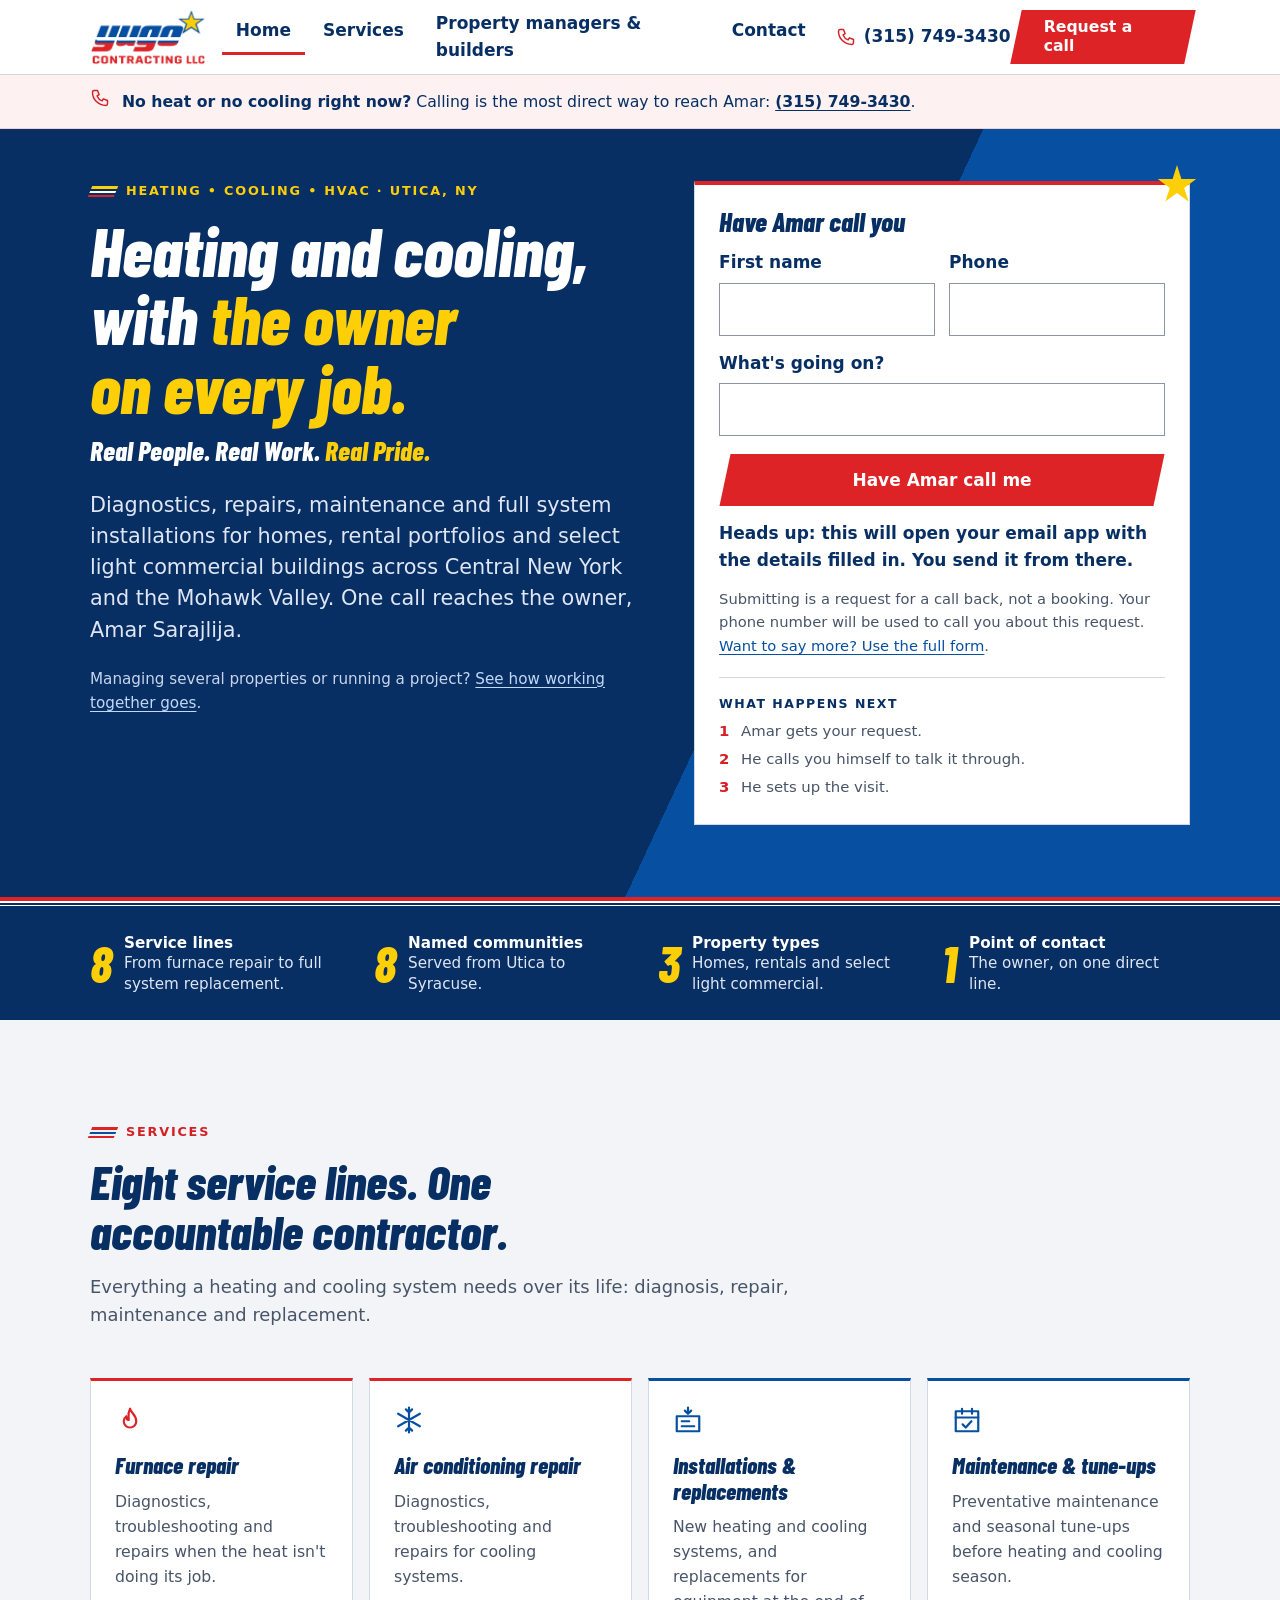
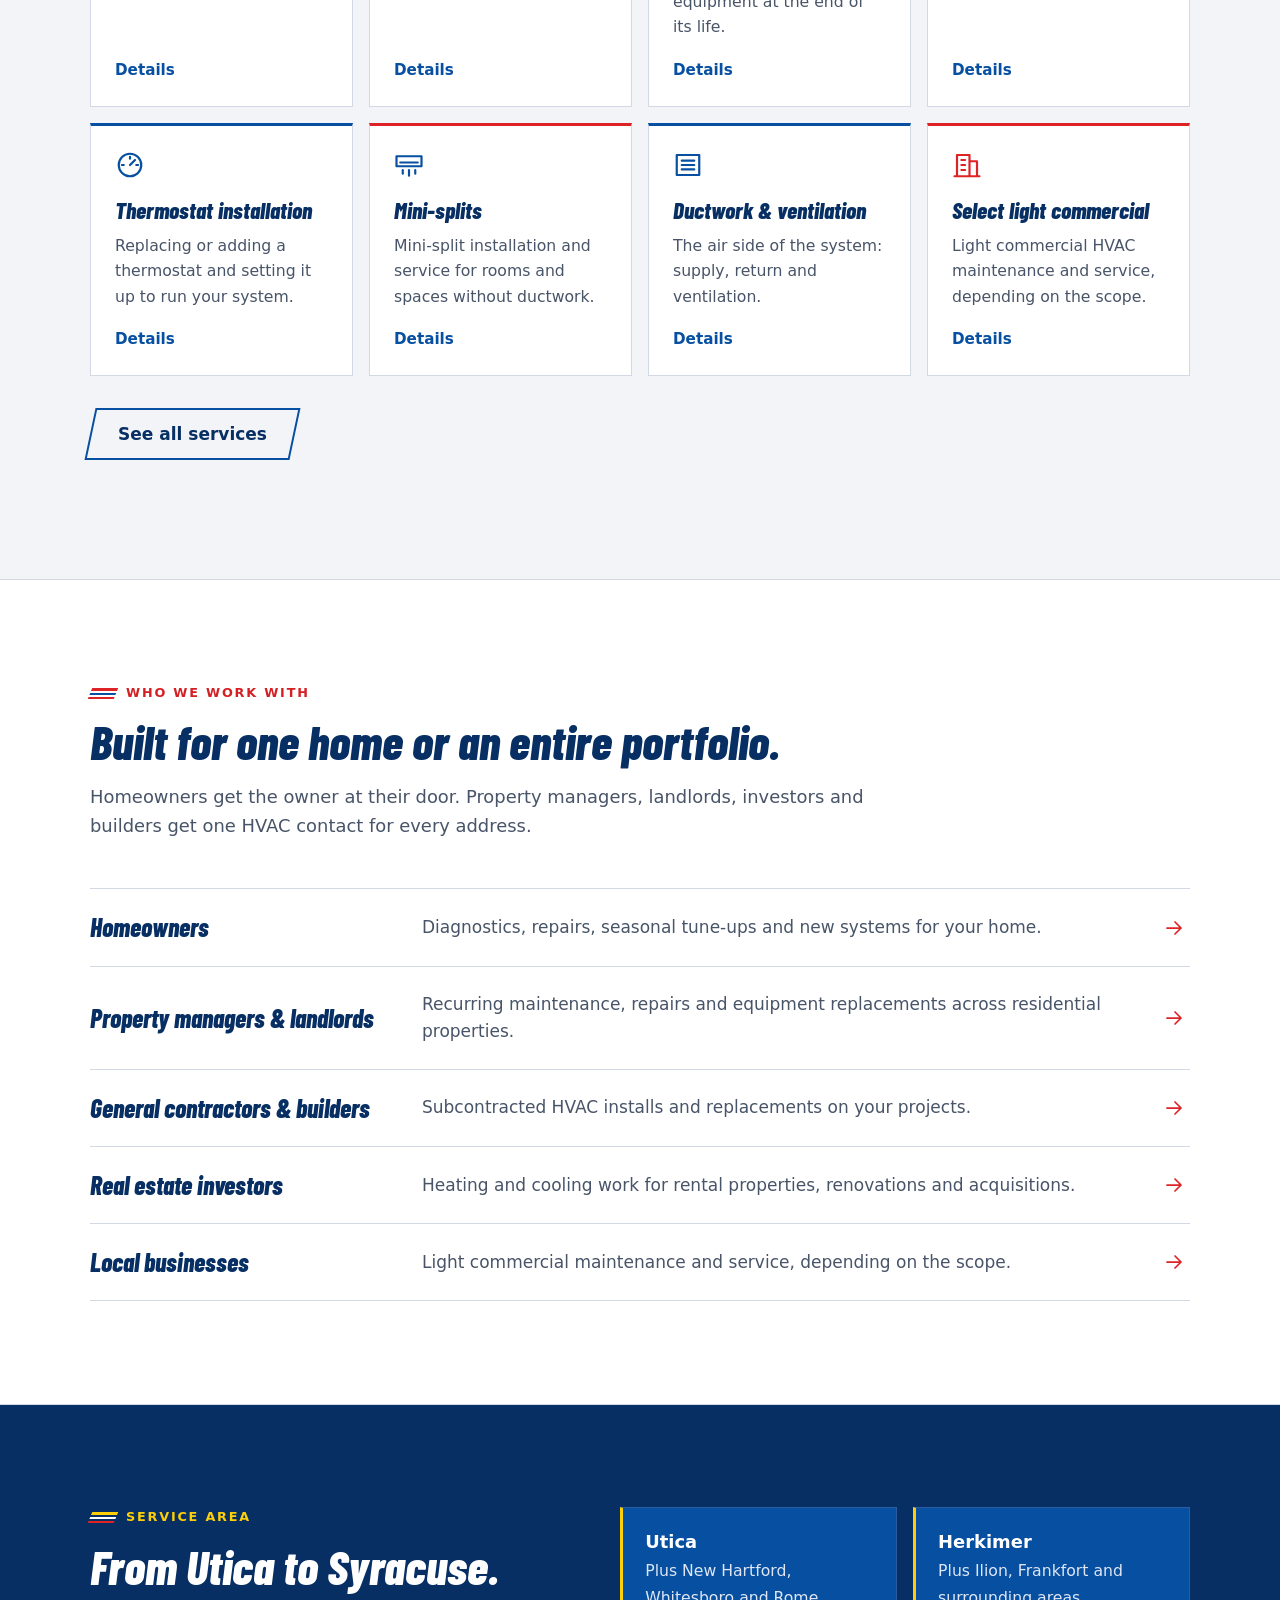
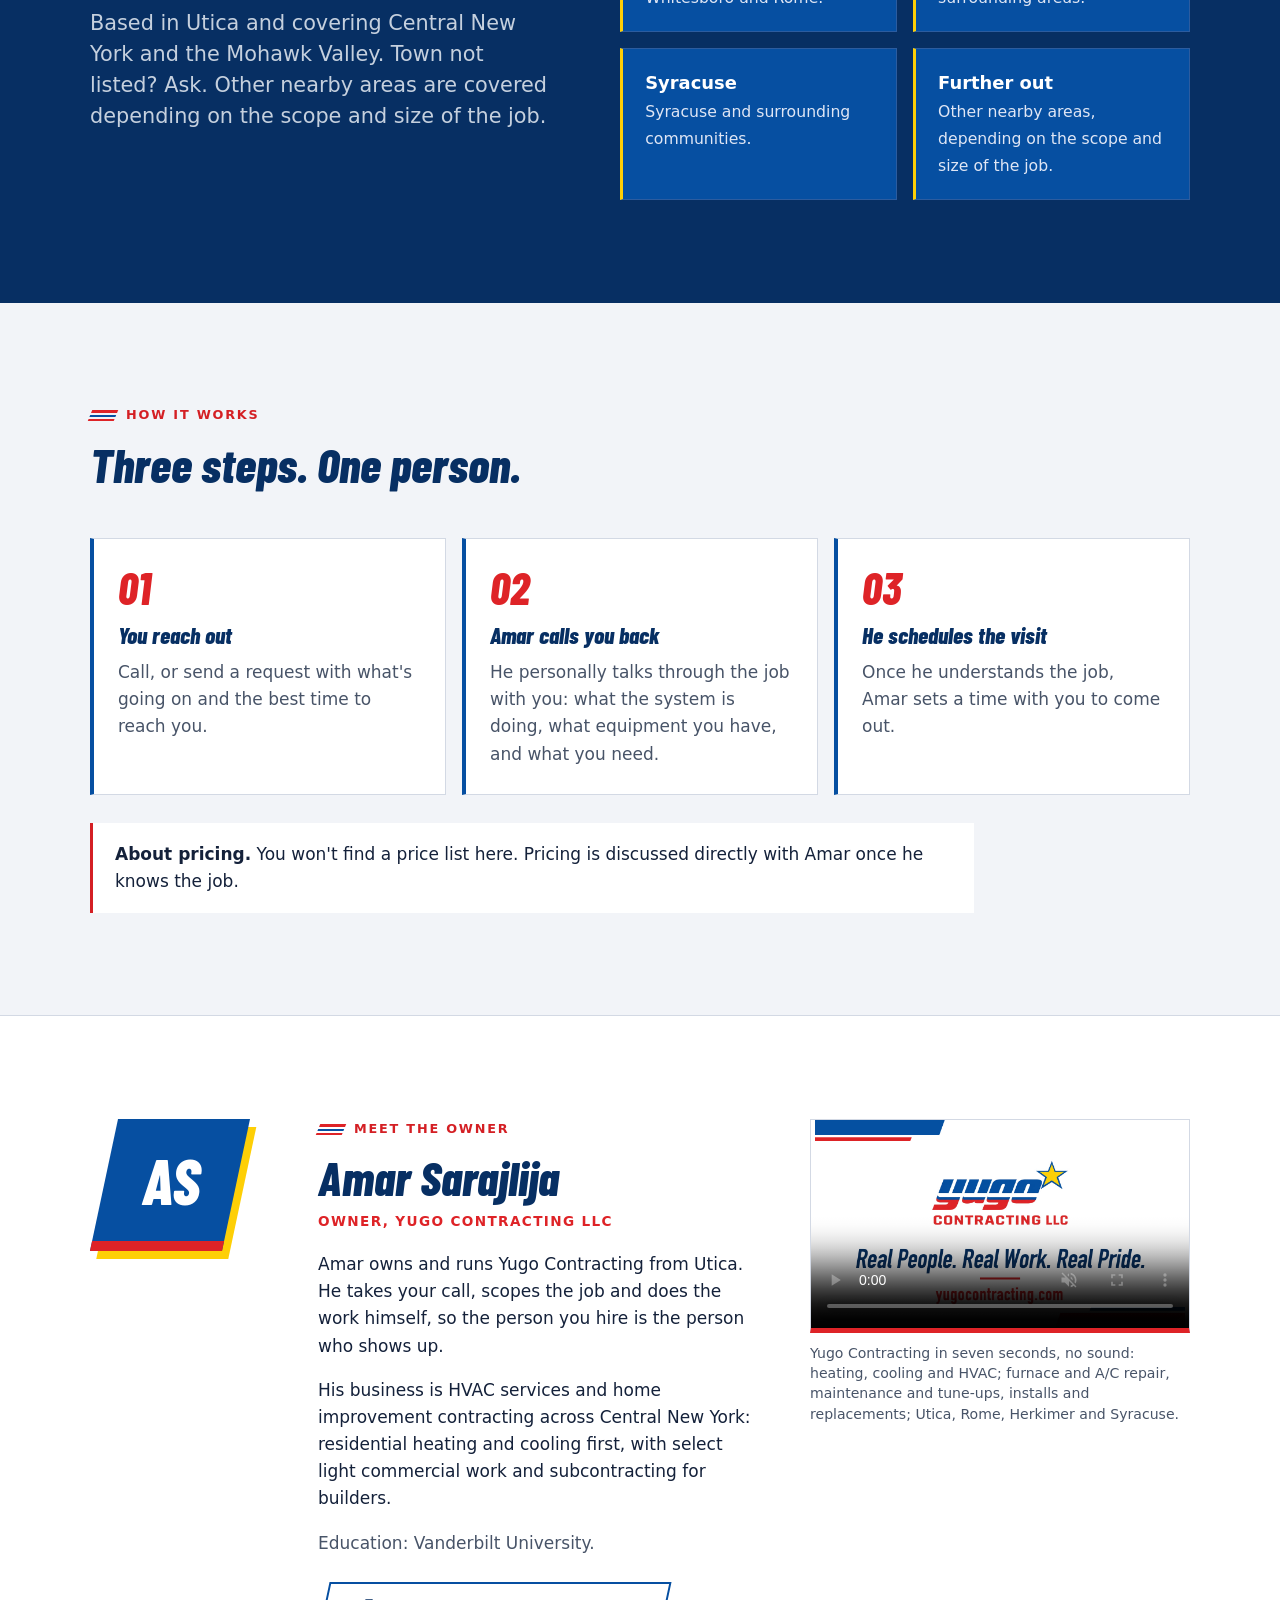
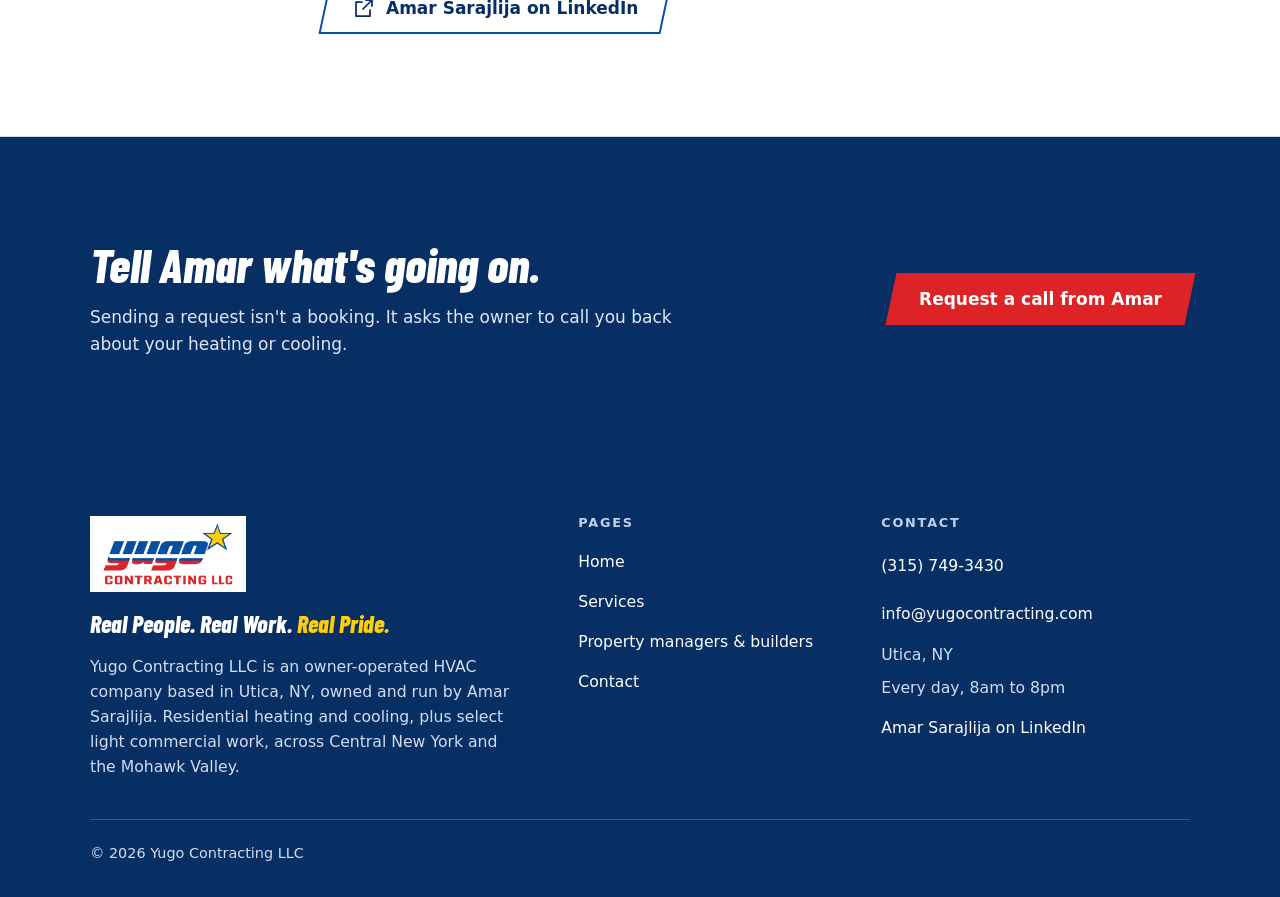
<file: index.html>
<!doctype html>
<html lang="en">
<head>
  <meta charset="utf-8">
  <meta name="viewport" content="width=device-width, initial-scale=1">
  <meta name="theme-color" content="#064fa1">
  <meta name="format-detection" content="telephone=no">
  <meta property="og:type" content="website">
  <meta property="og:site_name" content="Yugo Contracting LLC">
  <link rel="canonical" href="https://www.yugocontracting.com/">
  <meta property="og:url" content="https://www.yugocontracting.com/">
  <meta property="og:image" content="https://www.yugocontracting.com/assets/yugo-promo-poster.jpg">
  <meta property="og:image:width" content="1280">
  <meta property="og:image:height" content="720">
  <meta property="og:image:alt" content="Yugo Contracting LLC logo with the tagline Real People. Real Work. Real Pride.">
  <meta property="og:video" content="https://www.yugocontracting.com/assets/yugo-promo.mp4">
  <meta property="og:video:url" content="https://www.yugocontracting.com/assets/yugo-promo.mp4">
  <meta property="og:video:secure_url" content="https://www.yugocontracting.com/assets/yugo-promo.mp4">
  <meta property="og:video:type" content="video/mp4">
  <meta property="og:video:width" content="1280">
  <meta property="og:video:height" content="720">
  <meta name="twitter:card" content="summary_large_image">
  <meta name="twitter:image" content="https://www.yugocontracting.com/assets/yugo-promo-poster.jpg">
  <link rel="icon" href="assets/favicon.png" type="image/png">
  <link rel="apple-touch-icon" href="assets/apple-touch-icon.png">
  <link rel="preconnect" href="https://fonts.googleapis.com">
  <link rel="preconnect" href="https://fonts.gstatic.com" crossorigin>
  <link rel="stylesheet" href="https://fonts.googleapis.com/css2?family=Barlow+Condensed:ital,wght@1,800&amp;display=swap">
  <link rel="stylesheet" href="assets/styles.css">
  <title>Yugo Contracting | Owner-operated HVAC in Utica, NY</title>
  <meta name="description" content="Yugo Contracting LLC is an owner-operated HVAC company in Utica, NY. Heating and cooling diagnostics, repairs, maintenance and installations across Central New York and the Mohawk Valley.">
  <meta property="og:title" content="Yugo Contracting | Owner-operated HVAC in Utica, NY">
  <meta property="og:description" content="Heating and cooling diagnostics, repairs, maintenance and installations across Central New York and the Mohawk Valley. You deal with the owner.">
  <script type="application/ld+json" id="ld-business">
  {
    "@context": "https://schema.org",
    "@type": "HVACBusiness",
    "name": "Yugo Contracting LLC",
    "description": "Owner-operated HVAC company based in Utica, NY. Residential heating and cooling diagnostics, repairs, maintenance, installations and replacements, and select light commercial HVAC.",
    "founder": { "@type": "Person", "name": "Amar Sarajlija", "jobTitle": "Owner" },
    "address": {
      "@type": "PostalAddress",
      "addressLocality": "Utica",
      "addressRegion": "NY",
      "addressCountry": "US"
    },
    "areaServed": [
      { "@type": "Place", "name": "Utica, NY" },
      { "@type": "Place", "name": "New Hartford, NY" },
      { "@type": "Place", "name": "Whitesboro, NY" },
      { "@type": "Place", "name": "Rome, NY" },
      { "@type": "Place", "name": "Herkimer, NY" },
      { "@type": "Place", "name": "Ilion, NY" },
      { "@type": "Place", "name": "Frankfort, NY" },
      { "@type": "Place", "name": "Syracuse, NY" }
    ]
  }
  </script>
</head>
<body>
  <a class="skip" href="#main">Skip to content</a>

  <svg class="sprite" aria-hidden="true" focusable="false">
    <symbol id="mark" viewBox="0 0 164 62">
      <defs>
        <linearGradient id="yugo-split" gradientUnits="userSpaceOnUse" x1="0" y1="14" x2="0" y2="38">
          <stop offset="0" stop-color="#064fa1"/><stop offset="0.44" stop-color="#064fa1"/>
          <stop offset="0.44" stop-color="#ffffff"/><stop offset="0.5" stop-color="#ffffff"/>
          <stop offset="0.5" stop-color="#de2327"/><stop offset="0.6" stop-color="#de2327"/>
          <stop offset="0.6" stop-color="#ffffff"/><stop offset="0.65" stop-color="#ffffff"/>
          <stop offset="0.65" stop-color="#de2327"/><stop offset="1" stop-color="#de2327"/>
        </linearGradient>
      </defs>
      <text x="77" y="38" text-anchor="middle" textLength="92" lengthAdjust="spacingAndGlyphs" font-family="'Barlow Condensed','Arial Narrow','Helvetica Neue',Arial,sans-serif" font-size="33" font-style="italic" font-weight="800" fill="url(#yugo-split)">YUGO</text>
      <text x="73" y="50.500" text-anchor="middle" textLength="100" lengthAdjust="spacingAndGlyphs" font-family="'Barlow Condensed','Arial Narrow','Helvetica Neue',Arial,sans-serif" font-size="10.500" font-style="italic" font-weight="800" fill="#de2327">CONTRACTING LLC</text>
      <polygon transform="translate(148 12) scale(1.150)" points="0,-10 2.245,-3.090 9.510,-3.090 3.633,1.180 5.880,8.090 0,3.820 -5.880,8.090 -3.633,1.180 -9.510,-3.090 -2.245,-3.090" fill="#fecf06" stroke="#ffffff" stroke-width="1.500" stroke-linejoin="miter"/>
    </symbol>
    <symbol id="i-star" viewBox="-10 -10 20 20"><polygon points="0,-10 2.245,-3.090 9.510,-3.090 3.633,1.180 5.880,8.090 0,3.820 -5.880,8.090 -3.633,1.180 -9.510,-3.090 -2.245,-3.090"/></symbol>
    <symbol id="i-ext" viewBox="0 0 24 24"><path d="M14 4h6v6M20 4l-9 9M18 14v6H4V6h6"/></symbol>
    <symbol id="i-flame" viewBox="0 0 24 24"><path d="M12 3c1 3.500 5 5 5 10a5 5 0 0 1-10 0c0-2 1-3.200 2-4 0 2 1 3 2 3 0-3-1-5 1-9z"/></symbol>
    <symbol id="i-snow" viewBox="0 0 24 24"><path d="M12 2v20M3.300 7l17.400 10M20.700 7 3.300 17M12 6 9.500 3.500M12 6l2.500-2.500M12 18l-2.500 2.500M12 18l2.500 2.500"/></symbol>
    <symbol id="i-system" viewBox="0 0 24 24"><rect x="3" y="9" width="18" height="12"/><path d="M7 13h6M7 17h10M12 2v4.500M9.500 4.500 12 7l2.500-2.500"/></symbol>
    <symbol id="i-calendar" viewBox="0 0 24 24"><rect x="3" y="5" width="18" height="16"/><path d="M3 10h18M8 3v4M16 3v4M8.500 15.500l2.500 2.500 4.500-5"/></symbol>
    <symbol id="i-thermostat" viewBox="0 0 24 24"><circle cx="12" cy="12" r="9"/><path d="M12 12l4-4M12 5.500v1.500M5.500 12H7M17 12h1.500"/></symbol>
    <symbol id="i-split" viewBox="0 0 24 24"><rect x="2" y="5" width="20" height="8"/><path d="M5 10h14M7 16v3M12 16v4.500M17 16v3"/></symbol>
    <symbol id="i-duct" viewBox="0 0 24 24"><rect x="3" y="4" width="18" height="16"/><path d="M7 8.500h10M7 12h10M7 15.500h10"/></symbol>
    <symbol id="i-building" viewBox="0 0 24 24"><path d="M4 21V4h10v17M14 9h6v12M2 21h20M7.500 8h3M7.500 12h3M7.500 16h3"/></symbol>
    <symbol id="i-phone" viewBox="0 0 24 24"><path d="M5 3h4l2 5-2.500 1.500a11 11 0 0 0 6 6L16 13l5 2v4a2 2 0 0 1-2 2A16 16 0 0 1 3 5a2 2 0 0 1 2-2z"/></symbol>
    <symbol id="i-mail" viewBox="0 0 24 24"><rect x="3" y="5" width="18" height="14"/><path d="m3 7 9 6 9-6"/></symbol>
    <symbol id="i-pin" viewBox="0 0 24 24"><path d="M12 21s7-6.200 7-11a7 7 0 0 0-14 0c0 4.800 7 11 7 11z"/><circle cx="12" cy="10" r="2.500"/></symbol>
    <symbol id="i-clock" viewBox="0 0 24 24"><circle cx="12" cy="12" r="9"/><path d="M12 7v5l3 2"/></symbol>
    <symbol id="i-arrow" viewBox="0 0 24 24"><path d="M5 12h14M13 6l6 6-6 6"/></symbol>
    <symbol id="i-check" viewBox="0 0 24 24"><path d="m5 12.500 4.500 4.500L19 7.500"/></symbol>
    <symbol id="i-user" viewBox="0 0 24 24"><circle cx="12" cy="8" r="4"/><path d="M4 21c0-4 3.600-6 8-6s8 2 8 6"/></symbol>
    <symbol id="i-home" viewBox="0 0 24 24"><path d="M3 11.500 12 4l9 7.500M5.500 10v10h13V10M10 20v-6h4v6"/></symbol>
    <symbol id="i-menu" viewBox="0 0 24 24"><path d="M4 7h16M4 12h16M4 17h16"/></symbol>
  </svg>

  <header class="site-header">
    <div class="wrap header-row">
      <a class="brand" href="index.html" aria-label="Yugo Contracting LLC, home" data-logo>
        <img class="brand-img" src="assets/logo-mark.webp" alt="Yugo Contracting LLC" width="480" height="232"><svg class="brand-logo" aria-hidden="true" hidden><use href="#mark"/></svg>
      </a>
      <button class="nav-toggle" type="button" aria-expanded="false" aria-controls="site-nav">
        <svg class="icon" aria-hidden="true"><use href="#i-menu"/></svg>Menu
      </button>
      <nav class="site-nav" id="site-nav" aria-label="Main">
        <ul>
          <li><a href="index.html" aria-current="page">Home</a></li>
          <li><a href="services.html">Services</a></li>
          <li><a href="partners.html">Property managers &amp; builders</a></li>
          <li><a href="contact.html">Contact</a></li>
        </ul>
      </nav>
      <div class="header-actions">
        <a class="header-phone" href="contact.html" data-cfg-href="tel">
          <svg class="icon" aria-hidden="true"><use href="#i-phone"/></svg><span data-cfg="phone">Call</span>
        </a>
        <a class="btn btn-primary btn-small" href="contact.html#request">Request a call</a>
      </div>
    </div>
  </header>

  <main id="main">
    <aside class="down-band" aria-label="If your system is down now">
      <div class="wrap">
        <svg class="icon" aria-hidden="true"><use href="#i-phone"/></svg>
        <p><strong>No heat or no cooling right now?</strong> Calling is the most direct way to reach Amar: <a href="contact.html" data-cfg-href="tel"><span data-cfg="phone">see the contact details</span></a>.</p>
      </div>
    </aside>

    <section class="hero on-dark">
      <div class="wrap hero-grid">
        <div class="hero-head">
          <span class="eyebrow">Heating &bull; Cooling &bull; HVAC &middot; Utica, NY</span>
          <h1>Heating and cooling, with <em>the owner on every job.</em></h1>
          <p class="tagline">Real People. Real Work. <span>Real Pride.</span></p>
        </div>

        <div class="form-panel hero-form" id="quick">
          <h2>Have Amar call you</h2>
          <form data-form="quick-call" action="#quick" method="post">
            <div class="form-alert" role="alert" tabindex="-1" hidden></div>
            <div class="fields">
              <div class="field" data-label-for="name" data-label="First name" data-required>
                <label for="hq-name">First name</label>
                <input type="text" id="hq-name" name="name" autocomplete="given-name" required aria-describedby="hq-name-err">
                <span class="error" id="hq-name-err" data-error-for="name"></span>
              </div>
              <div class="field" data-label-for="phone" data-label="Phone" data-required data-rule="phone">
                <label for="hq-phone">Phone</label>
                <input type="tel" id="hq-phone" name="phone" autocomplete="tel" inputmode="tel" required aria-describedby="hq-phone-err">
                <span class="error" id="hq-phone-err" data-error-for="phone"></span>
              </div>
              <div class="field field-wide" data-label-for="details" data-label="What's going on" data-required>
                <label for="hq-details">What's going on?</label>
                <input type="text" id="hq-details" name="details" required aria-describedby="hq-details-err">
                <span class="error" id="hq-details-err" data-error-for="details"></span>
              </div>
            </div>
            <div class="hp" aria-hidden="true">
              <label for="hq-website">Leave this field empty</label>
              <input type="text" id="hq-website" name="website" tabindex="-1" autocomplete="off">
            </div>
            <div class="form-foot">
              <button class="btn btn-primary" type="submit">Have Amar call me</button>
              <p class="form-mode"></p>
              <p class="fineprint">Submitting is a request for a call back, not a booking. Your phone number will be used to call you about this request. <a href="contact.html#request">Want to say more? Use the full form</a>.</p>
              <noscript><p class="fineprint"><strong>This form needs JavaScript turned on to send.</strong></p></noscript>
            </div>
          </form>

          <div class="form-result" role="status" tabindex="-1" hidden>
            <h3><svg class="icon" aria-hidden="true"><use href="#i-check"/></svg><span data-result-title></span></h3>
            <p data-result-body></p>
            <a class="btn btn-ghost" data-result-mailto href="#quick" hidden>Open the email again</a>
            <details data-result-copy hidden>
              <summary>No email app opened? Copy your request</summary>
              <pre></pre>
            </details>
          </div>
          <div class="next-steps">
            <strong>What happens next</strong>
            <ol>
              <li>Amar gets your request.</li>
              <li>He calls you himself to talk it through.</li>
              <li>He sets up the visit.</li>
            </ol>
          </div>
        </div>

        <div class="hero-rest">
          <p class="lede">Diagnostics, repairs, maintenance and full system installations for homes, rental portfolios and select light commercial buildings across Central New York and the Mohawk Valley. One call reaches the owner, Amar Sarajlija.</p>
          <p class="hero-note">Managing several properties or running a project? <a href="partners.html">See how working together goes</a>.</p>
        </div>
      </div>
      <div class="proof">
        <div class="wrap">
          <ul>
            <li><b>8</b><span><strong>Service lines</strong>From furnace repair to full system replacement.</span></li>
            <li><b>8</b><span><strong>Named communities</strong>Served from Utica to Syracuse.</span></li>
            <li><b>3</b><span><strong>Property types</strong>Homes, rentals and select light commercial.</span></li>
            <li><b>1</b><span><strong>Point of contact</strong>The owner, on one direct line.</span></li>
          </ul>
        </div>
      </div>
    </section>

    <section class="section" aria-labelledby="services-h">
      <div class="wrap">
        <div class="section-head">
          <span class="eyebrow">Services</span>
          <h2 id="services-h">Eight service lines. One accountable contractor.</h2>
          <p>Everything a heating and cooling system needs over its life: diagnosis, repair, maintenance and replacement.</p>
        </div>
        <ul class="grid grid-4">
          <li class="card heat">
            <svg class="icon" aria-hidden="true"><use href="#i-flame"/></svg>
            <h3><a href="services.html#furnace">Furnace repair</a></h3>
            <p>Diagnostics, troubleshooting and repairs when the heat isn't doing its job.</p>
            <span class="more" aria-hidden="true">Details</span>
          </li>
          <li class="card cool">
            <svg class="icon" aria-hidden="true"><use href="#i-snow"/></svg>
            <h3><a href="services.html#air-conditioning">Air conditioning repair</a></h3>
            <p>Diagnostics, troubleshooting and repairs for cooling systems.</p>
            <span class="more" aria-hidden="true">Details</span>
          </li>
          <li class="card">
            <svg class="icon" aria-hidden="true"><use href="#i-system"/></svg>
            <h3><a href="services.html#installations">Installations &amp; replacements</a></h3>
            <p>New heating and cooling systems, and replacements for equipment at the end of its life.</p>
            <span class="more" aria-hidden="true">Details</span>
          </li>
          <li class="card">
            <svg class="icon" aria-hidden="true"><use href="#i-calendar"/></svg>
            <h3><a href="services.html#maintenance">Maintenance &amp; tune-ups</a></h3>
            <p>Preventative maintenance and seasonal tune-ups before heating and cooling season.</p>
            <span class="more" aria-hidden="true">Details</span>
          </li>
          <li class="card">
            <svg class="icon" aria-hidden="true"><use href="#i-thermostat"/></svg>
            <h3><a href="services.html#thermostats">Thermostat installation</a></h3>
            <p>Replacing or adding a thermostat and setting it up to run your system.</p>
            <span class="more" aria-hidden="true">Details</span>
          </li>
          <li class="card cool">
            <svg class="icon" aria-hidden="true"><use href="#i-split"/></svg>
            <h3><a href="services.html#mini-splits">Mini-splits</a></h3>
            <p>Mini-split installation and service for rooms and spaces without ductwork.</p>
            <span class="more" aria-hidden="true">Details</span>
          </li>
          <li class="card">
            <svg class="icon" aria-hidden="true"><use href="#i-duct"/></svg>
            <h3><a href="services.html#ductwork">Ductwork &amp; ventilation</a></h3>
            <p>The air side of the system: supply, return and ventilation.</p>
            <span class="more" aria-hidden="true">Details</span>
          </li>
          <li class="card heat">
            <svg class="icon" aria-hidden="true"><use href="#i-building"/></svg>
            <h3><a href="services.html#light-commercial">Select light commercial</a></h3>
            <p>Light commercial HVAC maintenance and service, depending on the scope.</p>
            <span class="more" aria-hidden="true">Details</span>
          </li>
        </ul>
        <p class="section-foot"><a class="btn btn-ghost" href="services.html">See all services</a></p>
      </div>
    </section>

    <section class="section section-white" aria-labelledby="who-h">
      <div class="wrap">
        <div class="section-head">
          <span class="eyebrow">Who we work with</span>
          <h2 id="who-h">Built for one home or an entire portfolio.</h2>
          <p>Homeowners get the owner at their door. Property managers, landlords, investors and builders get one HVAC contact for every address.</p>
        </div>
        <ul class="audience">
          <li>
            <h3><a href="services.html">Homeowners</a></h3>
            <p>Diagnostics, repairs, seasonal tune-ups and new systems for your home.</p>
            <svg class="icon arrow" aria-hidden="true"><use href="#i-arrow"/></svg>
          </li>
          <li>
            <h3><a href="partners.html#property-managers">Property managers &amp; landlords</a></h3>
            <p>Recurring maintenance, repairs and equipment replacements across residential properties.</p>
            <svg class="icon arrow" aria-hidden="true"><use href="#i-arrow"/></svg>
          </li>
          <li>
            <h3><a href="partners.html#builders">General contractors &amp; builders</a></h3>
            <p>Subcontracted HVAC installs and replacements on your projects.</p>
            <svg class="icon arrow" aria-hidden="true"><use href="#i-arrow"/></svg>
          </li>
          <li>
            <h3><a href="partners.html#investors">Real estate investors</a></h3>
            <p>Heating and cooling work for rental properties, renovations and acquisitions.</p>
            <svg class="icon arrow" aria-hidden="true"><use href="#i-arrow"/></svg>
          </li>
          <li>
            <h3><a href="partners.html#businesses">Local businesses</a></h3>
            <p>Light commercial maintenance and service, depending on the scope.</p>
            <svg class="icon arrow" aria-hidden="true"><use href="#i-arrow"/></svg>
          </li>
        </ul>
      </div>
    </section>

    <section class="section on-dark" aria-labelledby="area-h">
      <div class="wrap area-grid">
        <div>
          <span class="eyebrow">Service area</span>
          <h2 id="area-h">From Utica to Syracuse.</h2>
          <p class="lede" style="color:#c5d0de;margin-top:16px">Based in Utica and covering Central New York and the Mohawk Valley. Town not listed? Ask. Other nearby areas are covered depending on the scope and size of the job.</p>
        </div>
        <ul class="area-groups">
          <li><strong>Utica</strong><span>Plus New Hartford, Whitesboro and Rome.</span></li>
          <li><strong>Herkimer</strong><span>Plus Ilion, Frankfort and surrounding areas.</span></li>
          <li><strong>Syracuse</strong><span>Syracuse and surrounding communities.</span></li>
          <li><strong>Further out</strong><span>Other nearby areas, depending on the scope and size of the job.</span></li>
        </ul>
      </div>
    </section>

    <section class="section" aria-labelledby="how-h">
      <div class="wrap">
        <div class="section-head">
          <span class="eyebrow">How it works</span>
          <h2 id="how-h">Three steps. One person.</h2>
        </div>
        <ol class="steps">
          <li>
            <h3>You reach out</h3>
            <p>Call, or send a request with what's going on and the best time to reach you.</p>
          </li>
          <li>
            <h3>Amar calls you back</h3>
            <p>He personally talks through the job with you: what the system is doing, what equipment you have, and what you need.</p>
          </li>
          <li>
            <h3>He schedules the visit</h3>
            <p>Once he understands the job, Amar sets a time with you to come out.</p>
          </li>
        </ol>
        <p class="aside-note"><strong>About pricing.</strong> You won't find a price list here. Pricing is discussed directly with Amar once he knows the job.</p>
      </div>
    </section>

    <section class="section section-white" data-slot="credentials" aria-labelledby="cred-h" hidden>
      <div class="wrap">
        <div class="section-head">
          <span class="eyebrow"></span>
          <h2 id="cred-h"></h2>
        </div>
        <ul class="cred-list"></ul>
      </div>
    </section>

    <section class="section" data-slot="reviews" aria-labelledby="reviews-h" hidden>
      <div class="wrap">
        <div class="section-head">
          <span class="eyebrow"></span>
          <h2 id="reviews-h"></h2>
        </div>
        <ul class="grid grid-3 review-list"></ul>
        <p class="section-foot" data-show-if="googleReviewsUrl" hidden><a class="btn btn-ghost" href="contact.html" data-cfg-href="googleReviewsUrl" target="_blank" rel="noopener" data-slot-link></a></p>
      </div>
    </section>

    <section class="section section-white" data-slot="projects" aria-labelledby="projects-h" hidden>
      <div class="wrap">
        <div class="section-head">
          <span class="eyebrow"></span>
          <h2 id="projects-h"></h2>
        </div>
        <ul class="grid grid-3 project-list"></ul>
      </div>
    </section>

    <section class="section section-white" id="owner" aria-labelledby="owner-h">
      <div class="wrap owner-grid">
        <div class="owner-badge" aria-hidden="true"><span>AS</span></div>
        <div class="owner-copy">
          <span class="eyebrow">Meet the owner</span>
          <h2 id="owner-h">Amar Sarajlija</h2>
          <p class="owner-role">Owner, Yugo Contracting LLC</p>
          <p>Amar owns and runs Yugo Contracting from Utica. He takes your call, scopes the job and does the work himself, so the person you hire is the person who shows up.</p>
          <p>His business is HVAC services and home improvement contracting across Central New York: residential heating and cooling first, with select light commercial work and subcontracting for builders.</p>
          <p class="owner-edu" data-show-if="ownerEducation" hidden>Education: <span data-cfg="ownerEducation"></span>.</p>
          <a class="btn btn-ghost" href="contact.html" data-cfg-href="linkedin" data-show-if="linkedin" target="_blank" rel="noopener" hidden><svg class="icon" aria-hidden="true"><use href="#i-ext"/></svg>Amar Sarajlija on LinkedIn<span class="sr-only"> (opens in a new tab)</span></a>
        </div>
        <figure class="promo">
          <video muted playsinline loop controls preload="metadata" poster="assets/yugo-promo-poster.jpg" width="1280" height="720" aria-label="Yugo Contracting in seven seconds. No sound." data-autoplay>
            <source src="assets/yugo-promo.mp4" type="video/mp4">
          </video>
          <figcaption>Yugo Contracting in seven seconds, no sound: heating, cooling and HVAC; furnace and A/C repair, maintenance and tune-ups, installs and replacements; Utica, Rome, Herkimer and Syracuse.</figcaption>
        </figure>
      </div>
    </section>

    <section class="section on-dark" aria-labelledby="band-h">
      <div class="wrap band-grid">
        <div>
          <h2 id="band-h">Tell Amar what's going on.</h2>
          <p>Sending a request isn't a booking. It asks the owner to call you back about your heating or cooling.</p>
        </div>
        <div class="band-actions">
          <a class="btn btn-primary" href="contact.html#request">Request a call from Amar</a>
        </div>
      </div>
    </section>
  </main>

  <footer class="site-footer">
    <div class="wrap">
      <div class="footer-grid">
        <div class="footer-about">
          <a class="brand" href="index.html" aria-label="Yugo Contracting LLC, home" data-logo>
            <img class="brand-img" src="assets/logo-mark.webp" alt="Yugo Contracting LLC" width="480" height="232"><svg class="brand-logo" aria-hidden="true" hidden><use href="#mark"/></svg>
          </a>
          <p class="tagline">Real People. Real Work. <span>Real Pride.</span></p>
          <p>Yugo Contracting LLC is an owner-operated HVAC company based in Utica, NY, owned and run by Amar Sarajlija. Residential heating and cooling, plus select light commercial work, across Central New York and the Mohawk Valley.</p>
        </div>
        <nav aria-label="Footer">
          <h2>Pages</h2>
          <ul>
            <li><a href="index.html" aria-current="page">Home</a></li>
            <li><a href="services.html">Services</a></li>
            <li><a href="partners.html">Property managers &amp; builders</a></li>
            <li><a href="contact.html">Contact</a></li>
          </ul>
        </nav>
        <div class="footer-contact">
          <h2>Contact</h2>
          <ul>
            <li><a href="contact.html" data-cfg-href="tel"><span data-cfg="phone">Contact page</span></a></li>
            <li><a href="contact.html" data-cfg-href="mailto"><span data-cfg="email">Send a request</span></a></li>
            <li data-cfg="address">Utica, NY</li>
            <li data-cfg="hours"></li>
            <li data-show-if="linkedin" hidden><a href="contact.html" data-cfg-href="linkedin" target="_blank" rel="noopener">Amar Sarajlija on LinkedIn<span class="sr-only"> (opens in a new tab)</span></a></li>
          </ul>
        </div>
      </div>
      <div class="footer-base">
        <p>&copy; <span data-year></span> Yugo Contracting LLC</p>
        <p data-cfg="license" hidden></p>
      </div>
    </div>
  </footer>

  <nav class="action-bar" aria-label="Quick contact">
    <a href="contact.html" data-cfg-href="tel"><svg class="icon" aria-hidden="true"><use href="#i-phone"/></svg><span data-cfg="phone">Contact</span></a>
    <a href="contact.html#request">Request a call</a>
  </nav>

  <script src="assets/site.js"></script>
</body>
</html>
</file>
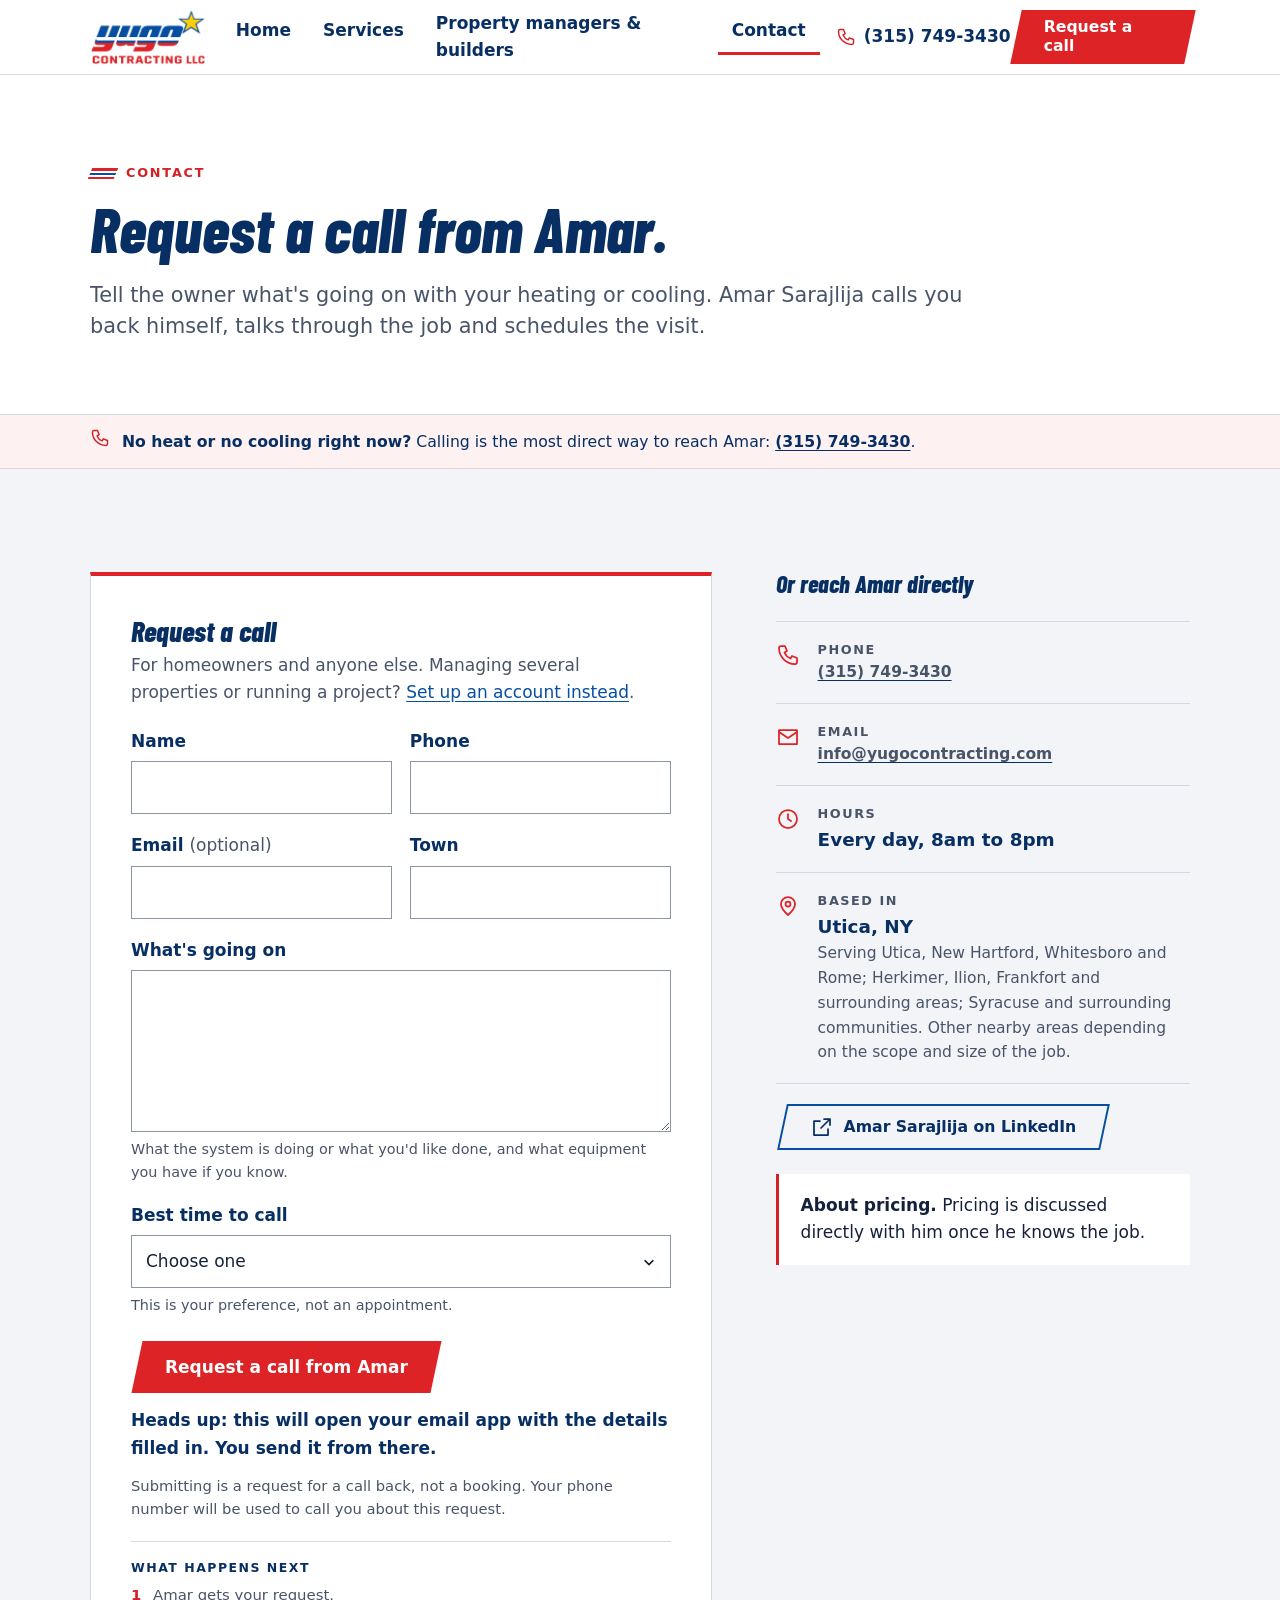
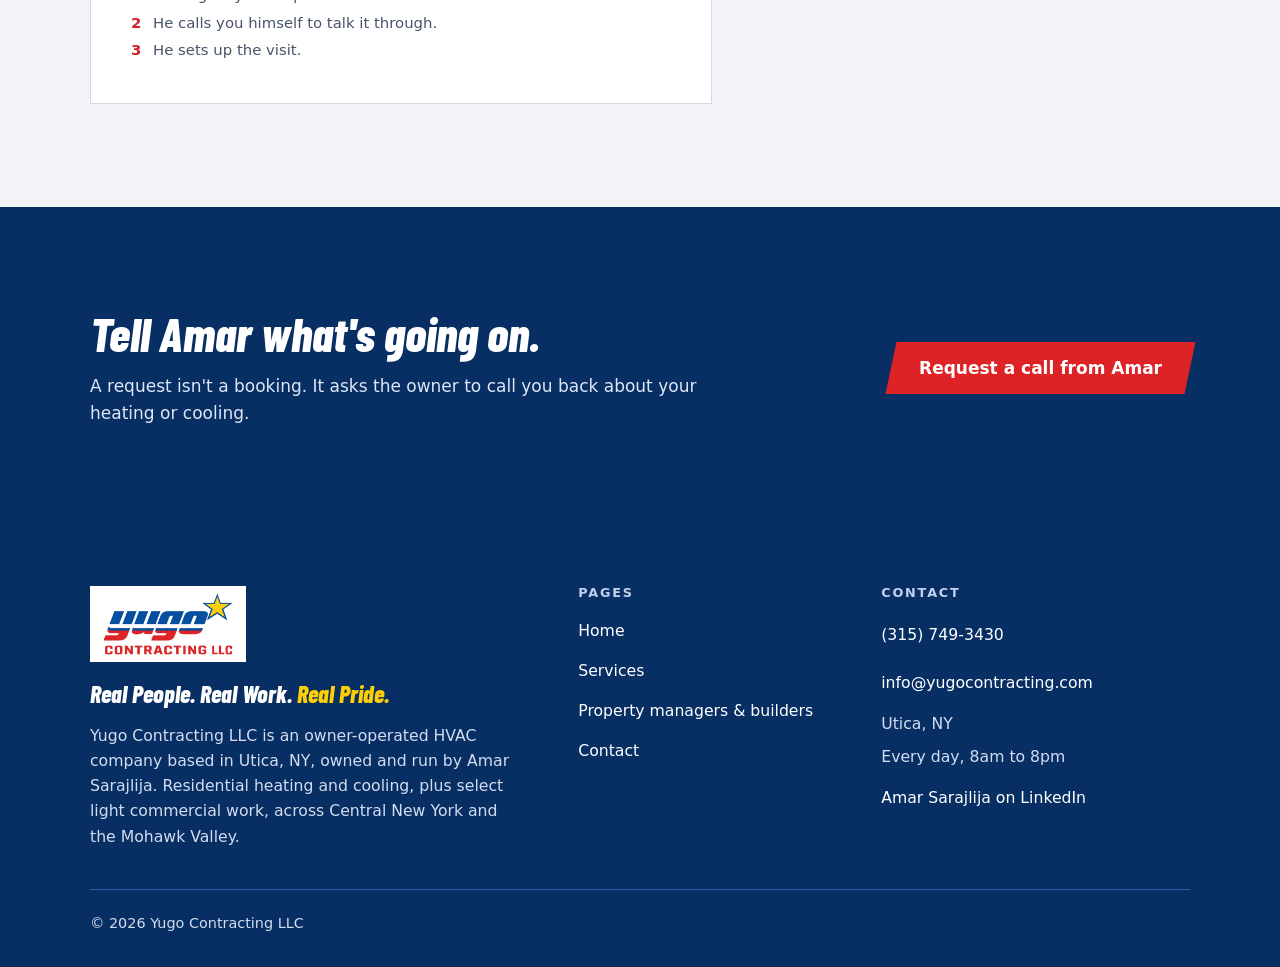
<file: contact.html>
<!doctype html>
<html lang="en">
<head>
  <meta charset="utf-8">
  <meta name="viewport" content="width=device-width, initial-scale=1">
  <meta name="theme-color" content="#064fa1">
  <meta name="format-detection" content="telephone=no">
  <meta property="og:type" content="website">
  <meta property="og:site_name" content="Yugo Contracting LLC">
  <link rel="canonical" href="https://www.yugocontracting.com/contact.html">
  <meta property="og:url" content="https://www.yugocontracting.com/contact.html">
  <meta property="og:image" content="https://www.yugocontracting.com/assets/yugo-promo-poster.jpg">
  <meta property="og:image:width" content="1280">
  <meta property="og:image:height" content="720">
  <meta property="og:image:alt" content="Yugo Contracting LLC logo with the tagline Real People. Real Work. Real Pride.">
  <meta property="og:video" content="https://www.yugocontracting.com/assets/yugo-promo.mp4">
  <meta property="og:video:url" content="https://www.yugocontracting.com/assets/yugo-promo.mp4">
  <meta property="og:video:secure_url" content="https://www.yugocontracting.com/assets/yugo-promo.mp4">
  <meta property="og:video:type" content="video/mp4">
  <meta property="og:video:width" content="1280">
  <meta property="og:video:height" content="720">
  <meta name="twitter:card" content="summary_large_image">
  <meta name="twitter:image" content="https://www.yugocontracting.com/assets/yugo-promo-poster.jpg">
  <link rel="icon" href="assets/favicon.png" type="image/png">
  <link rel="apple-touch-icon" href="assets/apple-touch-icon.png">
  <link rel="preconnect" href="https://fonts.googleapis.com">
  <link rel="preconnect" href="https://fonts.gstatic.com" crossorigin>
  <link rel="stylesheet" href="https://fonts.googleapis.com/css2?family=Barlow+Condensed:ital,wght@1,800&amp;display=swap">
  <link rel="stylesheet" href="assets/styles.css">
  <title>Request a call from Amar | Yugo Contracting, Utica, NY</title>
  <meta name="description" content="Request a call back from Amar, the owner of Yugo Contracting LLC, about heating or cooling work in Utica, Rome, Herkimer, Syracuse and surrounding areas.">
  <meta property="og:title" content="Request a call from Amar | Yugo Contracting">
  <meta property="og:description" content="Tell Amar what's going on with your heating or cooling. He calls you back himself, then schedules the visit.">
</head>
<body>
  <a class="skip" href="#main">Skip to content</a>

  <svg class="sprite" aria-hidden="true" focusable="false">
    <symbol id="mark" viewBox="0 0 164 62">
      <defs>
        <linearGradient id="yugo-split" gradientUnits="userSpaceOnUse" x1="0" y1="14" x2="0" y2="38">
          <stop offset="0" stop-color="#064fa1"/><stop offset="0.44" stop-color="#064fa1"/>
          <stop offset="0.44" stop-color="#ffffff"/><stop offset="0.5" stop-color="#ffffff"/>
          <stop offset="0.5" stop-color="#de2327"/><stop offset="0.6" stop-color="#de2327"/>
          <stop offset="0.6" stop-color="#ffffff"/><stop offset="0.65" stop-color="#ffffff"/>
          <stop offset="0.65" stop-color="#de2327"/><stop offset="1" stop-color="#de2327"/>
        </linearGradient>
      </defs>
      <text x="77" y="38" text-anchor="middle" textLength="92" lengthAdjust="spacingAndGlyphs" font-family="'Barlow Condensed','Arial Narrow','Helvetica Neue',Arial,sans-serif" font-size="33" font-style="italic" font-weight="800" fill="url(#yugo-split)">YUGO</text>
      <text x="73" y="50.500" text-anchor="middle" textLength="100" lengthAdjust="spacingAndGlyphs" font-family="'Barlow Condensed','Arial Narrow','Helvetica Neue',Arial,sans-serif" font-size="10.500" font-style="italic" font-weight="800" fill="#de2327">CONTRACTING LLC</text>
      <polygon transform="translate(148 12) scale(1.150)" points="0,-10 2.245,-3.090 9.510,-3.090 3.633,1.180 5.880,8.090 0,3.820 -5.880,8.090 -3.633,1.180 -9.510,-3.090 -2.245,-3.090" fill="#fecf06" stroke="#ffffff" stroke-width="1.500" stroke-linejoin="miter"/>
    </symbol>
    <symbol id="i-star" viewBox="-10 -10 20 20"><polygon points="0,-10 2.245,-3.090 9.510,-3.090 3.633,1.180 5.880,8.090 0,3.820 -5.880,8.090 -3.633,1.180 -9.510,-3.090 -2.245,-3.090"/></symbol>
    <symbol id="i-ext" viewBox="0 0 24 24"><path d="M14 4h6v6M20 4l-9 9M18 14v6H4V6h6"/></symbol>
    <symbol id="i-flame" viewBox="0 0 24 24"><path d="M12 3c1 3.500 5 5 5 10a5 5 0 0 1-10 0c0-2 1-3.200 2-4 0 2 1 3 2 3 0-3-1-5 1-9z"/></symbol>
    <symbol id="i-snow" viewBox="0 0 24 24"><path d="M12 2v20M3.300 7l17.400 10M20.700 7 3.300 17M12 6 9.500 3.500M12 6l2.500-2.500M12 18l-2.500 2.500M12 18l2.500 2.500"/></symbol>
    <symbol id="i-system" viewBox="0 0 24 24"><rect x="3" y="9" width="18" height="12"/><path d="M7 13h6M7 17h10M12 2v4.500M9.500 4.500 12 7l2.500-2.500"/></symbol>
    <symbol id="i-calendar" viewBox="0 0 24 24"><rect x="3" y="5" width="18" height="16"/><path d="M3 10h18M8 3v4M16 3v4M8.500 15.500l2.500 2.500 4.500-5"/></symbol>
    <symbol id="i-thermostat" viewBox="0 0 24 24"><circle cx="12" cy="12" r="9"/><path d="M12 12l4-4M12 5.500v1.500M5.500 12H7M17 12h1.500"/></symbol>
    <symbol id="i-split" viewBox="0 0 24 24"><rect x="2" y="5" width="20" height="8"/><path d="M5 10h14M7 16v3M12 16v4.500M17 16v3"/></symbol>
    <symbol id="i-duct" viewBox="0 0 24 24"><rect x="3" y="4" width="18" height="16"/><path d="M7 8.500h10M7 12h10M7 15.500h10"/></symbol>
    <symbol id="i-building" viewBox="0 0 24 24"><path d="M4 21V4h10v17M14 9h6v12M2 21h20M7.500 8h3M7.500 12h3M7.500 16h3"/></symbol>
    <symbol id="i-phone" viewBox="0 0 24 24"><path d="M5 3h4l2 5-2.500 1.500a11 11 0 0 0 6 6L16 13l5 2v4a2 2 0 0 1-2 2A16 16 0 0 1 3 5a2 2 0 0 1 2-2z"/></symbol>
    <symbol id="i-mail" viewBox="0 0 24 24"><rect x="3" y="5" width="18" height="14"/><path d="m3 7 9 6 9-6"/></symbol>
    <symbol id="i-pin" viewBox="0 0 24 24"><path d="M12 21s7-6.200 7-11a7 7 0 0 0-14 0c0 4.800 7 11 7 11z"/><circle cx="12" cy="10" r="2.500"/></symbol>
    <symbol id="i-clock" viewBox="0 0 24 24"><circle cx="12" cy="12" r="9"/><path d="M12 7v5l3 2"/></symbol>
    <symbol id="i-arrow" viewBox="0 0 24 24"><path d="M5 12h14M13 6l6 6-6 6"/></symbol>
    <symbol id="i-check" viewBox="0 0 24 24"><path d="m5 12.500 4.500 4.500L19 7.500"/></symbol>
    <symbol id="i-user" viewBox="0 0 24 24"><circle cx="12" cy="8" r="4"/><path d="M4 21c0-4 3.600-6 8-6s8 2 8 6"/></symbol>
    <symbol id="i-home" viewBox="0 0 24 24"><path d="M3 11.500 12 4l9 7.500M5.500 10v10h13V10M10 20v-6h4v6"/></symbol>
    <symbol id="i-menu" viewBox="0 0 24 24"><path d="M4 7h16M4 12h16M4 17h16"/></symbol>
  </svg>

  <header class="site-header">
    <div class="wrap header-row">
      <a class="brand" href="index.html" aria-label="Yugo Contracting LLC, home" data-logo>
        <img class="brand-img" src="assets/logo-mark.webp" alt="Yugo Contracting LLC" width="480" height="232"><svg class="brand-logo" aria-hidden="true" hidden><use href="#mark"/></svg>
      </a>
      <button class="nav-toggle" type="button" aria-expanded="false" aria-controls="site-nav">
        <svg class="icon" aria-hidden="true"><use href="#i-menu"/></svg>Menu
      </button>
      <nav class="site-nav" id="site-nav" aria-label="Main">
        <ul>
          <li><a href="index.html">Home</a></li>
          <li><a href="services.html">Services</a></li>
          <li><a href="partners.html">Property managers &amp; builders</a></li>
          <li><a href="contact.html" aria-current="page">Contact</a></li>
        </ul>
      </nav>
      <div class="header-actions">
        <a class="header-phone" href="contact.html" data-cfg-href="tel">
          <svg class="icon" aria-hidden="true"><use href="#i-phone"/></svg><span data-cfg="phone">Call</span>
        </a>
        <a class="btn btn-primary btn-small" href="contact.html#request">Request a call</a>
      </div>
    </div>
  </header>

  <main id="main">
    <section class="page-hero">
      <div class="wrap">
        <span class="eyebrow">Contact</span>
        <h1>Request a call from Amar.</h1>
        <p class="lede">Tell the owner what's going on with your heating or cooling. Amar Sarajlija calls you back himself, talks through the job and schedules the visit.</p>
      </div>
    </section>

    <aside class="down-band" aria-label="If your system is down now">
      <div class="wrap">
        <svg class="icon" aria-hidden="true"><use href="#i-phone"/></svg>
        <p><strong>No heat or no cooling right now?</strong> Calling is the most direct way to reach Amar: <a href="#direct-h" data-cfg-href="tel"><span data-cfg="phone">see the contact details</span></a>.</p>
      </div>
    </aside>

    <section class="section" id="request" aria-labelledby="request-h">
      <div class="wrap form-layout flip">
        <div class="form-panel">
          <h2 id="request-h">Request a call</h2>
          <p class="form-intro">For homeowners and anyone else. Managing several properties or running a project? <a href="partners.html#account">Set up an account instead</a>.</p>

          <form data-form="request-call" action="#request" method="post">
            <div class="form-alert" role="alert" tabindex="-1" hidden></div>
            <div class="fields">
              <div class="field" data-label-for="name" data-label="Name" data-required>
                <label for="rc-name">Name</label>
                <input type="text" id="rc-name" name="name" autocomplete="name" required aria-describedby="rc-name-err">
                <span class="error" id="rc-name-err" data-error-for="name"></span>
              </div>
              <div class="field" data-label-for="phone" data-label="Phone" data-required data-rule="phone">
                <label for="rc-phone">Phone</label>
                <input type="tel" id="rc-phone" name="phone" autocomplete="tel" inputmode="tel" required aria-describedby="rc-phone-err">
                <span class="error" id="rc-phone-err" data-error-for="phone"></span>
              </div>
              <div class="field" data-label-for="email" data-label="Email" data-rule="email">
                <label for="rc-email">Email <span class="opt">(optional)</span></label>
                <input type="email" id="rc-email" name="email" autocomplete="email" aria-describedby="rc-email-err">
                <span class="error" id="rc-email-err" data-error-for="email"></span>
              </div>
              <div class="field" data-label-for="town" data-label="Town" data-required>
                <label for="rc-town">Town</label>
                <input type="text" id="rc-town" name="town" autocomplete="address-level2" list="rc-towns" required aria-describedby="rc-town-err">
                <datalist id="rc-towns">
                  <option value="Utica"></option>
                  <option value="New Hartford"></option>
                  <option value="Whitesboro"></option>
                  <option value="Rome"></option>
                  <option value="Herkimer"></option>
                  <option value="Ilion"></option>
                  <option value="Frankfort"></option>
                  <option value="Syracuse"></option>
                </datalist>
                <span class="error" id="rc-town-err" data-error-for="town"></span>
              </div>
              <div class="field field-wide" data-label-for="details" data-label="What's going on" data-required>
                <label for="rc-details">What's going on</label>
                <textarea id="rc-details" name="details" rows="5" required aria-describedby="rc-details-hint rc-details-err"></textarea>
                <span class="hint" id="rc-details-hint">What the system is doing or what you'd like done, and what equipment you have if you know.</span>
                <span class="error" id="rc-details-err" data-error-for="details"></span>
              </div>
              <div class="field field-wide" data-label-for="best_time" data-label="Best time to call" data-required>
                <label for="rc-time">Best time to call</label>
                <select id="rc-time" name="best_time" required aria-describedby="rc-time-hint rc-time-err">
                  <option value="">Choose one</option>
                  <option>No preference</option>
                  <option>Morning</option>
                  <option>Afternoon</option>
                </select>
                <span class="hint" id="rc-time-hint">This is your preference, not an appointment.</span>
                <span class="error" id="rc-time-err" data-error-for="best_time"></span>
              </div>
            </div>
            <div class="hp" aria-hidden="true">
              <label for="rc-website">Leave this field empty</label>
              <input type="text" id="rc-website" name="website" tabindex="-1" autocomplete="off">
            </div>
            <div class="form-foot">
              <button class="btn btn-primary" type="submit">Request a call from Amar</button>
              <p class="form-mode"></p>
              <p class="fineprint">Submitting is a request for a call back, not a booking. Your phone number will be used to call you about this request.</p>
              <noscript><p class="fineprint"><strong>This form needs JavaScript turned on to send.</strong></p></noscript>
            </div>
          </form>

          <div class="form-result" role="status" tabindex="-1" hidden>
            <h3><svg class="icon" aria-hidden="true"><use href="#i-check"/></svg><span data-result-title></span></h3>
            <p data-result-body></p>
            <a class="btn btn-ghost" data-result-mailto href="#request" hidden>Open the email again</a>
            <details data-result-copy hidden>
              <summary>No email app opened? Copy your request</summary>
              <pre></pre>
            </details>
          </div>
          <div class="next-steps">
            <strong>What happens next</strong>
            <ol>
              <li>Amar gets your request.</li>
              <li>He calls you himself to talk it through.</li>
              <li>He sets up the visit.</li>
            </ol>
          </div>
        </div>

        <aside aria-labelledby="direct-h">
          <h2 id="direct-h" style="font-size:1.5rem">Or reach Amar directly</h2>
          <ul class="contact-list">
            <li>
              <svg class="icon" aria-hidden="true"><use href="#i-phone"/></svg>
              <div><small>Phone</small><a href="#request" data-cfg-href="tel"><span data-cfg="phone">Use the form on this page</span></a></div>
            </li>
            <li>
              <svg class="icon" aria-hidden="true"><use href="#i-mail"/></svg>
              <div><small>Email</small><a href="#request" data-cfg-href="mailto"><span data-cfg="email">Use the form on this page</span></a></div>
            </li>
            <li>
              <svg class="icon" aria-hidden="true"><use href="#i-clock"/></svg>
              <div><small>Hours</small><b data-cfg="hours">Ask when you call</b></div>
            </li>
            <li>
              <svg class="icon" aria-hidden="true"><use href="#i-pin"/></svg>
              <div><small>Based in</small><b data-cfg="address">Utica, NY</b>
                <span>Serving Utica, New Hartford, Whitesboro and Rome; Herkimer, Ilion, Frankfort and surrounding areas; Syracuse and surrounding communities. Other nearby areas depending on the scope and size of the job.</span></div>
            </li>
          </ul>
          <p data-show-if="linkedin" hidden style="margin:20px 0 0 6px"><a class="btn btn-ghost btn-small" href="#request" data-cfg-href="linkedin" target="_blank" rel="noopener"><svg class="icon" aria-hidden="true"><use href="#i-ext"/></svg>Amar Sarajlija on LinkedIn<span class="sr-only"> (opens in a new tab)</span></a></p>
          <p class="aside-note" style="margin-top:24px"><strong>About pricing.</strong> Pricing is discussed directly with him once he knows the job.</p>
        </aside>
      </div>
    </section>

    <section class="section on-dark" aria-labelledby="band-h">
      <div class="wrap band-grid">
        <div>
          <h2 id="band-h">Tell Amar what's going on.</h2>
          <p>A request isn't a booking. It asks the owner to call you back about your heating or cooling.</p>
        </div>
        <div class="band-actions">
          <a class="btn btn-primary" href="#request">Request a call from Amar</a>
        </div>
      </div>
    </section>
  </main>

  <footer class="site-footer">
    <div class="wrap">
      <div class="footer-grid">
        <div class="footer-about">
          <a class="brand" href="index.html" aria-label="Yugo Contracting LLC, home" data-logo>
            <img class="brand-img" src="assets/logo-mark.webp" alt="Yugo Contracting LLC" width="480" height="232"><svg class="brand-logo" aria-hidden="true" hidden><use href="#mark"/></svg>
          </a>
          <p class="tagline">Real People. Real Work. <span>Real Pride.</span></p>
          <p>Yugo Contracting LLC is an owner-operated HVAC company based in Utica, NY, owned and run by Amar Sarajlija. Residential heating and cooling, plus select light commercial work, across Central New York and the Mohawk Valley.</p>
        </div>
        <nav aria-label="Footer">
          <h2>Pages</h2>
          <ul>
            <li><a href="index.html">Home</a></li>
            <li><a href="services.html">Services</a></li>
            <li><a href="partners.html">Property managers &amp; builders</a></li>
            <li><a href="contact.html" aria-current="page">Contact</a></li>
          </ul>
        </nav>
        <div class="footer-contact">
          <h2>Contact</h2>
          <ul>
            <li><a href="contact.html" data-cfg-href="tel"><span data-cfg="phone">Contact page</span></a></li>
            <li><a href="contact.html" data-cfg-href="mailto"><span data-cfg="email">Send a request</span></a></li>
            <li data-cfg="address">Utica, NY</li>
            <li data-cfg="hours"></li>
            <li data-show-if="linkedin" hidden><a href="contact.html" data-cfg-href="linkedin" target="_blank" rel="noopener">Amar Sarajlija on LinkedIn<span class="sr-only"> (opens in a new tab)</span></a></li>
          </ul>
        </div>
      </div>
      <div class="footer-base">
        <p>&copy; <span data-year></span> Yugo Contracting LLC</p>
        <p data-cfg="license" hidden></p>
      </div>
    </div>
  </footer>

  <nav class="action-bar" aria-label="Quick contact">
    <a href="contact.html" data-cfg-href="tel"><svg class="icon" aria-hidden="true"><use href="#i-phone"/></svg><span data-cfg="phone">Contact</span></a>
    <a href="contact.html#request">Request a call</a>
  </nav>

  <script src="assets/site.js"></script>
</body>
</html>
</file>
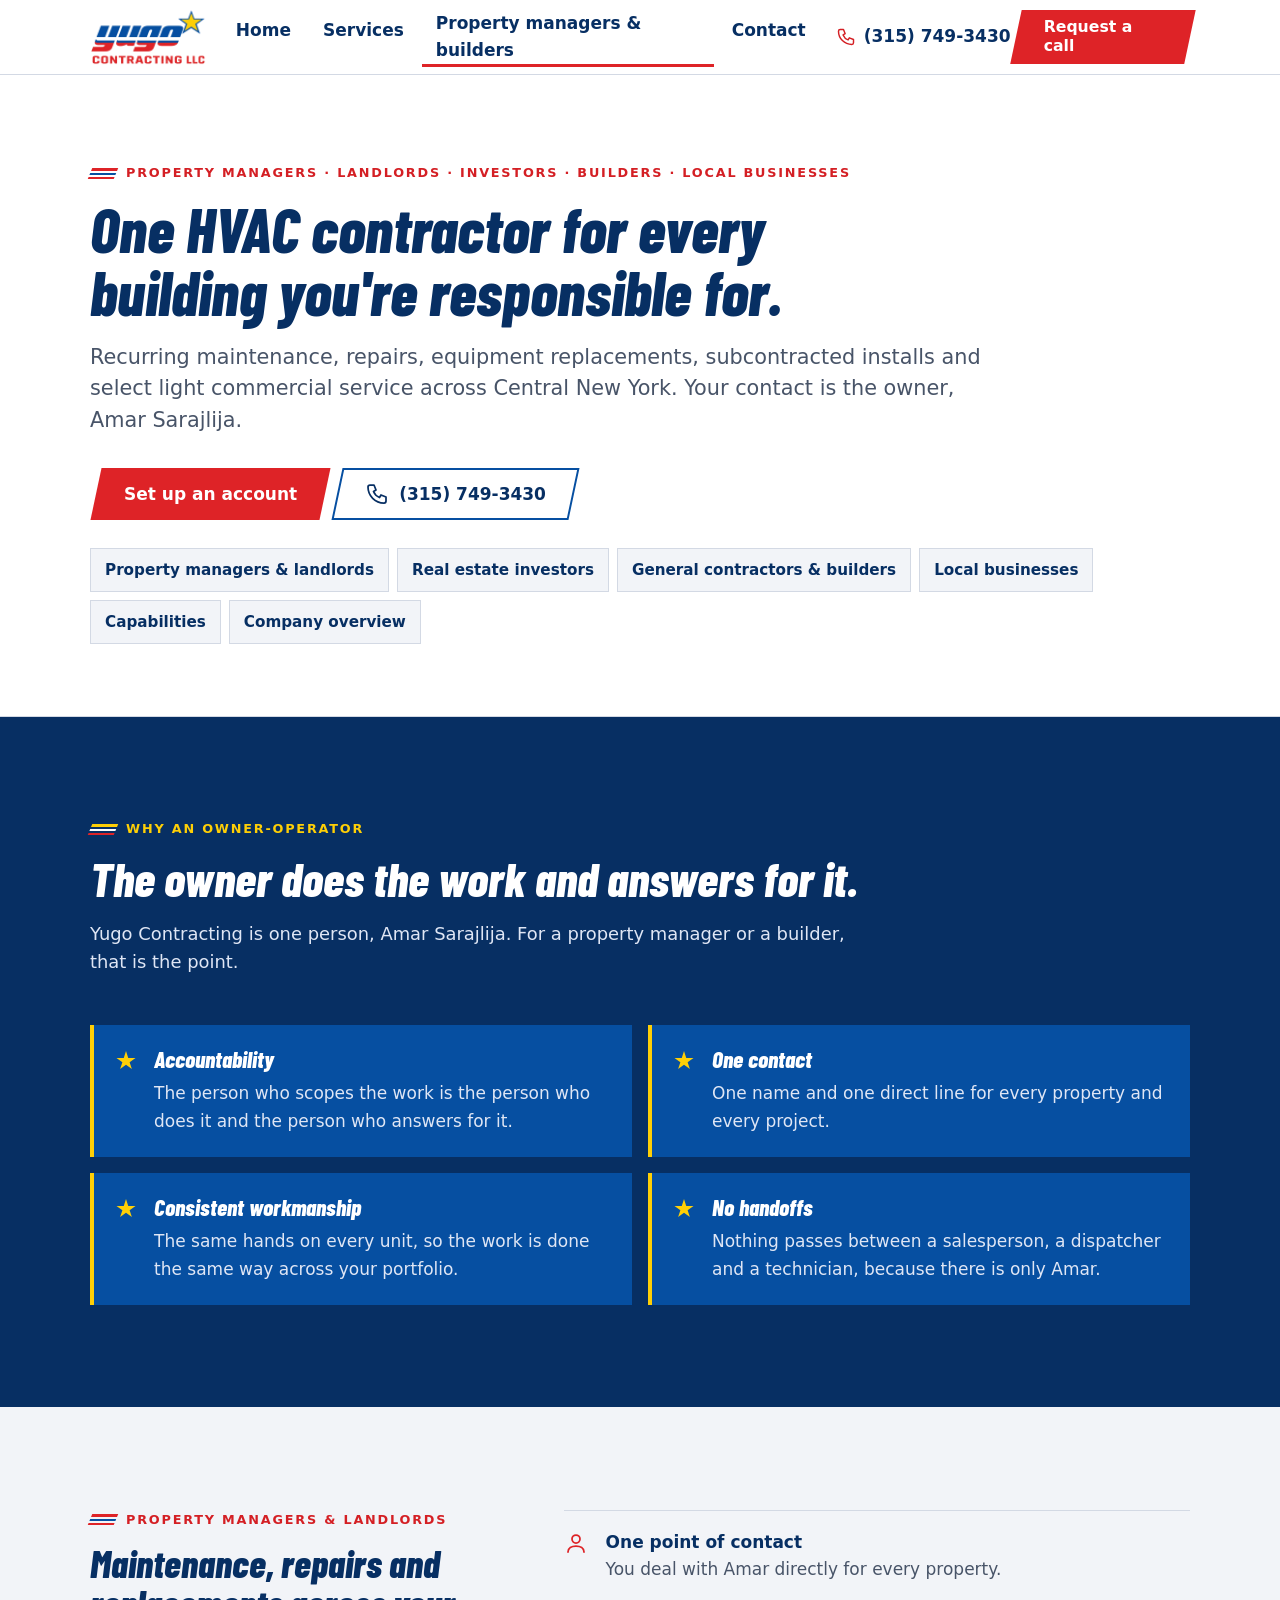
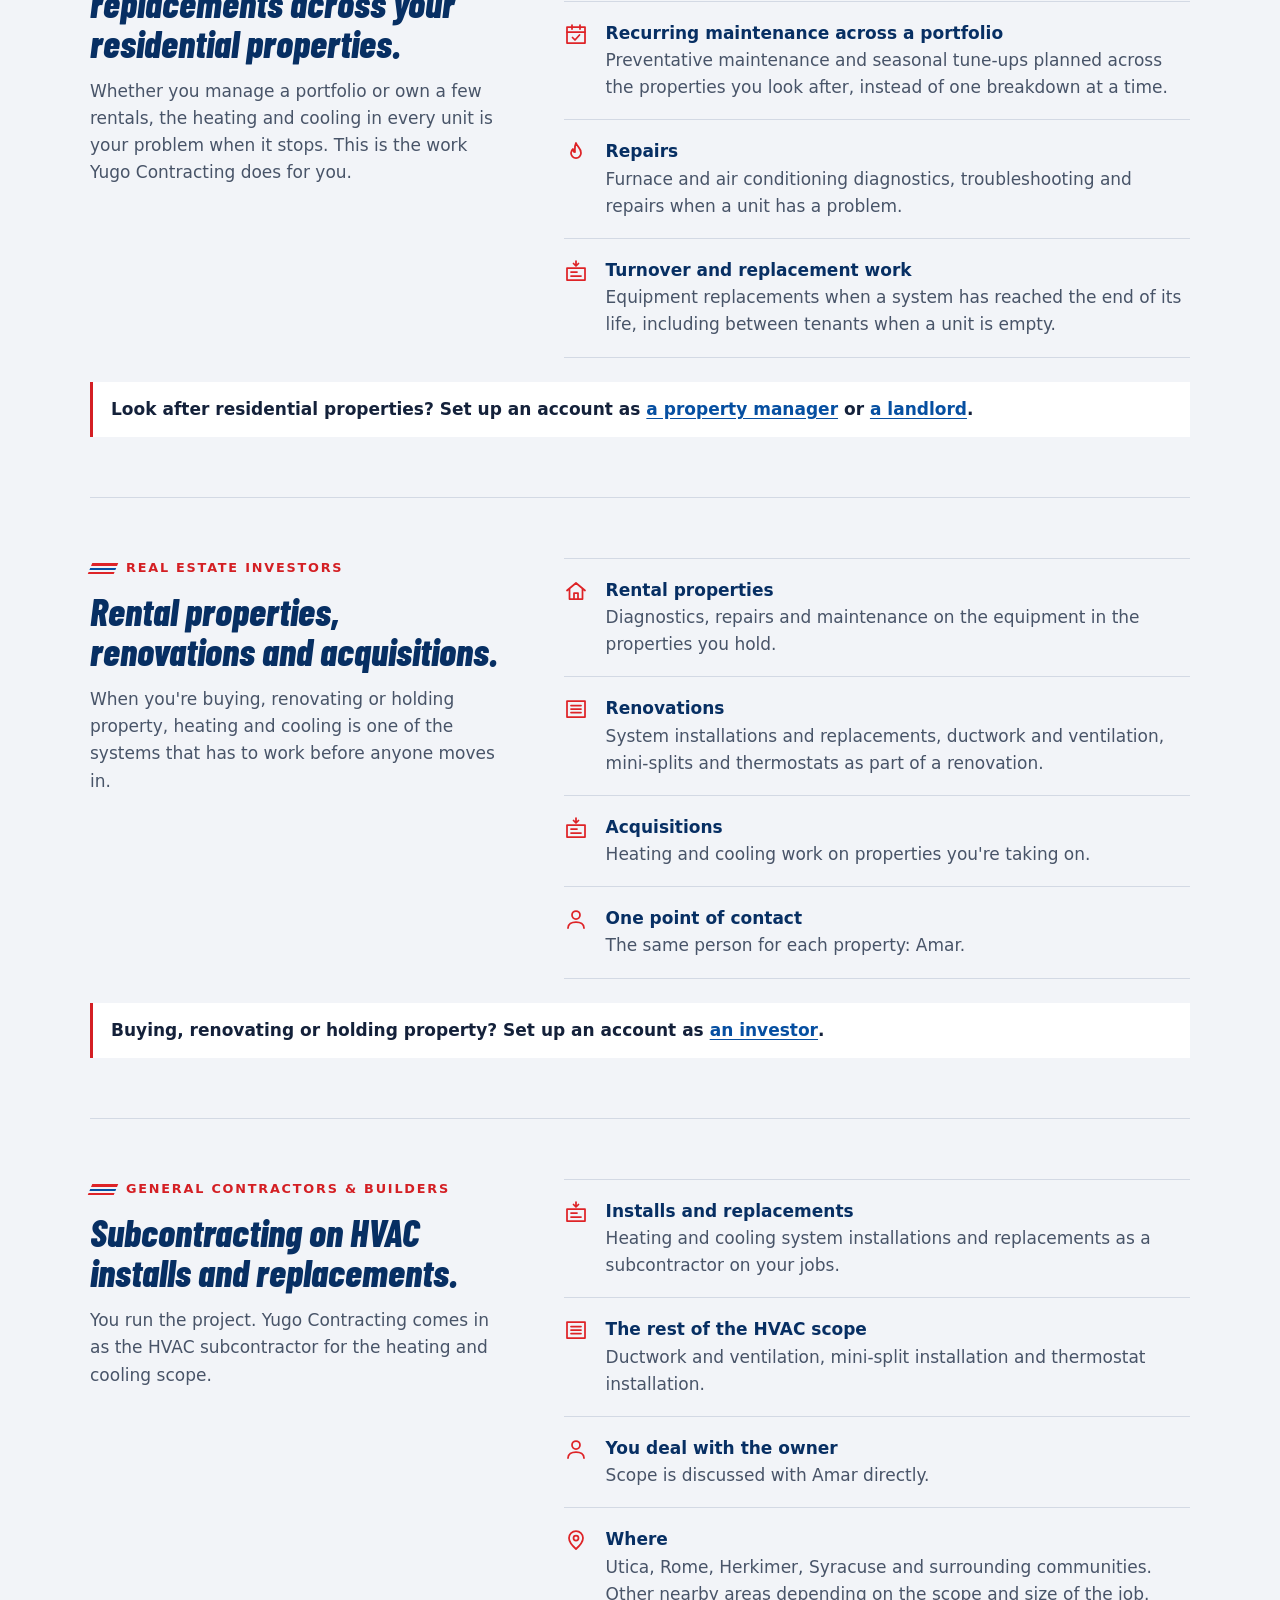
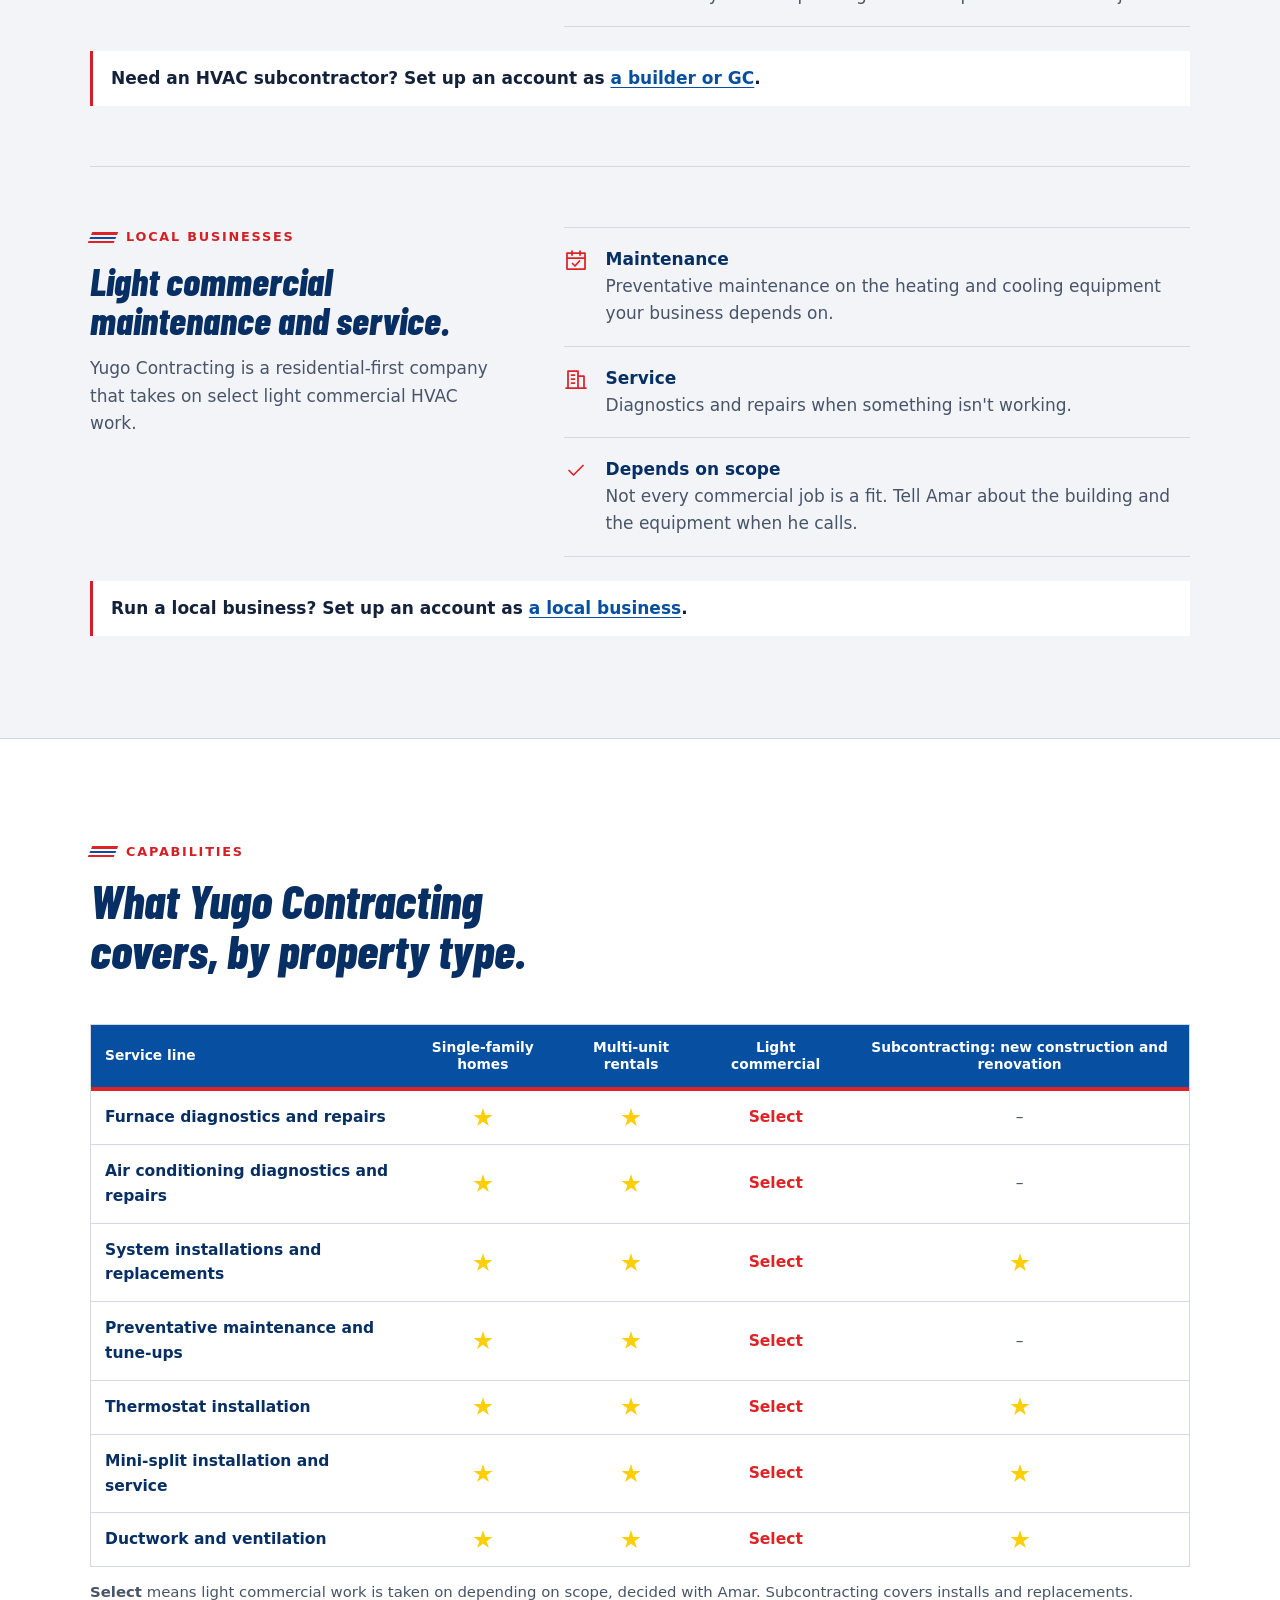
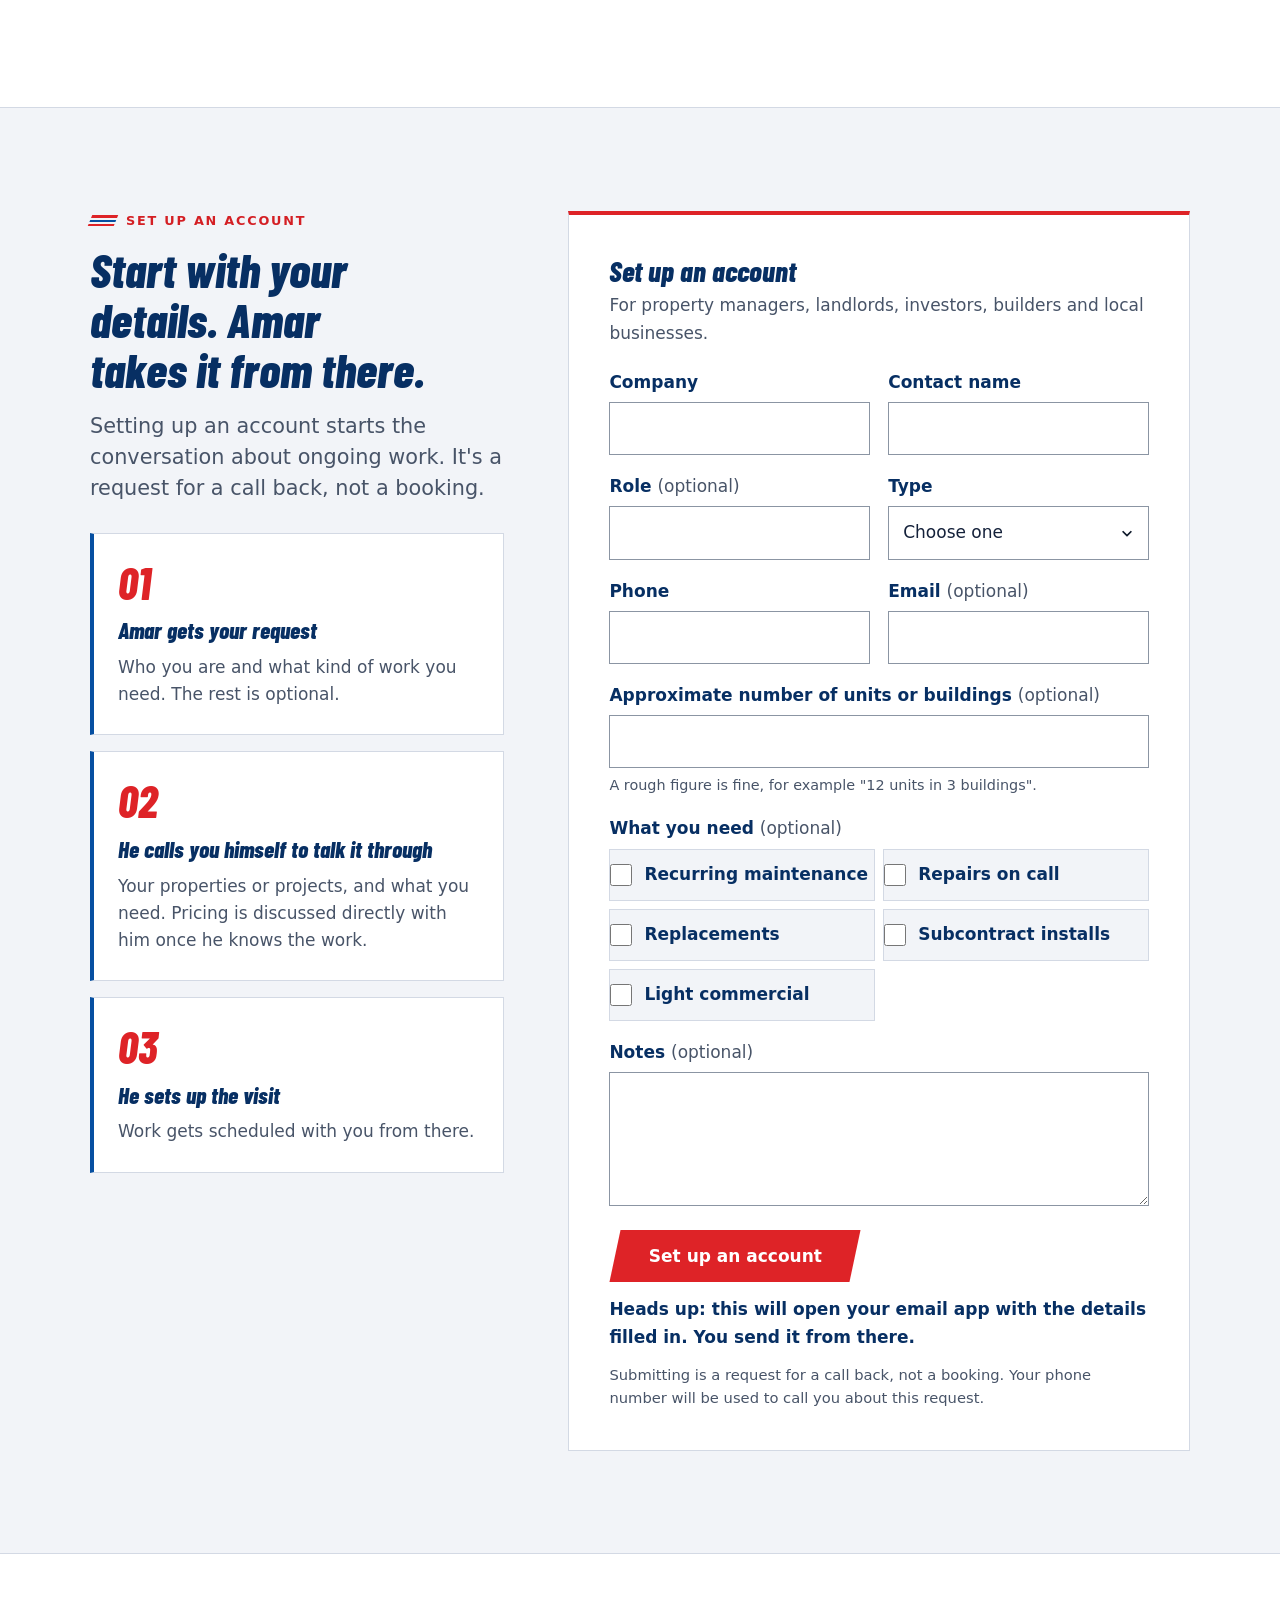
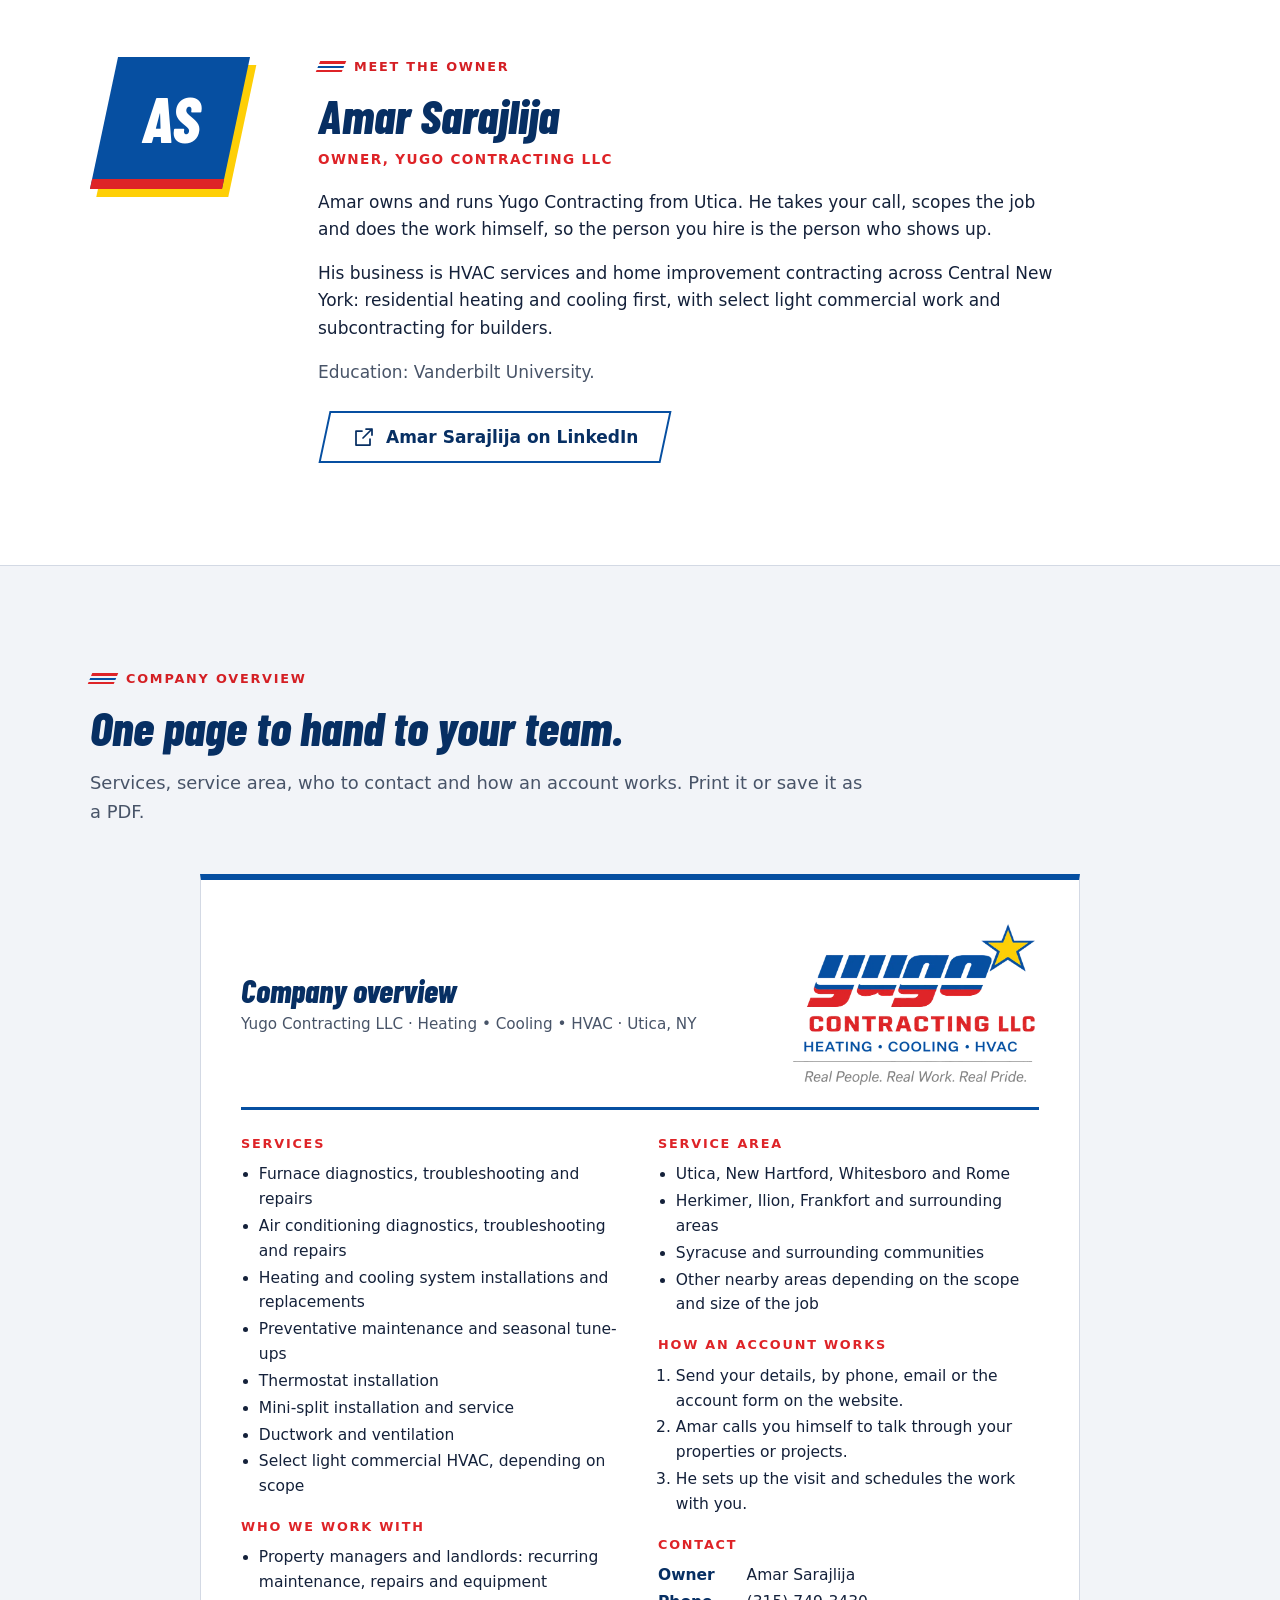
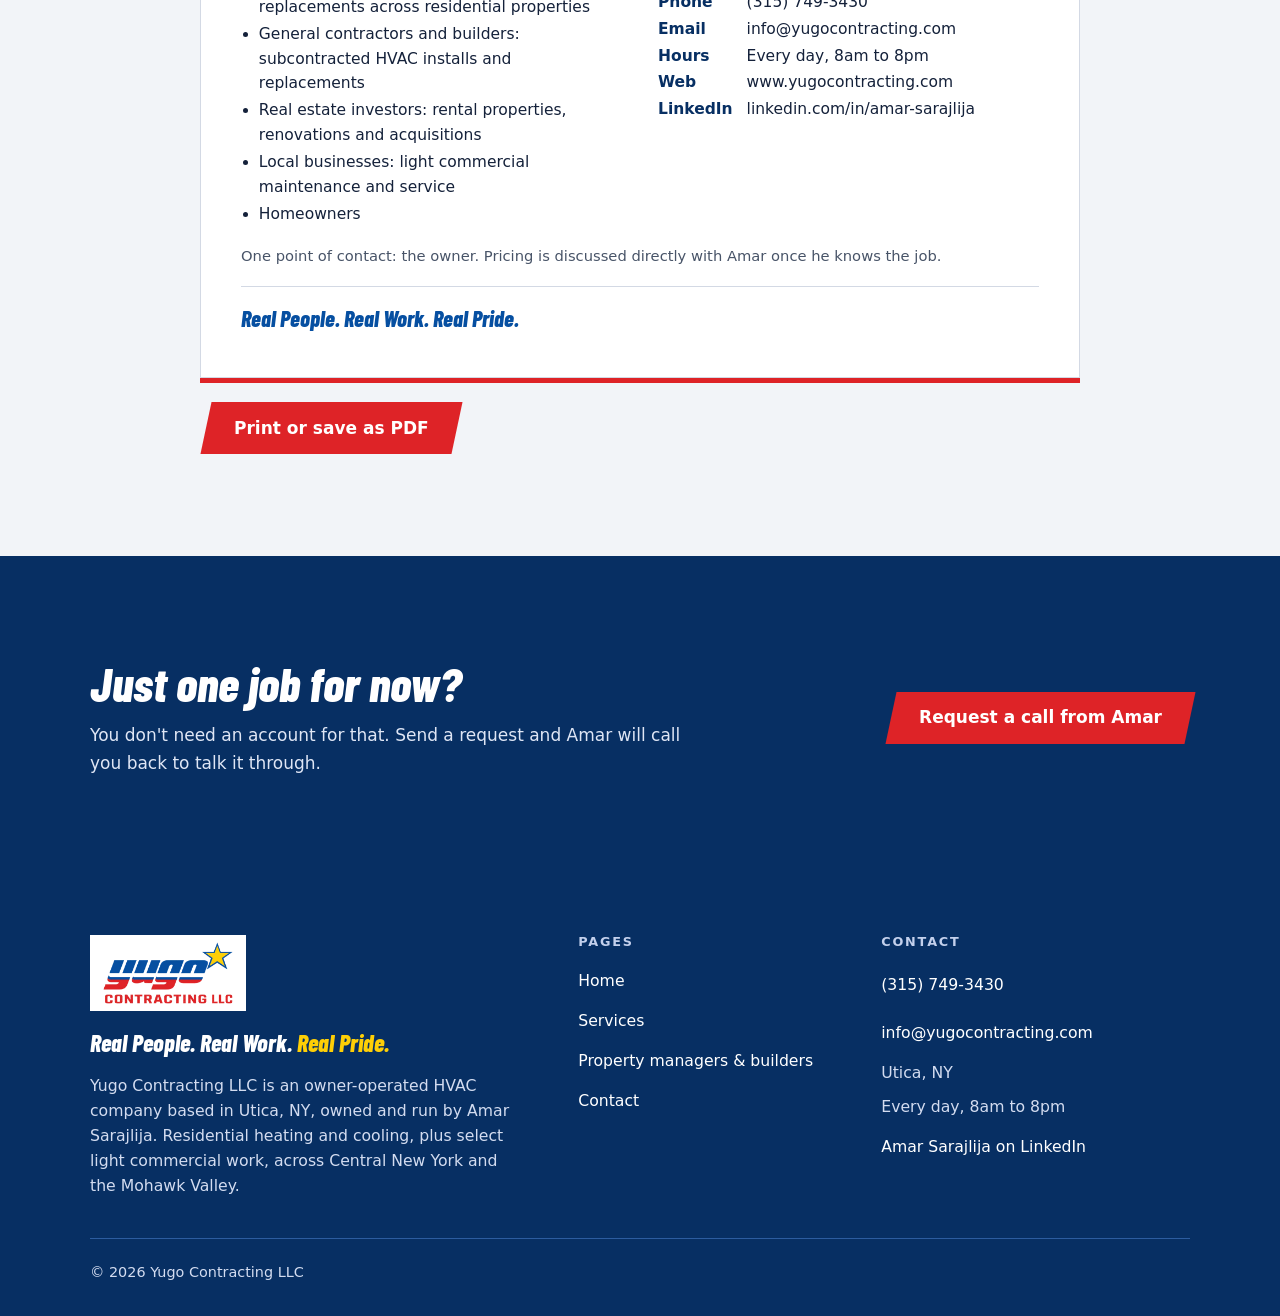
<file: partners.html>
<!doctype html>
<html lang="en">
<head>
  <meta charset="utf-8">
  <meta name="viewport" content="width=device-width, initial-scale=1">
  <meta name="theme-color" content="#064fa1">
  <meta name="format-detection" content="telephone=no">
  <meta property="og:type" content="website">
  <meta property="og:site_name" content="Yugo Contracting LLC">
  <link rel="canonical" href="https://www.yugocontracting.com/partners.html">
  <meta property="og:url" content="https://www.yugocontracting.com/partners.html">
  <meta property="og:image" content="https://www.yugocontracting.com/assets/yugo-promo-poster.jpg">
  <meta property="og:image:width" content="1280">
  <meta property="og:image:height" content="720">
  <meta property="og:image:alt" content="Yugo Contracting LLC logo with the tagline Real People. Real Work. Real Pride.">
  <meta property="og:video" content="https://www.yugocontracting.com/assets/yugo-promo.mp4">
  <meta property="og:video:url" content="https://www.yugocontracting.com/assets/yugo-promo.mp4">
  <meta property="og:video:secure_url" content="https://www.yugocontracting.com/assets/yugo-promo.mp4">
  <meta property="og:video:type" content="video/mp4">
  <meta property="og:video:width" content="1280">
  <meta property="og:video:height" content="720">
  <meta name="twitter:card" content="summary_large_image">
  <meta name="twitter:image" content="https://www.yugocontracting.com/assets/yugo-promo-poster.jpg">
  <link rel="icon" href="assets/favicon.png" type="image/png">
  <link rel="apple-touch-icon" href="assets/apple-touch-icon.png">
  <link rel="preconnect" href="https://fonts.googleapis.com">
  <link rel="preconnect" href="https://fonts.gstatic.com" crossorigin>
  <link rel="stylesheet" href="https://fonts.googleapis.com/css2?family=Barlow+Condensed:ital,wght@1,800&amp;display=swap">
  <link rel="stylesheet" href="assets/styles.css">
  <title>HVAC for property managers, landlords, investors &amp; builders | Yugo Contracting</title>
  <meta name="description" content="Recurring HVAC maintenance, repairs, replacements and subcontracted installs for property managers, landlords, real estate investors, builders and local businesses in Central New York. One point of contact: the owner.">
  <meta property="og:title" content="HVAC for property managers, landlords, investors &amp; builders | Yugo Contracting">
  <meta property="og:description" content="Recurring maintenance, repairs, replacements and subcontracted installs across Central New York and the Mohawk Valley. One point of contact: the owner.">
</head>
<body>
  <a class="skip" href="#main">Skip to content</a>

  <svg class="sprite" aria-hidden="true" focusable="false">
    <symbol id="mark" viewBox="0 0 164 62">
      <defs>
        <linearGradient id="yugo-split" gradientUnits="userSpaceOnUse" x1="0" y1="14" x2="0" y2="38">
          <stop offset="0" stop-color="#064fa1"/><stop offset="0.44" stop-color="#064fa1"/>
          <stop offset="0.44" stop-color="#ffffff"/><stop offset="0.5" stop-color="#ffffff"/>
          <stop offset="0.5" stop-color="#de2327"/><stop offset="0.6" stop-color="#de2327"/>
          <stop offset="0.6" stop-color="#ffffff"/><stop offset="0.65" stop-color="#ffffff"/>
          <stop offset="0.65" stop-color="#de2327"/><stop offset="1" stop-color="#de2327"/>
        </linearGradient>
      </defs>
      <text x="77" y="38" text-anchor="middle" textLength="92" lengthAdjust="spacingAndGlyphs" font-family="'Barlow Condensed','Arial Narrow','Helvetica Neue',Arial,sans-serif" font-size="33" font-style="italic" font-weight="800" fill="url(#yugo-split)">YUGO</text>
      <text x="73" y="50.500" text-anchor="middle" textLength="100" lengthAdjust="spacingAndGlyphs" font-family="'Barlow Condensed','Arial Narrow','Helvetica Neue',Arial,sans-serif" font-size="10.500" font-style="italic" font-weight="800" fill="#de2327">CONTRACTING LLC</text>
      <polygon transform="translate(148 12) scale(1.150)" points="0,-10 2.245,-3.090 9.510,-3.090 3.633,1.180 5.880,8.090 0,3.820 -5.880,8.090 -3.633,1.180 -9.510,-3.090 -2.245,-3.090" fill="#fecf06" stroke="#ffffff" stroke-width="1.500" stroke-linejoin="miter"/>
    </symbol>
    <symbol id="i-star" viewBox="-10 -10 20 20"><polygon points="0,-10 2.245,-3.090 9.510,-3.090 3.633,1.180 5.880,8.090 0,3.820 -5.880,8.090 -3.633,1.180 -9.510,-3.090 -2.245,-3.090"/></symbol>
    <symbol id="i-ext" viewBox="0 0 24 24"><path d="M14 4h6v6M20 4l-9 9M18 14v6H4V6h6"/></symbol>
    <symbol id="i-flame" viewBox="0 0 24 24"><path d="M12 3c1 3.500 5 5 5 10a5 5 0 0 1-10 0c0-2 1-3.200 2-4 0 2 1 3 2 3 0-3-1-5 1-9z"/></symbol>
    <symbol id="i-snow" viewBox="0 0 24 24"><path d="M12 2v20M3.300 7l17.400 10M20.700 7 3.300 17M12 6 9.500 3.500M12 6l2.500-2.500M12 18l-2.500 2.500M12 18l2.500 2.500"/></symbol>
    <symbol id="i-system" viewBox="0 0 24 24"><rect x="3" y="9" width="18" height="12"/><path d="M7 13h6M7 17h10M12 2v4.500M9.500 4.500 12 7l2.500-2.500"/></symbol>
    <symbol id="i-calendar" viewBox="0 0 24 24"><rect x="3" y="5" width="18" height="16"/><path d="M3 10h18M8 3v4M16 3v4M8.500 15.500l2.500 2.500 4.500-5"/></symbol>
    <symbol id="i-thermostat" viewBox="0 0 24 24"><circle cx="12" cy="12" r="9"/><path d="M12 12l4-4M12 5.500v1.500M5.500 12H7M17 12h1.500"/></symbol>
    <symbol id="i-split" viewBox="0 0 24 24"><rect x="2" y="5" width="20" height="8"/><path d="M5 10h14M7 16v3M12 16v4.500M17 16v3"/></symbol>
    <symbol id="i-duct" viewBox="0 0 24 24"><rect x="3" y="4" width="18" height="16"/><path d="M7 8.500h10M7 12h10M7 15.500h10"/></symbol>
    <symbol id="i-building" viewBox="0 0 24 24"><path d="M4 21V4h10v17M14 9h6v12M2 21h20M7.500 8h3M7.500 12h3M7.500 16h3"/></symbol>
    <symbol id="i-phone" viewBox="0 0 24 24"><path d="M5 3h4l2 5-2.500 1.500a11 11 0 0 0 6 6L16 13l5 2v4a2 2 0 0 1-2 2A16 16 0 0 1 3 5a2 2 0 0 1 2-2z"/></symbol>
    <symbol id="i-mail" viewBox="0 0 24 24"><rect x="3" y="5" width="18" height="14"/><path d="m3 7 9 6 9-6"/></symbol>
    <symbol id="i-pin" viewBox="0 0 24 24"><path d="M12 21s7-6.200 7-11a7 7 0 0 0-14 0c0 4.800 7 11 7 11z"/><circle cx="12" cy="10" r="2.500"/></symbol>
    <symbol id="i-clock" viewBox="0 0 24 24"><circle cx="12" cy="12" r="9"/><path d="M12 7v5l3 2"/></symbol>
    <symbol id="i-arrow" viewBox="0 0 24 24"><path d="M5 12h14M13 6l6 6-6 6"/></symbol>
    <symbol id="i-check" viewBox="0 0 24 24"><path d="m5 12.500 4.500 4.500L19 7.500"/></symbol>
    <symbol id="i-user" viewBox="0 0 24 24"><circle cx="12" cy="8" r="4"/><path d="M4 21c0-4 3.600-6 8-6s8 2 8 6"/></symbol>
    <symbol id="i-home" viewBox="0 0 24 24"><path d="M3 11.500 12 4l9 7.500M5.500 10v10h13V10M10 20v-6h4v6"/></symbol>
    <symbol id="i-menu" viewBox="0 0 24 24"><path d="M4 7h16M4 12h16M4 17h16"/></symbol>
  </svg>

  <header class="site-header">
    <div class="wrap header-row">
      <a class="brand" href="index.html" aria-label="Yugo Contracting LLC, home" data-logo>
        <img class="brand-img" src="assets/logo-mark.webp" alt="Yugo Contracting LLC" width="480" height="232"><svg class="brand-logo" aria-hidden="true" hidden><use href="#mark"/></svg>
      </a>
      <button class="nav-toggle" type="button" aria-expanded="false" aria-controls="site-nav">
        <svg class="icon" aria-hidden="true"><use href="#i-menu"/></svg>Menu
      </button>
      <nav class="site-nav" id="site-nav" aria-label="Main">
        <ul>
          <li><a href="index.html">Home</a></li>
          <li><a href="services.html">Services</a></li>
          <li><a href="partners.html" aria-current="page">Property managers &amp; builders</a></li>
          <li><a href="contact.html">Contact</a></li>
        </ul>
      </nav>
      <div class="header-actions">
        <a class="header-phone" href="contact.html" data-cfg-href="tel">
          <svg class="icon" aria-hidden="true"><use href="#i-phone"/></svg><span data-cfg="phone">Call</span>
        </a>
        <a class="btn btn-primary btn-small" href="contact.html#request">Request a call</a>
      </div>
    </div>
  </header>

  <main id="main">
    <section class="page-hero">
      <div class="wrap">
        <span class="eyebrow">Property managers &middot; Landlords &middot; Investors &middot; Builders &middot; Local businesses</span>
        <h1>One HVAC contractor for every building you're responsible for.</h1>
        <p class="lede">Recurring maintenance, repairs, equipment replacements, subcontracted installs and select light commercial service across Central New York. Your contact is the owner, Amar Sarajlija.</p>
        <div class="hero-actions">
          <a class="btn btn-primary" href="#account">Set up an account</a>
          <a class="btn btn-ghost" href="contact.html" data-cfg-href="tel"><svg class="icon" aria-hidden="true"><use href="#i-phone"/></svg><span data-cfg="phone">Contact details</span></a>
        </div>
        <ul class="jump" aria-label="Jump to your section">
          <li><a href="#property-managers">Property managers &amp; landlords</a></li>
          <li><a href="#investors">Real estate investors</a></li>
          <li><a href="#builders">General contractors &amp; builders</a></li>
          <li><a href="#businesses">Local businesses</a></li>
          <li><a href="#capabilities">Capabilities</a></li>
          <li><a href="#overview">Company overview</a></li>
        </ul>
      </div>
    </section>

    <section class="section on-dark" id="why" aria-labelledby="why-h">
      <div class="wrap">
        <div class="section-head">
          <span class="eyebrow">Why an owner-operator</span>
          <h2 id="why-h">The owner does the work and answers for it.</h2>
          <p style="color:#dfe6f5">Yugo Contracting is one person, Amar Sarajlija. For a property manager or a builder, that is the point.</p>
        </div>
        <ul class="why">
          <li><svg class="star" aria-hidden="true"><use href="#i-star"/></svg><div><h3>Accountability</h3><p>The person who scopes the work is the person who does it and the person who answers for it.</p></div></li>
          <li><svg class="star" aria-hidden="true"><use href="#i-star"/></svg><div><h3>One contact</h3><p>One name and one direct line for every property and every project.</p></div></li>
          <li><svg class="star" aria-hidden="true"><use href="#i-star"/></svg><div><h3>Consistent workmanship</h3><p>The same hands on every unit, so the work is done the same way across your portfolio.</p></div></li>
          <li><svg class="star" aria-hidden="true"><use href="#i-star"/></svg><div><h3>No handoffs</h3><p>Nothing passes between a salesperson, a dispatcher and a technician, because there is only Amar.</p></div></li>
        </ul>
      </div>
    </section>

    <section class="section">
      <div class="wrap">
        <article class="partner" id="property-managers" aria-labelledby="pm-h">
          <div class="partner-intro">
            <span class="eyebrow">Property managers &amp; landlords</span>
            <h2 id="pm-h">Maintenance, repairs and replacements across your residential properties.</h2>
            <p>Whether you manage a portfolio or own a few rentals, the heating and cooling in every unit is your problem when it stops. This is the work Yugo Contracting does for you.</p>
          </div>
          <ul class="points">
            <li>
              <svg class="icon" aria-hidden="true"><use href="#i-user"/></svg>
              <div><strong>One point of contact</strong><span>You deal with Amar directly for every property.</span></div>
            </li>
            <li>
              <svg class="icon" aria-hidden="true"><use href="#i-calendar"/></svg>
              <div><strong>Recurring maintenance across a portfolio</strong><span>Preventative maintenance and seasonal tune-ups planned across the properties you look after, instead of one breakdown at a time.</span></div>
            </li>
            <li>
              <svg class="icon" aria-hidden="true"><use href="#i-flame"/></svg>
              <div><strong>Repairs</strong><span>Furnace and air conditioning diagnostics, troubleshooting and repairs when a unit has a problem.</span></div>
            </li>
            <li>
              <svg class="icon" aria-hidden="true"><use href="#i-system"/></svg>
              <div><strong>Turnover and replacement work</strong><span>Equipment replacements when a system has reached the end of its life, including between tenants when a unit is empty.</span></div>
            </li>
          </ul>
          <p class="group-cta">Look after residential properties? Set up an account as <a href="#account" data-account-type="Property manager">a property manager</a> or <a href="#account" data-account-type="Landlord">a landlord</a>.</p>
        </article>

        <article class="partner" id="investors" aria-labelledby="inv-h">
          <div class="partner-intro">
            <span class="eyebrow">Real estate investors</span>
            <h2 id="inv-h">Rental properties, renovations and acquisitions.</h2>
            <p>When you're buying, renovating or holding property, heating and cooling is one of the systems that has to work before anyone moves in.</p>
          </div>
          <ul class="points">
            <li>
              <svg class="icon" aria-hidden="true"><use href="#i-home"/></svg>
              <div><strong>Rental properties</strong><span>Diagnostics, repairs and maintenance on the equipment in the properties you hold.</span></div>
            </li>
            <li>
              <svg class="icon" aria-hidden="true"><use href="#i-duct"/></svg>
              <div><strong>Renovations</strong><span>System installations and replacements, ductwork and ventilation, mini-splits and thermostats as part of a renovation.</span></div>
            </li>
            <li>
              <svg class="icon" aria-hidden="true"><use href="#i-system"/></svg>
              <div><strong>Acquisitions</strong><span>Heating and cooling work on properties you're taking on.</span></div>
            </li>
            <li>
              <svg class="icon" aria-hidden="true"><use href="#i-user"/></svg>
              <div><strong>One point of contact</strong><span>The same person for each property: Amar.</span></div>
            </li>
          </ul>
          <p class="group-cta">Buying, renovating or holding property? Set up an account as <a href="#account" data-account-type="Investor">an investor</a>.</p>
        </article>

        <article class="partner" id="builders" aria-labelledby="gc-h">
          <div class="partner-intro">
            <span class="eyebrow">General contractors &amp; builders</span>
            <h2 id="gc-h">Subcontracting on HVAC installs and replacements.</h2>
            <p>You run the project. Yugo Contracting comes in as the HVAC subcontractor for the heating and cooling scope.</p>
          </div>
          <ul class="points">
            <li>
              <svg class="icon" aria-hidden="true"><use href="#i-system"/></svg>
              <div><strong>Installs and replacements</strong><span>Heating and cooling system installations and replacements as a subcontractor on your jobs.</span></div>
            </li>
            <li>
              <svg class="icon" aria-hidden="true"><use href="#i-duct"/></svg>
              <div><strong>The rest of the HVAC scope</strong><span>Ductwork and ventilation, mini-split installation and thermostat installation.</span></div>
            </li>
            <li>
              <svg class="icon" aria-hidden="true"><use href="#i-user"/></svg>
              <div><strong>You deal with the owner</strong><span>Scope is discussed with Amar directly.</span></div>
            </li>
            <li>
              <svg class="icon" aria-hidden="true"><use href="#i-pin"/></svg>
              <div><strong>Where</strong><span>Utica, Rome, Herkimer, Syracuse and surrounding communities. Other nearby areas depending on the scope and size of the job.</span></div>
            </li>
          </ul>
          <p class="group-cta">Need an HVAC subcontractor? Set up an account as <a href="#account" data-account-type="Builder or GC">a builder or GC</a>.</p>
        </article>

        <article class="partner" id="businesses" aria-labelledby="biz-h">
          <div class="partner-intro">
            <span class="eyebrow">Local businesses</span>
            <h2 id="biz-h">Light commercial maintenance and service.</h2>
            <p>Yugo Contracting is a residential-first company that takes on select light commercial HVAC work.</p>
          </div>
          <ul class="points">
            <li>
              <svg class="icon" aria-hidden="true"><use href="#i-calendar"/></svg>
              <div><strong>Maintenance</strong><span>Preventative maintenance on the heating and cooling equipment your business depends on.</span></div>
            </li>
            <li>
              <svg class="icon" aria-hidden="true"><use href="#i-building"/></svg>
              <div><strong>Service</strong><span>Diagnostics and repairs when something isn't working.</span></div>
            </li>
            <li>
              <svg class="icon" aria-hidden="true"><use href="#i-check"/></svg>
              <div><strong>Depends on scope</strong><span>Not every commercial job is a fit. Tell Amar about the building and the equipment when he calls.</span></div>
            </li>
          </ul>
          <p class="group-cta">Run a local business? Set up an account as <a href="#account" data-account-type="Local business">a local business</a>.</p>
        </article>
      </div>
    </section>

    <section class="section section-white" id="capabilities" aria-labelledby="cap-h">
      <div class="wrap">
        <div class="section-head">
          <span class="eyebrow">Capabilities</span>
          <h2 id="cap-h">What Yugo Contracting covers, by property type.</h2>
        </div>
        <div class="matrix-wrap" role="region" aria-labelledby="cap-h" tabindex="0">
          <table class="matrix">
            <thead>
              <tr>
                <th scope="col">Service line</th>
                <th scope="col">Single-family homes</th>
                <th scope="col">Multi-unit rentals</th>
                <th scope="col">Light commercial</th>
                <th scope="col">Subcontracting: new construction and renovation</th>
              </tr>
            </thead>
            <tbody>
              <tr><th scope="row">Furnace diagnostics and repairs</th><td class="yes"><svg class="star" aria-hidden="true"><use href="#i-star"/></svg><span class="sr-only">Yes</span></td><td class="yes"><svg class="star" aria-hidden="true"><use href="#i-star"/></svg><span class="sr-only">Yes</span></td><td class="sel">Select</td><td class="no"><span aria-hidden="true">&ndash;</span><span class="sr-only">Not offered as subcontract work</span></td></tr>
              <tr><th scope="row">Air conditioning diagnostics and repairs</th><td class="yes"><svg class="star" aria-hidden="true"><use href="#i-star"/></svg><span class="sr-only">Yes</span></td><td class="yes"><svg class="star" aria-hidden="true"><use href="#i-star"/></svg><span class="sr-only">Yes</span></td><td class="sel">Select</td><td class="no"><span aria-hidden="true">&ndash;</span><span class="sr-only">Not offered as subcontract work</span></td></tr>
              <tr><th scope="row">System installations and replacements</th><td class="yes"><svg class="star" aria-hidden="true"><use href="#i-star"/></svg><span class="sr-only">Yes</span></td><td class="yes"><svg class="star" aria-hidden="true"><use href="#i-star"/></svg><span class="sr-only">Yes</span></td><td class="sel">Select</td><td class="yes"><svg class="star" aria-hidden="true"><use href="#i-star"/></svg><span class="sr-only">Yes</span></td></tr>
              <tr><th scope="row">Preventative maintenance and tune-ups</th><td class="yes"><svg class="star" aria-hidden="true"><use href="#i-star"/></svg><span class="sr-only">Yes</span></td><td class="yes"><svg class="star" aria-hidden="true"><use href="#i-star"/></svg><span class="sr-only">Yes</span></td><td class="sel">Select</td><td class="no"><span aria-hidden="true">&ndash;</span><span class="sr-only">Not offered as subcontract work</span></td></tr>
              <tr><th scope="row">Thermostat installation</th><td class="yes"><svg class="star" aria-hidden="true"><use href="#i-star"/></svg><span class="sr-only">Yes</span></td><td class="yes"><svg class="star" aria-hidden="true"><use href="#i-star"/></svg><span class="sr-only">Yes</span></td><td class="sel">Select</td><td class="yes"><svg class="star" aria-hidden="true"><use href="#i-star"/></svg><span class="sr-only">Yes</span></td></tr>
              <tr><th scope="row">Mini-split installation and service</th><td class="yes"><svg class="star" aria-hidden="true"><use href="#i-star"/></svg><span class="sr-only">Yes</span></td><td class="yes"><svg class="star" aria-hidden="true"><use href="#i-star"/></svg><span class="sr-only">Yes</span></td><td class="sel">Select</td><td class="yes"><svg class="star" aria-hidden="true"><use href="#i-star"/></svg><span class="sr-only">Yes</span></td></tr>
              <tr><th scope="row">Ductwork and ventilation</th><td class="yes"><svg class="star" aria-hidden="true"><use href="#i-star"/></svg><span class="sr-only">Yes</span></td><td class="yes"><svg class="star" aria-hidden="true"><use href="#i-star"/></svg><span class="sr-only">Yes</span></td><td class="sel">Select</td><td class="yes"><svg class="star" aria-hidden="true"><use href="#i-star"/></svg><span class="sr-only">Yes</span></td></tr>
            </tbody>
          </table>
        </div>
        <p class="matrix-key"><strong>Select</strong> means light commercial work is taken on depending on scope, decided with Amar. Subcontracting covers installs and replacements.</p>
      </div>
    </section>

    <section class="section" id="account" aria-labelledby="account-h">
      <div class="wrap form-layout">
        <div>
          <span class="eyebrow">Set up an account</span>
          <h2 id="account-h">Start with your details. Amar takes it from there.</h2>
          <p class="lede" style="margin-top:16px">Setting up an account starts the conversation about ongoing work. It's a request for a call back, not a booking.</p>
          <ol class="steps" style="grid-template-columns:1fr;margin-top:28px" aria-label="What happens next">
            <li>
              <h3>Amar gets your request</h3>
              <p>Who you are and what kind of work you need. The rest is optional.</p>
            </li>
            <li>
              <h3>He calls you himself to talk it through</h3>
              <p>Your properties or projects, and what you need. Pricing is discussed directly with him once he knows the work.</p>
            </li>
            <li>
              <h3>He sets up the visit</h3>
              <p>Work gets scheduled with you from there.</p>
            </li>
          </ol>
        </div>

        <div class="form-panel">
          <h3>Set up an account</h3>
          <p class="form-intro">For property managers, landlords, investors, builders and local businesses.</p>

          <form data-form="partner-account" action="#account" method="post">
            <div class="form-alert" role="alert" tabindex="-1" hidden></div>
            <div class="fields">
              <div class="field" data-label-for="company" data-label="Company" data-required>
                <label for="pa-company">Company</label>
                <input type="text" id="pa-company" name="company" autocomplete="organization" required aria-describedby="pa-company-err">
                <span class="error" id="pa-company-err" data-error-for="company"></span>
              </div>
              <div class="field" data-label-for="name" data-label="Contact name" data-required>
                <label for="pa-name">Contact name</label>
                <input type="text" id="pa-name" name="name" autocomplete="name" required aria-describedby="pa-name-err">
                <span class="error" id="pa-name-err" data-error-for="name"></span>
              </div>
              <div class="field" data-label-for="role" data-label="Role">
                <label for="pa-role">Role <span class="opt">(optional)</span></label>
                <input type="text" id="pa-role" name="role" autocomplete="organization-title" aria-describedby="pa-role-err">
                <span class="error" id="pa-role-err" data-error-for="role"></span>
              </div>
              <div class="field" data-label-for="type" data-label="Type" data-required>
                <label for="pa-type">Type</label>
                <select id="pa-type" name="type" required aria-describedby="pa-type-err">
                  <option value="">Choose one</option>
                  <option>Property manager</option>
                  <option>Landlord</option>
                  <option>Investor</option>
                  <option>Builder or GC</option>
                  <option>Local business</option>
                </select>
                <span class="error" id="pa-type-err" data-error-for="type"></span>
              </div>
              <div class="field" data-label-for="phone" data-label="Phone" data-required data-rule="phone">
                <label for="pa-phone">Phone</label>
                <input type="tel" id="pa-phone" name="phone" autocomplete="tel" inputmode="tel" required aria-describedby="pa-phone-err">
                <span class="error" id="pa-phone-err" data-error-for="phone"></span>
              </div>
              <div class="field" data-label-for="email" data-label="Email" data-rule="email">
                <label for="pa-email">Email <span class="opt">(optional)</span></label>
                <input type="email" id="pa-email" name="email" autocomplete="email" aria-describedby="pa-email-err">
                <span class="error" id="pa-email-err" data-error-for="email"></span>
              </div>
              <div class="field field-wide" data-label-for="units" data-label="Approximate units or buildings">
                <label for="pa-units">Approximate number of units or buildings <span class="opt">(optional)</span></label>
                <input type="text" id="pa-units" name="units" inputmode="text" aria-describedby="pa-units-hint">
                <span class="hint" id="pa-units-hint">A rough figure is fine, for example "12 units in 3 buildings".</span>
              </div>
              <fieldset class="field field-wide" data-label-for="needs" data-label="What you need">
                <legend>What you need <span class="opt">(optional)</span></legend>
                <div class="checks">
                  <label class="check"><input type="checkbox" name="needs" value="Recurring maintenance" aria-describedby="pa-needs-err">Recurring maintenance</label>
                  <label class="check"><input type="checkbox" name="needs" value="Repairs on call">Repairs on call</label>
                  <label class="check"><input type="checkbox" name="needs" value="Replacements">Replacements</label>
                  <label class="check"><input type="checkbox" name="needs" value="Subcontract installs">Subcontract installs</label>
                  <label class="check"><input type="checkbox" name="needs" value="Light commercial">Light commercial</label>
                </div>
                <span class="error" id="pa-needs-err" data-error-for="needs"></span>
              </fieldset>
              <div class="field field-wide" data-label-for="notes" data-label="Notes">
                <label for="pa-notes">Notes <span class="opt">(optional)</span></label>
                <textarea id="pa-notes" name="notes" rows="4"></textarea>
              </div>
            </div>
            <div class="hp" aria-hidden="true">
              <label for="pa-website">Leave this field empty</label>
              <input type="text" id="pa-website" name="website" tabindex="-1" autocomplete="off">
            </div>
            <div class="form-foot">
              <button class="btn btn-primary" type="submit">Set up an account</button>
              <p class="form-mode"></p>
              <p class="fineprint">Submitting is a request for a call back, not a booking. Your phone number will be used to call you about this request.</p>
              <noscript><p class="fineprint"><strong>This form needs JavaScript turned on to send.</strong></p></noscript>
            </div>
          </form>

          <div class="form-result" role="status" tabindex="-1" hidden>
            <h3><svg class="icon" aria-hidden="true"><use href="#i-check"/></svg><span data-result-title></span></h3>
            <p data-result-body></p>
            <a class="btn btn-ghost" data-result-mailto href="#account" hidden>Open the email again</a>
            <details data-result-copy hidden>
              <summary>No email app opened? Copy your request</summary>
              <pre></pre>
            </details>
          </div>
        </div>
      </div>
    </section>

    <section class="section section-white" data-slot="credentials" aria-labelledby="cred-h" hidden>
      <div class="wrap">
        <div class="section-head">
          <span class="eyebrow"></span>
          <h2 id="cred-h"></h2>
        </div>
        <ul class="cred-list"></ul>
      </div>
    </section>

    <section class="section" data-slot="reviews" aria-labelledby="reviews-h" hidden>
      <div class="wrap">
        <div class="section-head">
          <span class="eyebrow"></span>
          <h2 id="reviews-h"></h2>
        </div>
        <ul class="grid grid-3 review-list"></ul>
        <p class="section-foot" data-show-if="googleReviewsUrl" hidden><a class="btn btn-ghost" href="contact.html" data-cfg-href="googleReviewsUrl" target="_blank" rel="noopener" data-slot-link></a></p>
      </div>
    </section>

    <section class="section section-white" id="owner" aria-labelledby="owner-h">
      <div class="wrap owner-grid">
        <div class="owner-badge" aria-hidden="true"><span>AS</span></div>
        <div class="owner-copy">
          <span class="eyebrow">Meet the owner</span>
          <h2 id="owner-h">Amar Sarajlija</h2>
          <p class="owner-role">Owner, Yugo Contracting LLC</p>
          <p>Amar owns and runs Yugo Contracting from Utica. He takes your call, scopes the job and does the work himself, so the person you hire is the person who shows up.</p>
          <p>His business is HVAC services and home improvement contracting across Central New York: residential heating and cooling first, with select light commercial work and subcontracting for builders.</p>
          <p class="owner-edu" data-show-if="ownerEducation" hidden>Education: <span data-cfg="ownerEducation"></span>.</p>
          <a class="btn btn-ghost" href="contact.html" data-cfg-href="linkedin" data-show-if="linkedin" target="_blank" rel="noopener" hidden><svg class="icon" aria-hidden="true"><use href="#i-ext"/></svg>Amar Sarajlija on LinkedIn<span class="sr-only"> (opens in a new tab)</span></a>
        </div>
      </div>
    </section>

    <section class="section" id="overview" aria-labelledby="ov-h">
      <div class="wrap">
        <div class="section-head">
          <span class="eyebrow">Company overview</span>
          <h2 id="ov-h">One page to hand to your team.</h2>
          <p>Services, service area, who to contact and how an account works. Print it or save it as a PDF.</p>
        </div>
        <div class="overview-sheet">
          <div class="overview-head">
            <div>
              <h3>Company overview</h3>
              <p>Yugo Contracting LLC &middot; Heating &bull; Cooling &bull; HVAC &middot; Utica, NY</p>
            </div>
            <img class="overview-logo" src="assets/logo.webp" alt="Yugo Contracting LLC. Heating, Cooling, HVAC. Real People. Real Work. Real Pride." width="800" height="539">
          </div>
          <div class="overview-cols">
            <div>
              <h4>Services</h4>
              <ul>
                <li>Furnace diagnostics, troubleshooting and repairs</li>
                <li>Air conditioning diagnostics, troubleshooting and repairs</li>
                <li>Heating and cooling system installations and replacements</li>
                <li>Preventative maintenance and seasonal tune-ups</li>
                <li>Thermostat installation</li>
                <li>Mini-split installation and service</li>
                <li>Ductwork and ventilation</li>
                <li>Select light commercial HVAC, depending on scope</li>
              </ul>
              <h4>Who we work with</h4>
              <ul>
                <li>Property managers and landlords: recurring maintenance, repairs and equipment replacements across residential properties</li>
                <li>General contractors and builders: subcontracted HVAC installs and replacements</li>
                <li>Real estate investors: rental properties, renovations and acquisitions</li>
                <li>Local businesses: light commercial maintenance and service</li>
                <li>Homeowners</li>
              </ul>
            </div>
            <div>
              <h4>Service area</h4>
              <ul>
                <li>Utica, New Hartford, Whitesboro and Rome</li>
                <li>Herkimer, Ilion, Frankfort and surrounding areas</li>
                <li>Syracuse and surrounding communities</li>
                <li>Other nearby areas depending on the scope and size of the job</li>
              </ul>
              <h4>How an account works</h4>
              <ol>
                <li>Send your details, by phone, email or the account form on the website.</li>
                <li>Amar calls you himself to talk through your properties or projects.</li>
                <li>He sets up the visit and schedules the work with you.</li>
              </ol>
              <h4>Contact</h4>
              <dl>
                <dt>Owner</dt><dd>Amar Sarajlija</dd>
                <dt>Phone</dt><dd data-cfg="phone"></dd>
                <dt>Email</dt><dd data-cfg="email"></dd>
                <dt>Hours</dt><dd data-cfg="hours"></dd>
                <dt>Web</dt><dd data-cfg="domain"></dd>
                <dt data-show-if="linkedin" hidden>LinkedIn</dt><dd data-cfg="linkedin" data-show-if="linkedin" hidden></dd>
              </dl>
            </div>
          </div>
          <p class="overview-note" data-slot="credentials-inline" hidden></p>
          <p class="overview-note">One point of contact: the owner. Pricing is discussed directly with Amar once he knows the job.</p>
          <p class="overview-tagline">Real People. Real Work. Real Pride.</p>
        </div>
        <p class="overview-actions"><button class="btn btn-primary" type="button" data-print-overview>Print or save as PDF</button></p>
      </div>
    </section>

    <section class="section on-dark" aria-labelledby="band-h">
      <div class="wrap band-grid">
        <div>
          <h2 id="band-h">Just one job for now?</h2>
          <p>You don't need an account for that. Send a request and Amar will call you back to talk it through.</p>
        </div>
        <div class="band-actions">
          <a class="btn btn-primary" href="contact.html#request">Request a call from Amar</a>
        </div>
      </div>
    </section>
  </main>

  <footer class="site-footer">
    <div class="wrap">
      <div class="footer-grid">
        <div class="footer-about">
          <a class="brand" href="index.html" aria-label="Yugo Contracting LLC, home" data-logo>
            <img class="brand-img" src="assets/logo-mark.webp" alt="Yugo Contracting LLC" width="480" height="232"><svg class="brand-logo" aria-hidden="true" hidden><use href="#mark"/></svg>
          </a>
          <p class="tagline">Real People. Real Work. <span>Real Pride.</span></p>
          <p>Yugo Contracting LLC is an owner-operated HVAC company based in Utica, NY, owned and run by Amar Sarajlija. Residential heating and cooling, plus select light commercial work, across Central New York and the Mohawk Valley.</p>
        </div>
        <nav aria-label="Footer">
          <h2>Pages</h2>
          <ul>
            <li><a href="index.html">Home</a></li>
            <li><a href="services.html">Services</a></li>
            <li><a href="partners.html" aria-current="page">Property managers &amp; builders</a></li>
            <li><a href="contact.html">Contact</a></li>
          </ul>
        </nav>
        <div class="footer-contact">
          <h2>Contact</h2>
          <ul>
            <li><a href="contact.html" data-cfg-href="tel"><span data-cfg="phone">Contact page</span></a></li>
            <li><a href="contact.html" data-cfg-href="mailto"><span data-cfg="email">Send a request</span></a></li>
            <li data-cfg="address">Utica, NY</li>
            <li data-cfg="hours"></li>
            <li data-show-if="linkedin" hidden><a href="contact.html" data-cfg-href="linkedin" target="_blank" rel="noopener">Amar Sarajlija on LinkedIn<span class="sr-only"> (opens in a new tab)</span></a></li>
          </ul>
        </div>
      </div>
      <div class="footer-base">
        <p>&copy; <span data-year></span> Yugo Contracting LLC</p>
        <p data-cfg="license" hidden></p>
      </div>
    </div>
  </footer>

  <nav class="action-bar" aria-label="Quick contact">
    <a href="contact.html" data-cfg-href="tel"><svg class="icon" aria-hidden="true"><use href="#i-phone"/></svg><span data-cfg="phone">Contact</span></a>
    <a href="contact.html#request">Request a call</a>
  </nav>

  <script src="assets/site.js"></script>
</body>
</html>
</file>
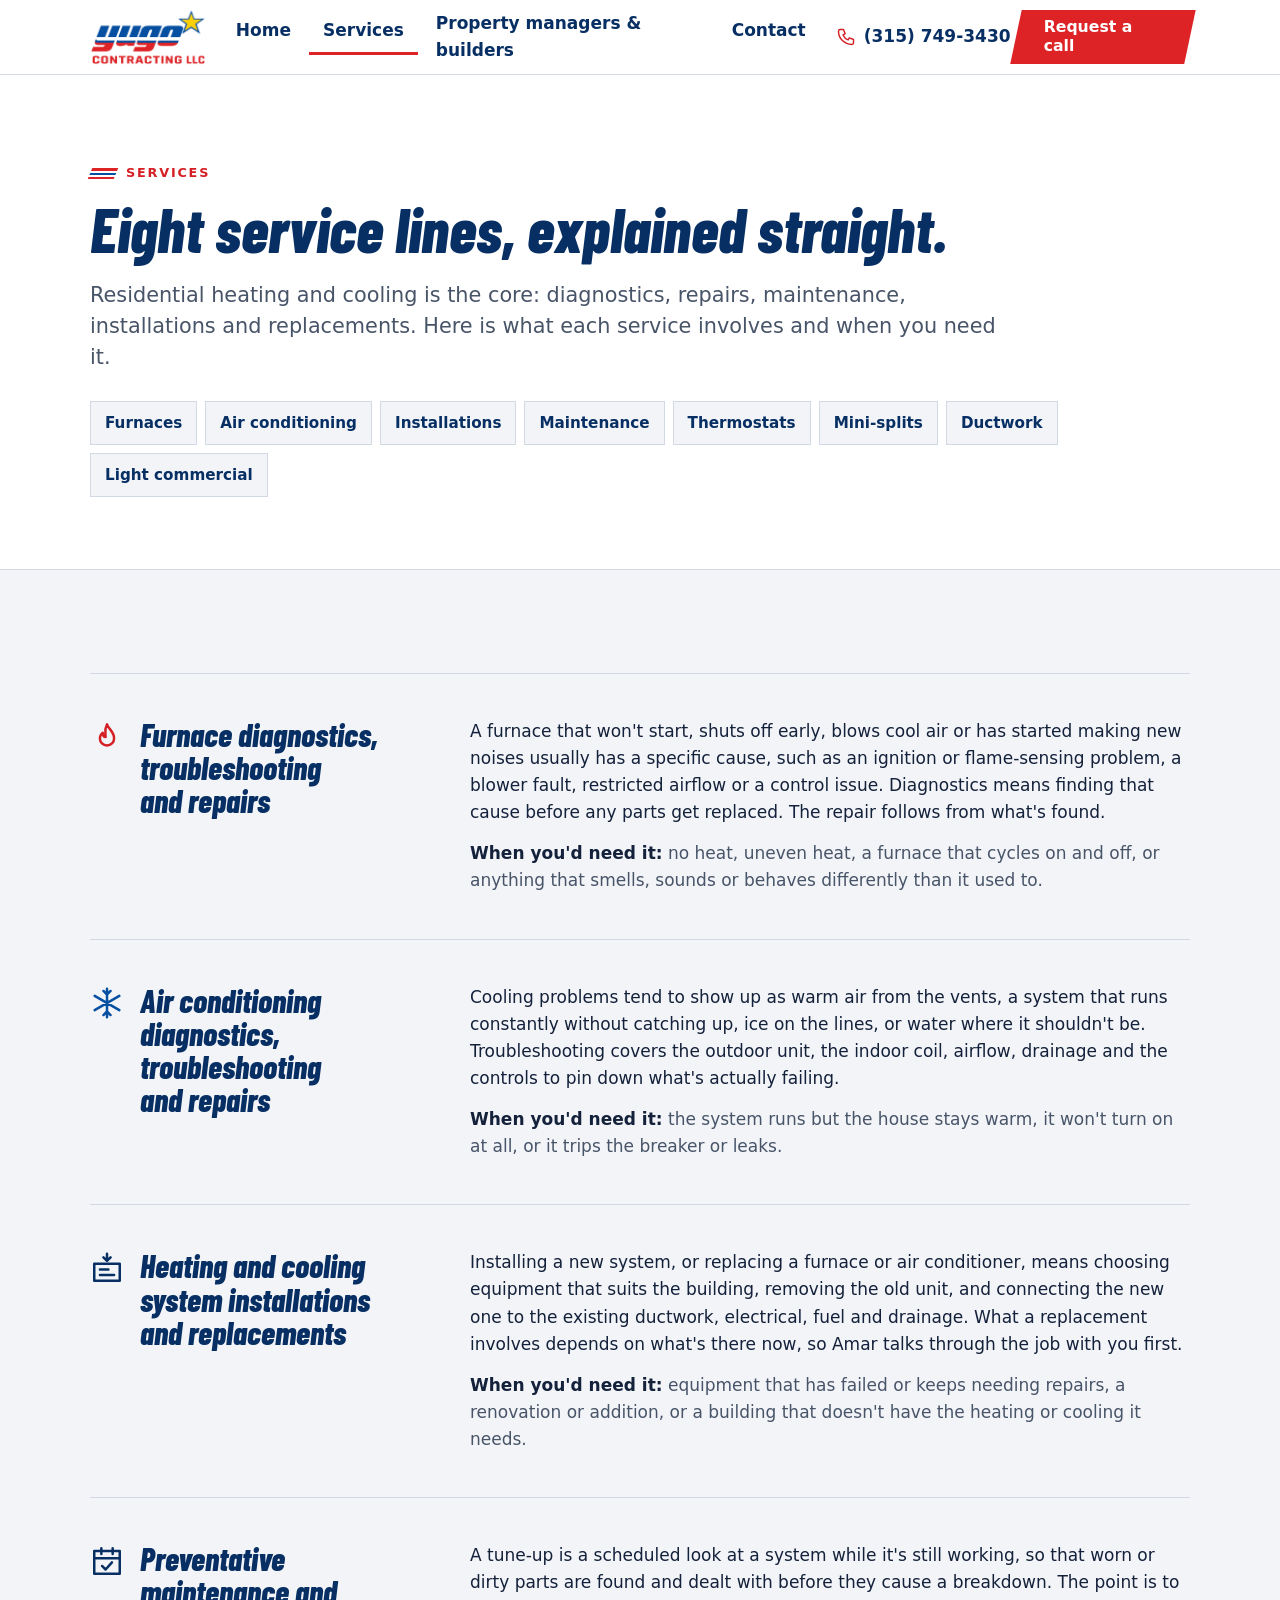
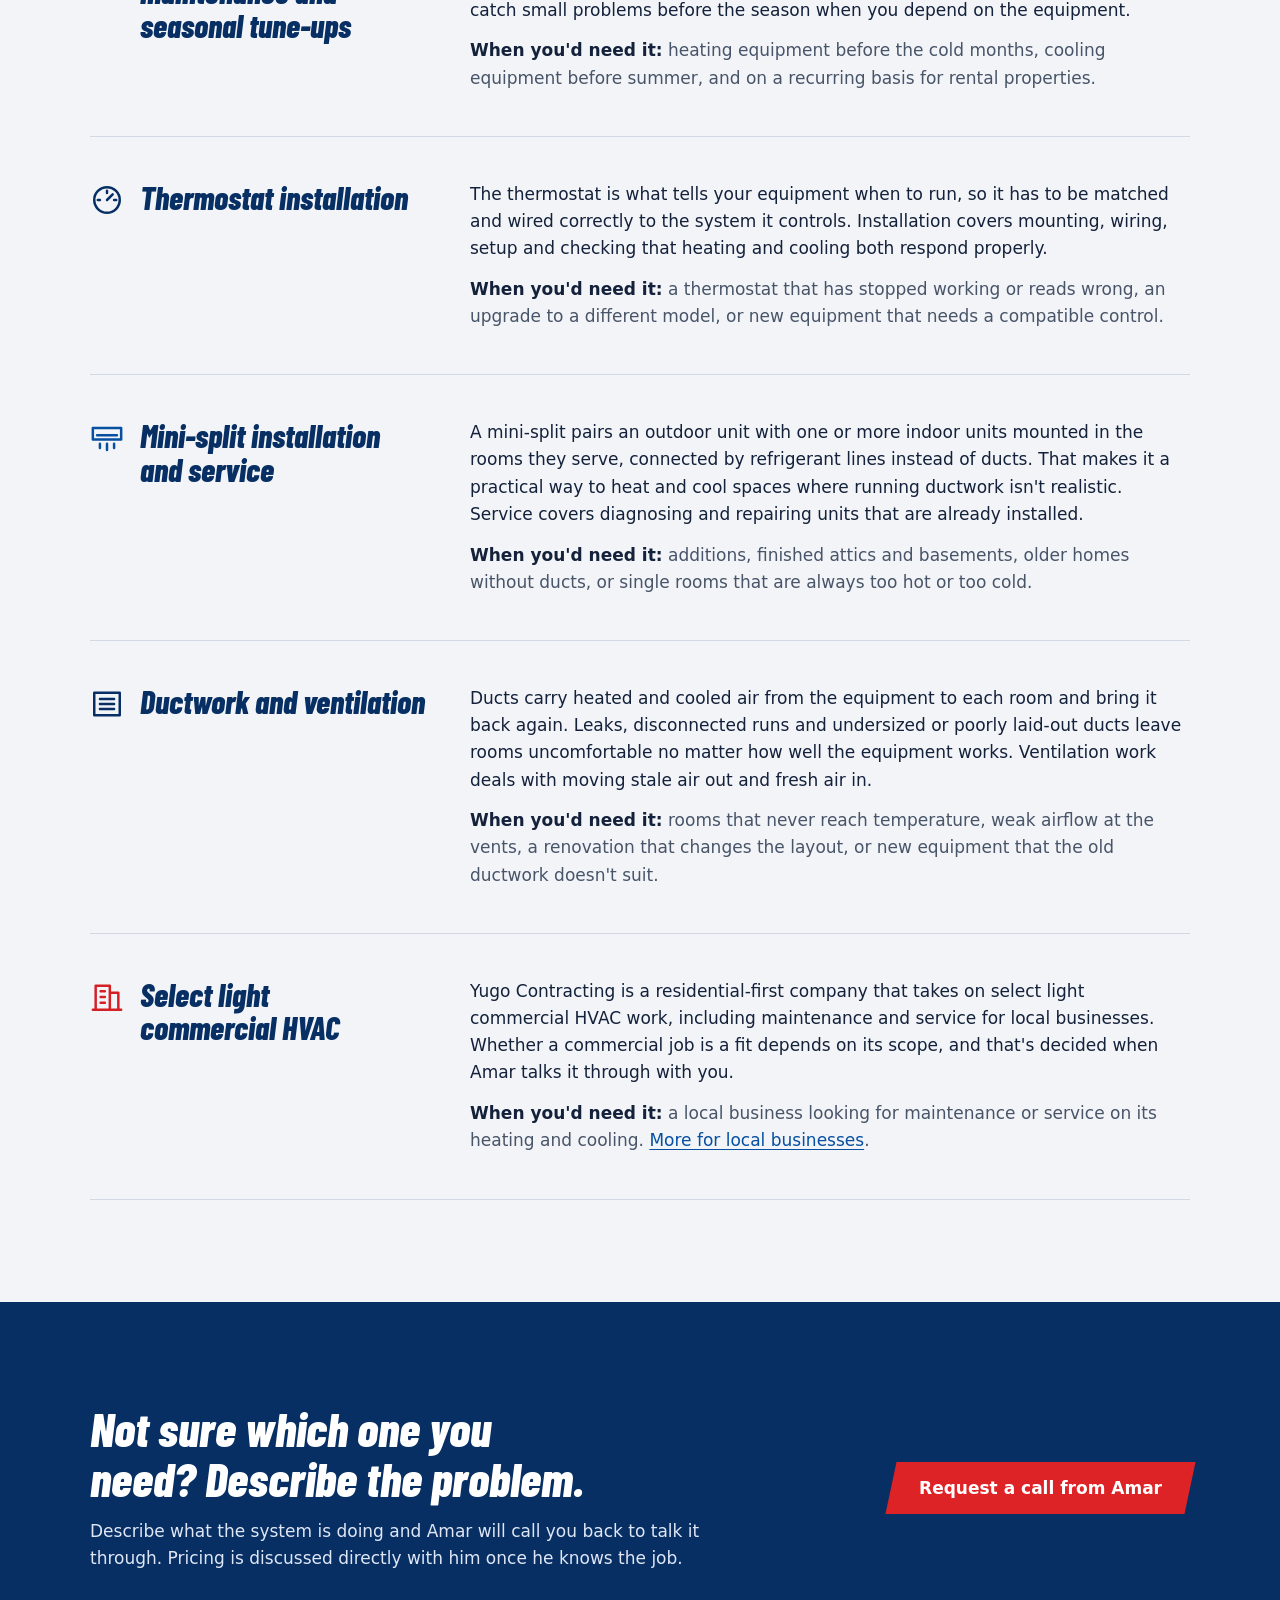
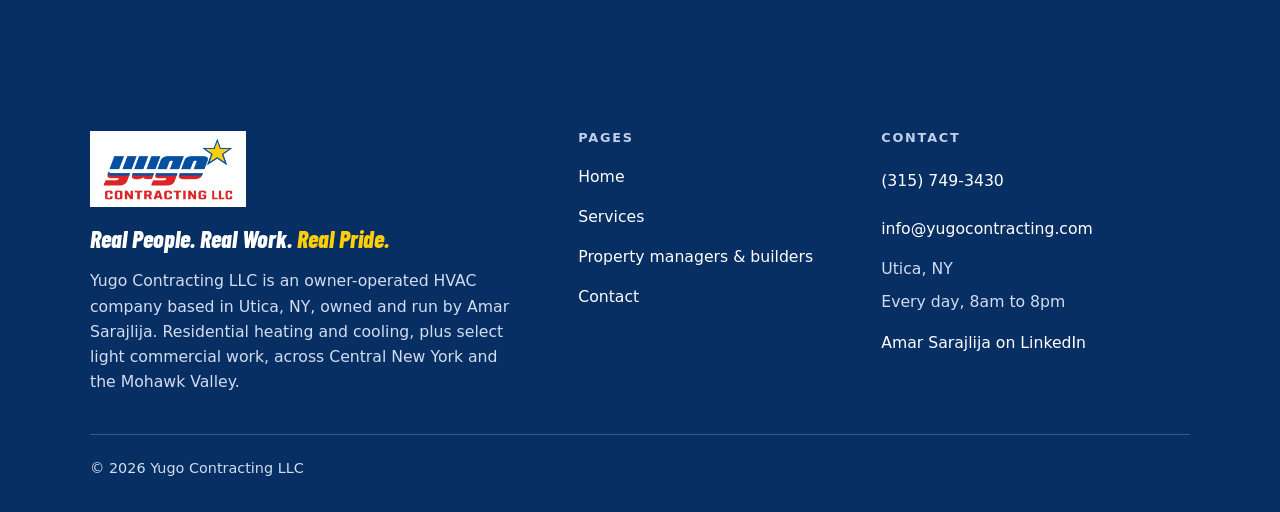
<file: services.html>
<!doctype html>
<html lang="en">
<head>
  <meta charset="utf-8">
  <meta name="viewport" content="width=device-width, initial-scale=1">
  <meta name="theme-color" content="#064fa1">
  <meta name="format-detection" content="telephone=no">
  <meta property="og:type" content="website">
  <meta property="og:site_name" content="Yugo Contracting LLC">
  <link rel="canonical" href="https://www.yugocontracting.com/services.html">
  <meta property="og:url" content="https://www.yugocontracting.com/services.html">
  <meta property="og:image" content="https://www.yugocontracting.com/assets/yugo-promo-poster.jpg">
  <meta property="og:image:width" content="1280">
  <meta property="og:image:height" content="720">
  <meta property="og:image:alt" content="Yugo Contracting LLC logo with the tagline Real People. Real Work. Real Pride.">
  <meta property="og:video" content="https://www.yugocontracting.com/assets/yugo-promo.mp4">
  <meta property="og:video:url" content="https://www.yugocontracting.com/assets/yugo-promo.mp4">
  <meta property="og:video:secure_url" content="https://www.yugocontracting.com/assets/yugo-promo.mp4">
  <meta property="og:video:type" content="video/mp4">
  <meta property="og:video:width" content="1280">
  <meta property="og:video:height" content="720">
  <meta name="twitter:card" content="summary_large_image">
  <meta name="twitter:image" content="https://www.yugocontracting.com/assets/yugo-promo-poster.jpg">
  <link rel="icon" href="assets/favicon.png" type="image/png">
  <link rel="apple-touch-icon" href="assets/apple-touch-icon.png">
  <link rel="preconnect" href="https://fonts.googleapis.com">
  <link rel="preconnect" href="https://fonts.gstatic.com" crossorigin>
  <link rel="stylesheet" href="https://fonts.googleapis.com/css2?family=Barlow+Condensed:ital,wght@1,800&amp;display=swap">
  <link rel="stylesheet" href="assets/styles.css">
  <title>HVAC services | Yugo Contracting, Utica, NY</title>
  <meta name="description" content="Furnace and air conditioning diagnostics and repairs, system installations and replacements, maintenance, thermostats, mini-splits, ductwork and select light commercial HVAC from Yugo Contracting in Utica, NY.">
  <meta property="og:title" content="HVAC services | Yugo Contracting">
  <meta property="og:description" content="What each service involves and when you'd need it: furnaces, air conditioning, installations, maintenance, thermostats, mini-splits, ductwork and select light commercial work.">
</head>
<body>
  <a class="skip" href="#main">Skip to content</a>

  <svg class="sprite" aria-hidden="true" focusable="false">
    <symbol id="mark" viewBox="0 0 164 62">
      <defs>
        <linearGradient id="yugo-split" gradientUnits="userSpaceOnUse" x1="0" y1="14" x2="0" y2="38">
          <stop offset="0" stop-color="#064fa1"/><stop offset="0.44" stop-color="#064fa1"/>
          <stop offset="0.44" stop-color="#ffffff"/><stop offset="0.5" stop-color="#ffffff"/>
          <stop offset="0.5" stop-color="#de2327"/><stop offset="0.6" stop-color="#de2327"/>
          <stop offset="0.6" stop-color="#ffffff"/><stop offset="0.65" stop-color="#ffffff"/>
          <stop offset="0.65" stop-color="#de2327"/><stop offset="1" stop-color="#de2327"/>
        </linearGradient>
      </defs>
      <text x="77" y="38" text-anchor="middle" textLength="92" lengthAdjust="spacingAndGlyphs" font-family="'Barlow Condensed','Arial Narrow','Helvetica Neue',Arial,sans-serif" font-size="33" font-style="italic" font-weight="800" fill="url(#yugo-split)">YUGO</text>
      <text x="73" y="50.500" text-anchor="middle" textLength="100" lengthAdjust="spacingAndGlyphs" font-family="'Barlow Condensed','Arial Narrow','Helvetica Neue',Arial,sans-serif" font-size="10.500" font-style="italic" font-weight="800" fill="#de2327">CONTRACTING LLC</text>
      <polygon transform="translate(148 12) scale(1.150)" points="0,-10 2.245,-3.090 9.510,-3.090 3.633,1.180 5.880,8.090 0,3.820 -5.880,8.090 -3.633,1.180 -9.510,-3.090 -2.245,-3.090" fill="#fecf06" stroke="#ffffff" stroke-width="1.500" stroke-linejoin="miter"/>
    </symbol>
    <symbol id="i-star" viewBox="-10 -10 20 20"><polygon points="0,-10 2.245,-3.090 9.510,-3.090 3.633,1.180 5.880,8.090 0,3.820 -5.880,8.090 -3.633,1.180 -9.510,-3.090 -2.245,-3.090"/></symbol>
    <symbol id="i-ext" viewBox="0 0 24 24"><path d="M14 4h6v6M20 4l-9 9M18 14v6H4V6h6"/></symbol>
    <symbol id="i-flame" viewBox="0 0 24 24"><path d="M12 3c1 3.500 5 5 5 10a5 5 0 0 1-10 0c0-2 1-3.200 2-4 0 2 1 3 2 3 0-3-1-5 1-9z"/></symbol>
    <symbol id="i-snow" viewBox="0 0 24 24"><path d="M12 2v20M3.300 7l17.400 10M20.700 7 3.300 17M12 6 9.500 3.500M12 6l2.500-2.500M12 18l-2.500 2.500M12 18l2.500 2.500"/></symbol>
    <symbol id="i-system" viewBox="0 0 24 24"><rect x="3" y="9" width="18" height="12"/><path d="M7 13h6M7 17h10M12 2v4.500M9.500 4.500 12 7l2.500-2.500"/></symbol>
    <symbol id="i-calendar" viewBox="0 0 24 24"><rect x="3" y="5" width="18" height="16"/><path d="M3 10h18M8 3v4M16 3v4M8.500 15.500l2.500 2.500 4.500-5"/></symbol>
    <symbol id="i-thermostat" viewBox="0 0 24 24"><circle cx="12" cy="12" r="9"/><path d="M12 12l4-4M12 5.500v1.500M5.500 12H7M17 12h1.500"/></symbol>
    <symbol id="i-split" viewBox="0 0 24 24"><rect x="2" y="5" width="20" height="8"/><path d="M5 10h14M7 16v3M12 16v4.500M17 16v3"/></symbol>
    <symbol id="i-duct" viewBox="0 0 24 24"><rect x="3" y="4" width="18" height="16"/><path d="M7 8.500h10M7 12h10M7 15.500h10"/></symbol>
    <symbol id="i-building" viewBox="0 0 24 24"><path d="M4 21V4h10v17M14 9h6v12M2 21h20M7.500 8h3M7.500 12h3M7.500 16h3"/></symbol>
    <symbol id="i-phone" viewBox="0 0 24 24"><path d="M5 3h4l2 5-2.500 1.500a11 11 0 0 0 6 6L16 13l5 2v4a2 2 0 0 1-2 2A16 16 0 0 1 3 5a2 2 0 0 1 2-2z"/></symbol>
    <symbol id="i-mail" viewBox="0 0 24 24"><rect x="3" y="5" width="18" height="14"/><path d="m3 7 9 6 9-6"/></symbol>
    <symbol id="i-pin" viewBox="0 0 24 24"><path d="M12 21s7-6.200 7-11a7 7 0 0 0-14 0c0 4.800 7 11 7 11z"/><circle cx="12" cy="10" r="2.500"/></symbol>
    <symbol id="i-clock" viewBox="0 0 24 24"><circle cx="12" cy="12" r="9"/><path d="M12 7v5l3 2"/></symbol>
    <symbol id="i-arrow" viewBox="0 0 24 24"><path d="M5 12h14M13 6l6 6-6 6"/></symbol>
    <symbol id="i-check" viewBox="0 0 24 24"><path d="m5 12.500 4.500 4.500L19 7.500"/></symbol>
    <symbol id="i-user" viewBox="0 0 24 24"><circle cx="12" cy="8" r="4"/><path d="M4 21c0-4 3.600-6 8-6s8 2 8 6"/></symbol>
    <symbol id="i-home" viewBox="0 0 24 24"><path d="M3 11.500 12 4l9 7.500M5.500 10v10h13V10M10 20v-6h4v6"/></symbol>
    <symbol id="i-menu" viewBox="0 0 24 24"><path d="M4 7h16M4 12h16M4 17h16"/></symbol>
  </svg>

  <header class="site-header">
    <div class="wrap header-row">
      <a class="brand" href="index.html" aria-label="Yugo Contracting LLC, home" data-logo>
        <img class="brand-img" src="assets/logo-mark.webp" alt="Yugo Contracting LLC" width="480" height="232"><svg class="brand-logo" aria-hidden="true" hidden><use href="#mark"/></svg>
      </a>
      <button class="nav-toggle" type="button" aria-expanded="false" aria-controls="site-nav">
        <svg class="icon" aria-hidden="true"><use href="#i-menu"/></svg>Menu
      </button>
      <nav class="site-nav" id="site-nav" aria-label="Main">
        <ul>
          <li><a href="index.html">Home</a></li>
          <li><a href="services.html" aria-current="page">Services</a></li>
          <li><a href="partners.html">Property managers &amp; builders</a></li>
          <li><a href="contact.html">Contact</a></li>
        </ul>
      </nav>
      <div class="header-actions">
        <a class="header-phone" href="contact.html" data-cfg-href="tel">
          <svg class="icon" aria-hidden="true"><use href="#i-phone"/></svg><span data-cfg="phone">Call</span>
        </a>
        <a class="btn btn-primary btn-small" href="contact.html#request">Request a call</a>
      </div>
    </div>
  </header>

  <main id="main">
    <section class="page-hero">
      <div class="wrap">
        <span class="eyebrow">Services</span>
        <h1>Eight service lines, explained straight.</h1>
        <p class="lede">Residential heating and cooling is the core: diagnostics, repairs, maintenance, installations and replacements. Here is what each service involves and when you need it.</p>
        <ul class="jump" aria-label="Jump to a service">
          <li><a href="#furnace">Furnaces</a></li>
          <li><a href="#air-conditioning">Air conditioning</a></li>
          <li><a href="#installations">Installations</a></li>
          <li><a href="#maintenance">Maintenance</a></li>
          <li><a href="#thermostats">Thermostats</a></li>
          <li><a href="#mini-splits">Mini-splits</a></li>
          <li><a href="#ductwork">Ductwork</a></li>
          <li><a href="#light-commercial">Light commercial</a></li>
        </ul>
      </div>
    </section>

    <section class="section">
      <div class="wrap">
        <ul class="service-list">
          <li class="service heat" id="furnace">
            <div class="service-title">
              <svg class="icon" aria-hidden="true"><use href="#i-flame"/></svg>
              <h2>Furnace diagnostics, troubleshooting and repairs</h2>
            </div>
            <div>
              <p>A furnace that won't start, shuts off early, blows cool air or has started making new noises usually has a specific cause, such as an ignition or flame-sensing problem, a blower fault, restricted airflow or a control issue. Diagnostics means finding that cause before any parts get replaced. The repair follows from what's found.</p>
              <p class="when"><b>When you'd need it:</b> no heat, uneven heat, a furnace that cycles on and off, or anything that smells, sounds or behaves differently than it used to.</p>
            </div>
          </li>

          <li class="service cool" id="air-conditioning">
            <div class="service-title">
              <svg class="icon" aria-hidden="true"><use href="#i-snow"/></svg>
              <h2>Air conditioning diagnostics, troubleshooting and repairs</h2>
            </div>
            <div>
              <p>Cooling problems tend to show up as warm air from the vents, a system that runs constantly without catching up, ice on the lines, or water where it shouldn't be. Troubleshooting covers the outdoor unit, the indoor coil, airflow, drainage and the controls to pin down what's actually failing.</p>
              <p class="when"><b>When you'd need it:</b> the system runs but the house stays warm, it won't turn on at all, or it trips the breaker or leaks.</p>
            </div>
          </li>

          <li class="service" id="installations">
            <div class="service-title">
              <svg class="icon" aria-hidden="true"><use href="#i-system"/></svg>
              <h2>Heating and cooling system installations and replacements</h2>
            </div>
            <div>
              <p>Installing a new system, or replacing a furnace or air conditioner, means choosing equipment that suits the building, removing the old unit, and connecting the new one to the existing ductwork, electrical, fuel and drainage. What a replacement involves depends on what's there now, so Amar talks through the job with you first.</p>
              <p class="when"><b>When you'd need it:</b> equipment that has failed or keeps needing repairs, a renovation or addition, or a building that doesn't have the heating or cooling it needs.</p>
            </div>
          </li>

          <li class="service" id="maintenance">
            <div class="service-title">
              <svg class="icon" aria-hidden="true"><use href="#i-calendar"/></svg>
              <h2>Preventative maintenance and seasonal tune-ups</h2>
            </div>
            <div>
              <p>A tune-up is a scheduled look at a system while it's still working, so that worn or dirty parts are found and dealt with before they cause a breakdown. The point is to catch small problems before the season when you depend on the equipment.</p>
              <p class="when"><b>When you'd need it:</b> heating equipment before the cold months, cooling equipment before summer, and on a recurring basis for rental properties.</p>
            </div>
          </li>

          <li class="service" id="thermostats">
            <div class="service-title">
              <svg class="icon" aria-hidden="true"><use href="#i-thermostat"/></svg>
              <h2>Thermostat installation</h2>
            </div>
            <div>
              <p>The thermostat is what tells your equipment when to run, so it has to be matched and wired correctly to the system it controls. Installation covers mounting, wiring, setup and checking that heating and cooling both respond properly.</p>
              <p class="when"><b>When you'd need it:</b> a thermostat that has stopped working or reads wrong, an upgrade to a different model, or new equipment that needs a compatible control.</p>
            </div>
          </li>

          <li class="service cool" id="mini-splits">
            <div class="service-title">
              <svg class="icon" aria-hidden="true"><use href="#i-split"/></svg>
              <h2>Mini-split installation and service</h2>
            </div>
            <div>
              <p>A mini-split pairs an outdoor unit with one or more indoor units mounted in the rooms they serve, connected by refrigerant lines instead of ducts. That makes it a practical way to heat and cool spaces where running ductwork isn't realistic. Service covers diagnosing and repairing units that are already installed.</p>
              <p class="when"><b>When you'd need it:</b> additions, finished attics and basements, older homes without ducts, or single rooms that are always too hot or too cold.</p>
            </div>
          </li>

          <li class="service" id="ductwork">
            <div class="service-title">
              <svg class="icon" aria-hidden="true"><use href="#i-duct"/></svg>
              <h2>Ductwork and ventilation</h2>
            </div>
            <div>
              <p>Ducts carry heated and cooled air from the equipment to each room and bring it back again. Leaks, disconnected runs and undersized or poorly laid-out ducts leave rooms uncomfortable no matter how well the equipment works. Ventilation work deals with moving stale air out and fresh air in.</p>
              <p class="when"><b>When you'd need it:</b> rooms that never reach temperature, weak airflow at the vents, a renovation that changes the layout, or new equipment that the old ductwork doesn't suit.</p>
            </div>
          </li>

          <li class="service heat" id="light-commercial">
            <div class="service-title">
              <svg class="icon" aria-hidden="true"><use href="#i-building"/></svg>
              <h2>Select light commercial HVAC</h2>
            </div>
            <div>
              <p>Yugo Contracting is a residential-first company that takes on select light commercial HVAC work, including maintenance and service for local businesses. Whether a commercial job is a fit depends on its scope, and that's decided when Amar talks it through with you.</p>
              <p class="when"><b>When you'd need it:</b> a local business looking for maintenance or service on its heating and cooling. <a href="partners.html#businesses">More for local businesses</a>.</p>
            </div>
          </li>
        </ul>
      </div>
    </section>

    <section class="section on-dark" aria-labelledby="band-h">
      <div class="wrap band-grid">
        <div>
          <h2 id="band-h">Not sure which one you need? Describe the problem.</h2>
          <p>Describe what the system is doing and Amar will call you back to talk it through. Pricing is discussed directly with him once he knows the job.</p>
        </div>
        <div class="band-actions">
          <a class="btn btn-primary" href="contact.html#request">Request a call from Amar</a>
        </div>
      </div>
    </section>
  </main>

  <footer class="site-footer">
    <div class="wrap">
      <div class="footer-grid">
        <div class="footer-about">
          <a class="brand" href="index.html" aria-label="Yugo Contracting LLC, home" data-logo>
            <img class="brand-img" src="assets/logo-mark.webp" alt="Yugo Contracting LLC" width="480" height="232"><svg class="brand-logo" aria-hidden="true" hidden><use href="#mark"/></svg>
          </a>
          <p class="tagline">Real People. Real Work. <span>Real Pride.</span></p>
          <p>Yugo Contracting LLC is an owner-operated HVAC company based in Utica, NY, owned and run by Amar Sarajlija. Residential heating and cooling, plus select light commercial work, across Central New York and the Mohawk Valley.</p>
        </div>
        <nav aria-label="Footer">
          <h2>Pages</h2>
          <ul>
            <li><a href="index.html">Home</a></li>
            <li><a href="services.html" aria-current="page">Services</a></li>
            <li><a href="partners.html">Property managers &amp; builders</a></li>
            <li><a href="contact.html">Contact</a></li>
          </ul>
        </nav>
        <div class="footer-contact">
          <h2>Contact</h2>
          <ul>
            <li><a href="contact.html" data-cfg-href="tel"><span data-cfg="phone">Contact page</span></a></li>
            <li><a href="contact.html" data-cfg-href="mailto"><span data-cfg="email">Send a request</span></a></li>
            <li data-cfg="address">Utica, NY</li>
            <li data-cfg="hours"></li>
            <li data-show-if="linkedin" hidden><a href="contact.html" data-cfg-href="linkedin" target="_blank" rel="noopener">Amar Sarajlija on LinkedIn<span class="sr-only"> (opens in a new tab)</span></a></li>
          </ul>
        </div>
      </div>
      <div class="footer-base">
        <p>&copy; <span data-year></span> Yugo Contracting LLC</p>
        <p data-cfg="license" hidden></p>
      </div>
    </div>
  </footer>

  <nav class="action-bar" aria-label="Quick contact">
    <a href="contact.html" data-cfg-href="tel"><svg class="icon" aria-hidden="true"><use href="#i-phone"/></svg><span data-cfg="phone">Contact</span></a>
    <a href="contact.html#request">Request a call</a>
  </nav>

  <script src="assets/site.js"></script>
</body>
</html>
</file>
<file: assets/styles.css>
/* Yugo Contracting — shared stylesheet. No build step. */

:root {
  --ink: #072f63;
  --ink-2: #064fa1;
  --ink-3: #1a62b8;
  --paper: #f2f4f8;
  --white: #ffffff;
  --text: #14213a;
  --muted: #485468;
  --line: #d3d9e4;
  --line-dark: #2c5c9f;
  --heat: #d41f24;
  --heat-dark: #b3191e;
  --heat-bright: #fecf06;
  --cool: #064fa1;
  --cool-bright: #c3d8f8;
  --ok: #1f6b45;
  --err: #a8201a;
  --max: 1140px;
  --gutter: 20px;
  --font: system-ui, -apple-system, "Segoe UI", Roboto, "Helvetica Neue", Arial, sans-serif;
  --navy: #064fa1;
  --red: #de2327;
  --gold: #fecf06;
  --focus: #064fa1;
  --display: "Barlow Condensed", "Arial Narrow", "Helvetica Neue", Arial, sans-serif;
}

*,
*::before,
*::after {
  box-sizing: border-box;
}

html {
  -webkit-text-size-adjust: 100%;
  scroll-behavior: smooth;
  scroll-padding-top: 88px;
}

body {
  margin: 0;
  font-family: var(--font);
  font-size: 1.0625rem;
  line-height: 1.6;
  color: var(--text);
  background: var(--paper);
}

img,
svg {
  max-width: 100%;
}

h1,
h2,
h3 {
  margin: 0;
  line-height: 1.12;
  letter-spacing: -0.02em;
  font-weight: 800;
  color: var(--ink);
  text-wrap: balance;
}

h1 {
  font-size: clamp(2.2rem, 6.2vw, 3.9rem);
}

h2 {
  font-size: clamp(1.7rem, 3.8vw, 2.5rem);
}

h3 {
  font-size: 1.2rem;
  letter-spacing: -0.01em;
  line-height: 1.25;
}

p {
  margin: 0 0 1em;
}

a {
  color: var(--cool);
  text-underline-offset: 3px;
}

a:hover {
  color: var(--ink);
}

:focus-visible {
  outline: 3px solid var(--focus);
  outline-offset: 3px;
}

.wrap {
  width: 100%;
  max-width: var(--max);
  margin: 0 auto;
  padding: 0 var(--gutter);
}

.skip {
  position: absolute;
  left: 8px;
  top: -80px;
  z-index: 100;
  background: var(--ink);
  color: var(--white);
  padding: 12px 16px;
  font-weight: 700;
}

.skip:focus {
  top: 8px;
  color: var(--white);
}

.sprite {
  position: absolute;
  width: 0;
  height: 0;
  overflow: hidden;
}

.icon {
  width: 24px;
  height: 24px;
  flex: none;
  fill: none;
  stroke: currentColor;
  stroke-width: 1.75;
  stroke-linecap: round;
  stroke-linejoin: round;
}

.eyebrow {
  display: block;
  margin: 0 0 14px;
  font-size: 0.8rem;
  font-weight: 700;
  letter-spacing: 0.14em;
  text-transform: uppercase;
  color: var(--heat);
}

.lede {
  font-size: clamp(1.1rem, 2vw, 1.3rem);
  line-height: 1.5;
  color: var(--muted);
  max-width: 44em;
}

/* Buttons */

.btn {
  display: inline-flex;
  align-items: center;
  justify-content: center;
  gap: 10px;
  min-height: 52px;
  padding: 12px 22px;
  border: 2px solid transparent;
  font: inherit;
  font-weight: 700;
  line-height: 1.2;
  text-decoration: none;
  cursor: pointer;
  transition: background-color 0.15s ease, border-color 0.15s ease, color 0.15s ease;
}

.btn-primary {
  background: var(--heat);
  color: var(--white);
}

.btn-primary:hover {
  background: var(--heat-dark);
  color: var(--white);
}

.btn-ghost {
  border-color: var(--ink);
  color: var(--ink);
  background: transparent;
}

.btn-ghost:hover {
  background: var(--ink);
  color: var(--white);
}

.on-dark .btn-ghost {
  border-color: #a9bbe0;
  color: var(--white);
}

.on-dark .btn-ghost:hover {
  background: var(--white);
  border-color: var(--white);
  color: var(--ink);
}

.btn-small {
  min-height: 46px;
  padding: 8px 16px;
  font-size: 0.98rem;
}

.btn[disabled] {
  opacity: 0.6;
  cursor: progress;
}

/* Header */

.site-header {
  position: sticky;
  top: 0;
  z-index: 50;
  background: var(--white);
  border-bottom: 1px solid var(--line);
}

.header-row {
  display: flex;
  align-items: center;
  gap: 16px;
  min-height: 68px;
}

.brand {
  display: inline-flex;
  align-items: center;
  gap: 12px;
  margin-right: auto;
  color: var(--ink);
  text-decoration: none;
  min-height: 48px;
}

.brand svg {
  width: 40px;
  height: 40px;
  flex: none;
}

.brand-name {
  display: flex;
  flex-direction: column;
  line-height: 1;
}

.brand-name b {
  font-size: 1.35rem;
  font-weight: 900;
  letter-spacing: 0.04em;
}

.brand-name span {
  margin-top: 4px;
  font-size: 0.62rem;
  font-weight: 700;
  letter-spacing: 0.3em;
  color: var(--muted);
}

.nav-toggle {
  display: none;
  align-items: center;
  gap: 8px;
  min-height: 48px;
  padding: 0 12px;
  border: 1px solid var(--line);
  background: var(--white);
  color: var(--ink);
  font: inherit;
  font-weight: 700;
  cursor: pointer;
}

.site-nav ul {
  display: flex;
  gap: 4px;
  margin: 0;
  padding: 0;
  list-style: none;
}

.site-nav a {
  display: flex;
  align-items: center;
  min-height: 48px;
  padding: 0 14px;
  color: var(--ink);
  font-weight: 600;
  text-decoration: none;
  border-bottom: 3px solid transparent;
  border-top: 3px solid transparent;
}

.site-nav a:hover {
  border-bottom-color: var(--line);
}

.site-nav a[aria-current="page"] {
  border-bottom-color: var(--heat);
}

.header-actions {
  display: flex;
  align-items: center;
  gap: 14px;
}

.header-phone {
  display: inline-flex;
  align-items: center;
  gap: 8px;
  min-height: 48px;
  color: var(--ink);
  font-weight: 800;
  text-decoration: none;
  white-space: nowrap;
}

.header-phone .icon {
  color: var(--heat);
  width: 20px;
  height: 20px;
}

/* Mobile action bar */

.action-bar {
  display: none;
}

@media (max-width: 919px) {
  .js .nav-toggle {
    display: inline-flex;
  }

  .header-row {
    flex-wrap: wrap;
  }

  .site-nav {
    order: 5;
    flex-basis: 100%;
    border-top: 1px solid var(--line);
    padding: 6px 0 10px;
  }

  .js .site-nav {
    display: none;
  }

  .js .site-nav.is-open {
    display: block;
  }

  .site-nav ul {
    flex-direction: column;
    gap: 0;
  }

  .site-nav a {
    min-height: 52px;
    padding: 0 4px;
    border-top: 0;
    border-bottom: 1px solid var(--line);
  }

  .site-nav a[aria-current="page"] {
    border-bottom-color: var(--line);
    box-shadow: inset 4px 0 0 var(--heat);
    padding-left: 14px;
  }

  .header-actions {
    display: none;
  }

  .action-bar {
    position: fixed;
    left: 0;
    right: 0;
    bottom: 0;
    z-index: 60;
    display: grid;
    grid-template-columns: 1fr 1fr;
    background: var(--ink);
    border-top: 1px solid var(--line-dark);
    padding-bottom: env(safe-area-inset-bottom, 0);
  }

  .action-bar a {
    display: flex;
    align-items: center;
    justify-content: center;
    gap: 8px;
    min-height: 56px;
    padding: 6px 8px;
    color: var(--white);
    font-weight: 800;
    font-size: 0.98rem;
    text-decoration: none;
    text-align: center;
    line-height: 1.15;
  }

  .action-bar a + a {
    background: var(--heat);
  }

  .action-bar .icon {
    width: 20px;
    height: 20px;
  }

  body {
    padding-bottom: 57px;
  }
}

/* Sections */

.section {
  padding: clamp(56px, 8vw, 104px) 0;
}

.section-white {
  background: var(--white);
  border-top: 1px solid var(--line);
  border-bottom: 1px solid var(--line);
}

.section-head {
  max-width: 46em;
  margin-bottom: clamp(28px, 4vw, 48px);
}

.section-head h2 + p {
  margin-top: 16px;
}

.section-head p {
  color: var(--muted);
  font-size: 1.12rem;
  margin-bottom: 0;
}

.on-dark {
  background: var(--ink);
  color: #dfe6f5;
}

.on-dark h1,
.on-dark h2,
.on-dark h3 {
  color: var(--white);
}

.on-dark .eyebrow {
  color: var(--heat-bright);
}

.on-dark a:not(.btn) {
  color: var(--cool-bright);
}

.on-dark a:not(.btn):hover {
  color: var(--white);
}

/* Hero */

.hero {
  position: relative;
  overflow: hidden;
  background-color: var(--ink);
  background-image:
    linear-gradient(rgba(255, 255, 255, 0.035) 1px, transparent 1px),
    linear-gradient(90deg, rgba(255, 255, 255, 0.035) 1px, transparent 1px);
  background-size: 48px 48px;
}

.hero-grid {
  display: grid;
  gap: 40px;
  align-items: center;
  padding-top: clamp(56px, 9vw, 112px);
  padding-bottom: clamp(56px, 9vw, 112px);
}

.hero h1 em {
  font-style: normal;
  color: var(--heat-bright);
}

.hero .lede {
  margin-top: 22px;
  color: #dfe6f5;
}

.hero-actions {
  display: flex;
  flex-wrap: wrap;
  gap: 12px;
  margin-top: 32px;
}

.hero-note {
  margin: 18px 0 0;
  font-size: 0.95rem;
  color: #c9d5ee;
}

.hero-art {
  display: none;
}

.hero-art svg {
  display: block;
  width: 100%;
  height: auto;
}

@media (min-width: 920px) {
  .hero-grid {
    grid-template-columns: minmax(0, 1.25fr) minmax(0, 0.75fr);
    gap: 64px;
  }

  .hero-art {
    display: block;
  }
}

.page-hero {
  background: var(--white);
  border-bottom: 1px solid var(--line);
  padding: clamp(44px, 7vw, 88px) 0 clamp(40px, 6vw, 72px);
}

.page-hero h1 {
  font-size: clamp(2rem, 5.2vw, 3.2rem);
  max-width: 18em;
}

.page-hero .lede {
  margin-top: 20px;
  margin-bottom: 0;
}

/* Fact strip */

.facts {
  background: var(--ink-2);
  color: #dfe6f5;
  border-top: 1px solid var(--line-dark);
}

.facts ul {
  display: grid;
  margin: 0;
  padding: 0;
  list-style: none;
}

.facts li {
  display: flex;
  gap: 14px;
  align-items: flex-start;
  padding: 22px 0;
  border-top: 1px solid var(--line-dark);
}

.facts li:first-child {
  border-top: 0;
}

.facts .icon {
  margin-top: 2px;
  color: var(--heat-bright);
}

.facts li:nth-child(2) .icon {
  color: var(--cool-bright);
}

.facts strong {
  display: block;
  color: var(--white);
}

.facts span {
  font-size: 0.97rem;
}

@media (min-width: 760px) {
  .facts ul {
    grid-template-columns: repeat(3, 1fr);
    gap: 32px;
  }

  .facts li {
    border-top: 0;
    padding: 28px 0;
  }
}

/* Card grids */

.grid {
  display: grid;
  gap: 16px;
  margin: 0;
  padding: 0;
  list-style: none;
}

@media (min-width: 620px) {
  .grid-2,
  .grid-3,
  .grid-4 {
    grid-template-columns: repeat(2, 1fr);
  }
}

@media (min-width: 980px) {
  .grid-3 {
    grid-template-columns: repeat(3, 1fr);
  }

  .grid-4 {
    grid-template-columns: repeat(4, 1fr);
  }
}

.card {
  position: relative;
  display: flex;
  flex-direction: column;
  height: 100%;
  padding: 24px;
  background: var(--white);
  border: 1px solid var(--line);
  border-top: 3px solid var(--ink);
}

.section-white .card {
  background: var(--paper);
}

.card.heat {
  border-top-color: var(--heat);
}

.card.cool {
  border-top-color: var(--cool);
}

.card .icon {
  width: 30px;
  height: 30px;
  margin-bottom: 18px;
  color: var(--ink);
}

.card.heat .icon {
  color: var(--heat);
}

.card.cool .icon {
  color: var(--cool);
}

.card p {
  margin: 10px 0 0;
  color: var(--muted);
  font-size: 0.98rem;
}

.card h3 a {
  color: inherit;
  text-decoration: none;
}

.card h3 a::after {
  content: "";
  position: absolute;
  inset: 0;
}

.card:has(h3 a) {
  transition: border-color 0.15s ease, transform 0.15s ease;
}

.card:has(h3 a:hover) {
  border-color: var(--ink);
  transform: translateY(-2px);
}

.card:has(h3 a:focus-visible) {
  outline: 3px solid var(--focus);
  outline-offset: 3px;
}

.card h3 a:focus-visible {
  outline: none;
}

.card .more {
  margin-top: auto;
  padding-top: 18px;
  font-weight: 700;
  font-size: 0.95rem;
  color: var(--cool);
}

.section-foot {
  margin-top: 32px;
}

/* Audience list */

.audience {
  display: grid;
  margin: 0;
  padding: 0;
  list-style: none;
  border-top: 1px solid var(--line);
}

.audience li {
  position: relative;
  display: grid;
  gap: 6px 32px;
  padding: 24px 44px 24px 0;
  border-bottom: 1px solid var(--line);
}

.audience h3 {
  font-size: 1.3rem;
}

.audience h3 a {
  color: var(--ink);
  text-decoration: none;
}

.audience h3 a::after {
  content: "";
  position: absolute;
  inset: 0;
}

.audience p {
  margin: 0;
  color: var(--muted);
}

.audience .arrow {
  position: absolute;
  right: 4px;
  top: 50%;
  margin-top: -12px;
  color: var(--heat);
  transition: transform 0.15s ease;
}

.audience li:hover .arrow {
  transform: translateX(4px);
}

.audience li:has(a:focus-visible) {
  outline: 3px solid var(--focus);
  outline-offset: 3px;
}

.audience h3 a:focus-visible {
  outline: none;
}

@media (min-width: 820px) {
  .audience li {
    grid-template-columns: 300px 1fr;
    align-items: center;
    padding-right: 64px;
  }
}

/* Service area */

.area-grid {
  display: grid;
  gap: 32px;
}

.area-groups {
  display: grid;
  gap: 16px;
  margin: 0;
  padding: 0;
  list-style: none;
}

.area-groups li {
  padding: 20px 22px;
  border: 1px solid var(--line-dark);
  border-left: 3px solid var(--cool-bright);
  background: var(--ink-2);
}

.area-groups li:first-child {
  border-left-color: var(--heat-bright);
}

.area-groups strong {
  display: block;
  color: var(--white);
  font-size: 1.12rem;
}

.area-groups span {
  font-size: 0.98rem;
}

@media (min-width: 920px) {
  .area-grid {
    grid-template-columns: 0.9fr 1.1fr;
    gap: 64px;
    align-items: start;
  }

  .area-groups {
    grid-template-columns: 1fr 1fr;
  }
}

/* Steps */

.steps {
  display: grid;
  gap: 16px;
  margin: 0;
  padding: 0;
  list-style: none;
  counter-reset: step;
}

.steps li {
  counter-increment: step;
  padding: 26px 24px;
  background: var(--white);
  border: 1px solid var(--line);
}

.section-white .steps li {
  background: var(--paper);
}

.steps li::before {
  content: "0" counter(step);
  display: block;
  margin-bottom: 14px;
  font-size: 2.2rem;
  font-weight: 900;
  line-height: 1;
  letter-spacing: -0.03em;
  color: var(--heat);
}

.steps li:nth-child(2)::before {
  color: var(--ink);
}

.steps li:nth-child(3)::before {
  color: var(--cool);
}

.steps p {
  margin: 10px 0 0;
  color: var(--muted);
}

@media (min-width: 820px) {
  .steps {
    grid-template-columns: repeat(3, 1fr);
  }
}

.aside-note {
  margin: 28px 0 0;
  padding: 18px 22px;
  border-left: 3px solid var(--heat);
  background: var(--white);
  max-width: 52em;
}

.section-white .aside-note {
  background: var(--paper);
}

/* Contact band */

.band-grid {
  display: grid;
  gap: 28px;
  align-items: center;
}

.band-grid p {
  margin: 14px 0 0;
  max-width: 36em;
}

.band-actions {
  display: flex;
  flex-wrap: wrap;
  gap: 12px;
}

@media (min-width: 920px) {
  .band-grid {
    grid-template-columns: 1.3fr auto;
    gap: 56px;
  }
}

/* Services page */

.jump {
  display: flex;
  flex-wrap: wrap;
  gap: 8px;
  margin: 28px 0 0;
  padding: 0;
  list-style: none;
}

.jump a {
  display: inline-flex;
  align-items: center;
  min-height: 44px;
  padding: 6px 14px;
  border: 1px solid var(--line);
  background: var(--paper);
  color: var(--ink);
  font-weight: 600;
  font-size: 0.95rem;
  text-decoration: none;
}

.jump a:hover {
  border-color: var(--ink);
}

.service-list {
  display: grid;
  margin: 0;
  padding: 0;
  list-style: none;
  border-top: 1px solid var(--line);
}

.service {
  display: grid;
  gap: 14px 40px;
  padding: clamp(28px, 4vw, 44px) 0;
  border-bottom: 1px solid var(--line);
}

.service-title {
  display: flex;
  gap: 16px;
  align-items: flex-start;
}

.service-title .icon {
  width: 34px;
  height: 34px;
  margin-top: 2px;
  color: var(--ink);
}

.service.heat .icon {
  color: var(--heat);
}

.service.cool .icon {
  color: var(--cool);
}

.service h2 {
  font-size: clamp(1.35rem, 2.6vw, 1.7rem);
}

.service p {
  margin: 0 0 0.8em;
  max-width: 42em;
}

.service p:last-child {
  margin-bottom: 0;
}

.service .when {
  color: var(--muted);
}

.service .when b {
  color: var(--text);
}

@media (min-width: 860px) {
  .service {
    grid-template-columns: 340px 1fr;
  }
}

/* Partners page */

.partner {
  display: grid;
  gap: 24px 56px;
  padding: clamp(36px, 5vw, 60px) 0;
  border-bottom: 1px solid var(--line);
}

.partner:first-of-type {
  padding-top: 0;
}

.partner:last-of-type {
  border-bottom: 0;
  padding-bottom: 0;
}

.partner h2 {
  font-size: clamp(1.5rem, 3vw, 2rem);
}

.partner-intro p {
  margin: 14px 0 0;
  color: var(--muted);
}

.points {
  display: grid;
  gap: 0;
  margin: 0;
  padding: 0;
  list-style: none;
  border-top: 1px solid var(--line);
}

.points li {
  display: grid;
  grid-template-columns: 28px 1fr;
  gap: 14px;
  padding: 18px 0;
  border-bottom: 1px solid var(--line);
}

.points .icon {
  margin-top: 2px;
  color: var(--heat);
}

.points li:nth-child(even) .icon {
  color: var(--cool);
}

.points strong {
  display: block;
  color: var(--ink);
}

.points span {
  color: var(--muted);
}

@media (min-width: 900px) {
  .partner {
    grid-template-columns: 0.8fr 1.2fr;
  }
}

/* Forms */

.form-layout {
  display: grid;
  gap: 40px;
}

@media (min-width: 960px) {
  .form-layout {
    grid-template-columns: 0.8fr 1.2fr;
    gap: 64px;
    align-items: start;
  }
}

.form-panel {
  padding: clamp(22px, 4vw, 40px);
  background: var(--white);
  border: 1px solid var(--line);
  border-top: 4px solid var(--heat);
  color: var(--text);
}

.form-panel h2,
.form-panel h3 {
  color: var(--ink);
}

.form-panel > h2,
.form-panel > h3 {
  font-size: 1.5rem;
  margin-bottom: 6px;
}

.form-intro {
  margin: 0 0 22px;
  color: var(--muted);
}

.fields {
  display: grid;
  gap: 18px;
}

@media (min-width: 620px) {
  .fields {
    grid-template-columns: 1fr 1fr;
  }

  .field-wide {
    grid-column: 1 / -1;
  }
}

.field label,
.field legend {
  display: block;
  margin-bottom: 6px;
  padding: 0;
  font-weight: 700;
  color: var(--ink);
}

.field .opt {
  font-weight: 500;
  color: var(--muted);
}

.field input[type="text"],
.field input[type="tel"],
.field input[type="email"],
.field select,
.field textarea {
  display: block;
  width: 100%;
  min-height: 52px;
  padding: 12px 14px;
  border: 1.5px solid #8b95a3;
  border-radius: 0;
  background: var(--white);
  color: var(--text);
  font: inherit;
  appearance: none;
  -webkit-appearance: none;
}

.field select {
  padding-right: 40px;
  background-image: url("data:image/svg+xml,%3Csvg xmlns='http://www.w3.org/2000/svg' viewBox='0 0 16 16'%3E%3Cpath d='M3 6l5 5 5-5' fill='none' stroke='%230f1a2b' stroke-width='2'/%3E%3C/svg%3E");
  background-repeat: no-repeat;
  background-position: right 14px center;
  background-size: 14px;
}

.field textarea {
  min-height: 132px;
  resize: vertical;
}

.field input:focus,
.field select:focus,
.field textarea:focus {
  outline: 3px solid var(--cool-bright);
  outline-offset: 0;
  border-color: var(--cool);
}

.field [aria-invalid="true"] {
  border-color: var(--err);
  border-width: 2px;
}

.field .hint {
  display: block;
  margin-top: 6px;
  font-size: 0.9rem;
  color: var(--muted);
}

.field .error {
  display: block;
  margin-top: 6px;
  font-size: 0.93rem;
  font-weight: 700;
  color: var(--err);
}

.field .error:empty {
  display: none;
}

fieldset.field {
  margin: 0;
  padding: 0;
  border: 0;
  min-width: 0;
}

.checks {
  display: grid;
  gap: 8px;
}

@media (min-width: 620px) {
  .checks {
    grid-template-columns: 1fr 1fr;
  }
}

.check {
  display: flex;
  align-items: center;
  gap: 12px;
  min-height: 52px;
  padding: 8px 14px;
  border: 1.5px solid var(--line);
  background: var(--paper);
  font-weight: 600;
  cursor: pointer;
}

.check input {
  width: 22px;
  height: 22px;
  margin: 0;
  flex: none;
  accent-color: var(--heat);
}

.check:has(input:checked) {
  border-color: var(--ink);
  background: var(--white);
}

.hp {
  position: absolute;
  left: -9999px;
  width: 1px;
  height: 1px;
  overflow: hidden;
}

.form-foot {
  margin-top: 24px;
}

.form-foot .btn {
  width: 100%;
}

@media (min-width: 620px) {
  .form-foot .btn {
    width: auto;
    min-width: 240px;
  }
}

.form-mode {
  margin: 14px 0 0;
  font-weight: 600;
  color: var(--ink);
}

.form-mode:empty {
  display: none;
}

.fineprint {
  margin: 12px 0 0;
  font-size: 0.92rem;
  color: var(--muted);
}

.form-alert {
  margin: 0 0 20px;
  padding: 14px 16px;
  border: 2px solid var(--err);
  background: #fdf1f0;
  color: #6f1410;
  font-weight: 600;
}

.form-alert a {
  color: inherit;
}

.form-alert[hidden],
.form-result[hidden] {
  display: none;
}

.form-result {
  padding: 4px 0;
}

.form-result h3 {
  display: flex;
  gap: 12px;
  align-items: center;
  font-size: 1.5rem;
}

.form-result h3 .icon {
  width: 30px;
  height: 30px;
  color: var(--ok);
}

.form-result p {
  margin: 14px 0 0;
}

.form-result .btn {
  margin-top: 18px;
}

.form-result details {
  margin-top: 20px;
  border: 1px solid var(--line);
  background: var(--paper);
}

.form-result summary {
  min-height: 48px;
  padding: 12px 16px;
  font-weight: 700;
  cursor: pointer;
}

.form-result pre {
  margin: 0;
  padding: 16px;
  border-top: 1px solid var(--line);
  font: 0.92rem/1.5 ui-monospace, SFMono-Regular, Menlo, Consolas, monospace;
  white-space: pre-wrap;
  word-break: break-word;
}

/* Contact details */

.contact-list {
  display: grid;
  margin: 24px 0 0;
  padding: 0;
  list-style: none;
  border-top: 1px solid var(--line);
}

.contact-list li {
  display: grid;
  grid-template-columns: 28px 1fr;
  gap: 14px;
  padding: 18px 0;
  border-bottom: 1px solid var(--line);
}

.contact-list .icon {
  margin-top: 3px;
  color: var(--heat);
}

.contact-list small {
  display: block;
  font-size: 0.8rem;
  font-weight: 700;
  letter-spacing: 0.12em;
  text-transform: uppercase;
  color: var(--muted);
}

.contact-list a,
.contact-list b {
  font-size: 1.15rem;
  font-weight: 700;
  color: var(--ink);
  overflow-wrap: anywhere;
}

.contact-list span {
  display: block;
  color: var(--muted);
  font-size: 0.97rem;
}

/* Footer */

.site-footer {
  background: var(--ink);
  color: #d3dcf0;
  padding: 56px 0 32px;
  font-size: 0.98rem;
}

.footer-grid {
  display: grid;
  gap: 36px;
}

.site-footer .brand {
  color: var(--white);
}

.site-footer .brand-name span {
  color: #c3d0ec;
}

.site-footer h2 {
  margin-bottom: 12px;
  font-size: 0.8rem;
  letter-spacing: 0.14em;
  text-transform: uppercase;
  color: #c3d0ec;
}

.site-footer ul {
  margin: 0;
  padding: 0;
  list-style: none;
}

.site-footer li a {
  display: inline-flex;
  align-items: center;
  min-height: 40px;
}

.site-footer a:not(.brand) {
  color: var(--white);
  text-decoration: none;
}

.site-footer a:not(.brand):hover {
  text-decoration: underline;
}

.footer-about p {
  margin: 16px 0 0;
  max-width: 30em;
}

.footer-contact li {
  padding: 4px 0;
}

.footer-base {
  display: flex;
  flex-wrap: wrap;
  gap: 8px 24px;
  margin-top: 40px;
  padding-top: 22px;
  border-top: 1px solid var(--line-dark);
  font-size: 0.9rem;
}

.footer-base p {
  margin: 0;
}

@media (min-width: 820px) {
  .footer-grid {
    grid-template-columns: 1.4fr 0.8fr 1fr;
    gap: 56px;
  }
}

/* Preview ribbon: shown by site.js while any placeholder in CONFIG is unset. */

.preview-ribbon {
  position: fixed;
  right: 0;
  bottom: 0;
  z-index: 70;
  max-width: min(92vw, 420px);
  padding: 6px 12px;
  background: #ffe08a;
  color: #2b2200;
  border: 1px solid #b38a00;
  font-size: 0.78rem;
  font-weight: 700;
  line-height: 1.35;
}

@media (max-width: 919px) {
  .preview-ribbon {
    bottom: calc(57px + env(safe-area-inset-bottom, 0px));
  }
}

/* 404 */

.notfound {
  padding: clamp(72px, 12vw, 140px) 0;
}

.notfound .code {
  font-size: clamp(4rem, 16vw, 8rem);
  font-weight: 900;
  line-height: 1;
  letter-spacing: -0.04em;
  color: var(--ink);
}

.notfound .code span {
  color: var(--heat);
}

.notfound h1 {
  margin-top: 16px;
  font-size: clamp(1.6rem, 4vw, 2.4rem);
}

.notfound p {
  margin: 16px 0 0;
  color: var(--muted);
  max-width: 34em;
}

.notfound .hero-actions {
  margin-top: 28px;
}

[hidden] {
  display: none !important;
}

@media (prefers-reduced-motion: reduce) {
  html {
    scroll-behavior: auto;
  }

  *,
  *::before,
  *::after {
    transition: none !important;
    animation: none !important;
  }
}

@media print {
  .site-header,
  .action-bar,
  .preview-ribbon {
    display: none;
  }
}

@media (min-width: 960px) {
  .form-layout.flip {
    grid-template-columns: 1.2fr 0.8fr;
  }
}

.field .check {
  display: flex;
  margin: 0;
  font-weight: 600;
}

.service-title h2 {
  min-width: 0;
  overflow-wrap: anywhere;
}

/* Conversion pass: hero form, system-down band, next steps, group prompts */

.hero-grid {
  grid-template-areas: "head" "form" "rest";
  gap: 24px;
  align-items: start;
  padding-top: clamp(28px, 4.5vw, 52px);
  padding-bottom: clamp(40px, 6vw, 72px);
}

.hero-head {
  grid-area: head;
}

.hero-form {
  grid-area: form;
}

.hero-rest {
  grid-area: rest;
}

.hero h1 {
  font-size: clamp(2.1rem, 5vw, 3.4rem);
}

.hero .hero-rest .lede {
  margin-top: 0;
}

@media (min-width: 920px) {
  .hero-grid {
    grid-template-columns: minmax(0, 1.05fr) minmax(0, 0.95fr);
    grid-template-rows: auto 1fr;
    grid-template-areas: "head form" "rest form";
    gap: 24px 56px;
  }
}

.hero-form {
  padding: 22px 24px 24px;
}

.hero-form > h2 {
  font-size: 1.4rem;
  margin-bottom: 14px;
}

.hero-form .fields {
  gap: 14px;
}

.hero-form .form-foot {
  margin-top: 18px;
}

.hero-form .form-foot .btn {
  width: 100%;
}

.on-dark .form-panel a:not(.btn) {
  color: var(--cool);
}

.on-dark .form-panel a:not(.btn):hover {
  color: var(--ink);
}

.on-dark .form-panel .btn-ghost {
  border-color: var(--ink);
  color: var(--ink);
}

.on-dark .form-panel .btn-ghost:hover {
  background: var(--ink);
  color: var(--white);
}

.next-steps {
  margin-top: 20px;
  padding-top: 16px;
  border-top: 1px solid var(--line);
  font-size: 0.93rem;
  color: var(--muted);
}

.next-steps strong {
  display: block;
  margin-bottom: 6px;
  font-size: 0.78rem;
  letter-spacing: 0.12em;
  text-transform: uppercase;
  color: var(--ink);
}

.next-steps ol {
  display: grid;
  gap: 4px;
  margin: 0;
  padding: 0;
  list-style: none;
  counter-reset: next;
}

.next-steps li {
  counter-increment: next;
  display: grid;
  grid-template-columns: 22px 1fr;
}

.next-steps li::before {
  content: counter(next);
  font-weight: 800;
  color: var(--heat);
}

.down-band {
  background: #fdf1f1;
  border-bottom: 1px solid #f0cdcf;
  color: var(--ink);
  font-size: 0.98rem;
}

.down-band .wrap {
  display: flex;
  gap: 12px;
  align-items: flex-start;
  padding-top: 10px;
  padding-bottom: 10px;
}

.down-band .icon {
  width: 20px;
  height: 20px;
  margin-top: 3px;
  color: var(--heat);
}

.down-band p {
  margin: 0;
}

.down-band a {
  display: inline-block;
  padding: 4px 0;
  color: var(--ink);
  font-weight: 800;
  white-space: nowrap;
}

.group-cta {
  grid-column: 1 / -1;
  margin: 0;
  padding: 14px 18px;
  border-left: 3px solid var(--heat);
  background: var(--white);
  font-weight: 600;
}

.group-cta a {
  font-weight: 800;
}

/* ==========================================================================
   Rebrand: navy / red / gold, slanted display type, badge motifs
   ========================================================================== */

.on-dark,
.site-footer,
.action-bar,
.proof {
  --focus: #fecf06;
}

.on-dark .form-panel {
  --focus: #064fa1;
}

h1,
h2,
h3,
.brand-name b,
.steps li::before,
.notfound .code {
  font-family: var(--display);
  font-style: italic;
  font-weight: 800;
  letter-spacing: 0;
}

h1 {
  font-size: clamp(2.6rem, 7vw, 4.6rem);
  line-height: 1;
}

h2 {
  font-size: clamp(2rem, 4.6vw, 3rem);
  line-height: 1.04;
}

h3 {
  font-size: 1.45rem;
  line-height: 1.1;
}

.hero h1 {
  font-size: clamp(2.6rem, 6vw, 4.3rem);
}

.hero h1 em {
  font-style: italic;
  color: var(--gold);
}

.page-hero h1 {
  font-size: clamp(2.4rem, 6vw, 3.9rem);
}

.audience h3 {
  font-size: 1.6rem;
}

.service h2 {
  font-size: clamp(1.6rem, 3vw, 2rem);
}

.partner h2 {
  font-size: clamp(1.8rem, 3.4vw, 2.4rem);
}

.form-panel > h2,
.form-panel > h3,
.form-result h3 {
  font-size: 1.8rem;
}

.hero-form > h2 {
  font-size: 1.7rem;
}

.site-footer h2,
.next-steps strong {
  font-family: var(--font);
  font-style: normal;
}

.hero {
  background-color: var(--ink);
  background-image: linear-gradient(115deg, var(--ink) 0 58%, var(--ink-2) 58% 100%);
  background-size: auto;
}

.eyebrow {
  display: flex;
  align-items: center;
  gap: 10px;
  --stripe: var(--navy);
}

.on-dark .eyebrow {
  --stripe: #ffffff;
}

.eyebrow::before {
  content: "";
  flex: none;
  width: 26px;
  height: 11px;
  transform: skewX(-22deg);
  background: linear-gradient(var(--red) 0 3px, transparent 3px 5px, var(--stripe) 5px 7px, transparent 7px 9px, var(--red) 9px 11px);
}

.on-dark .eyebrow::before {
  background: linear-gradient(var(--gold) 0 3px, transparent 3px 5px, #ffffff 5px 7px, transparent 7px 9px, var(--red) 9px 11px);
}

/* Parallelogram buttons: the slant is drawn on ::before so text stays upright. */

.btn {
  position: relative;
  z-index: 0;
  border: 0;
  background: none;
  padding-left: 28px;
  padding-right: 28px;
}

.btn::before {
  content: "";
  position: absolute;
  inset: 0;
  z-index: -1;
  transform: skewX(-12deg);
  border: 2px solid transparent;
  transition: background-color 0.15s ease, border-color 0.15s ease;
}

.btn-primary,
.btn-primary:hover {
  background: none;
}

.btn-primary::before {
  background: var(--red);
}

.btn-primary:hover::before {
  background: var(--heat-dark);
}

.btn-ghost,
.btn-ghost:hover,
.on-dark .btn-ghost:hover,
.on-dark .form-panel .btn-ghost:hover {
  background: none;
}

.btn-ghost::before {
  border-color: var(--navy);
}

.btn-ghost:hover::before {
  background: var(--navy);
}

.on-dark .btn-ghost::before {
  border-color: #a9bbe0;
}

.on-dark .btn-ghost:hover::before {
  background: var(--white);
  border-color: var(--white);
}

.on-dark .form-panel .btn-ghost::before {
  border-color: var(--navy);
}

.on-dark .form-panel .btn-ghost:hover::before {
  background: var(--navy);
}

.btn:focus-visible {
  outline: none;
}

.btn:focus-visible::before {
  outline: 3px solid var(--focus);
  outline-offset: 3px;
}

.form-foot .btn,
.hero-form .form-foot .btn {
  width: calc(100% - 12px);
  margin-left: 6px;
}

@media (min-width: 620px) {
  .form-foot .btn {
    width: auto;
    margin-left: 6px;
  }

  .hero-form .form-foot .btn {
    width: calc(100% - 12px);
  }
}

.hero-actions,
.band-actions {
  padding-left: 6px;
}

/* Wordmark */

.brand {
  gap: 0;
}

.brand-logo {
  display: block;
  width: 140px;
  height: 53px;
}

.brand .brand-logo {
  width: 140px;
  height: 53px;
}

.brand-img {
  display: block;
  height: 50px;
  width: auto;
  max-width: 200px;
}

.site-footer .brand {
  padding: 6px 12px;
  background: var(--white);
}

.site-nav a[aria-current="page"] {
  border-bottom-color: var(--red);
}

.star {
  fill: var(--gold);
  stroke: none;
  flex: none;
  width: 20px;
  height: 20px;
}

.sr-only {
  position: absolute;
  width: 1px;
  height: 1px;
  overflow: hidden;
  clip-path: inset(50%);
  white-space: nowrap;
}

/* Hero panel: red top edge and the gold star breaking out of the corner */

.form-panel {
  position: relative;
  border-top-color: var(--red);
}

.hero-form::after {
  content: "";
  position: absolute;
  top: -20px;
  right: -8px;
  width: 40px;
  height: 40px;
  background: var(--gold);
  clip-path: polygon(50% 0%, 61% 35%, 98% 35%, 68% 57%, 79% 91%, 50% 70%, 21% 91%, 32% 57%, 2% 35%, 39% 35%);
}

/* Proof strip */

.proof {
  position: relative;
  background: var(--ink);
  color: #dfe6f5;
  padding-top: 10px;
}

.proof::before {
  content: "";
  position: absolute;
  left: 0;
  right: 0;
  top: 0;
  height: 10px;
  background: linear-gradient(var(--red) 0 4px, #ffffff 4px 6px, transparent 6px 8px, #ffffff 8px 9px, transparent 9px 10px);
}

.proof ul {
  display: grid;
  grid-template-columns: 1fr 1fr;
  gap: 0 20px;
  margin: 0;
  padding: 0;
  list-style: none;
}

.proof li {
  display: grid;
  grid-template-columns: auto 1fr;
  gap: 12px;
  align-items: center;
  padding: 18px 0;
  border-top: 1px solid var(--line-dark);
}

.proof li:nth-child(-n + 2) {
  border-top: 0;
}

.proof b {
  font-family: var(--display);
  font-style: italic;
  font-weight: 800;
  font-size: 3.2rem;
  line-height: 0.9;
  color: var(--gold);
}

.proof span {
  font-size: 0.95rem;
  line-height: 1.35;
}

.proof strong {
  display: block;
  color: var(--white);
}

@media (min-width: 900px) {
  .proof ul {
    grid-template-columns: repeat(4, 1fr);
    gap: 0 36px;
  }

  .proof li {
    padding: 26px 0;
    border-top: 0;
  }
}

/* Cards and steps pick up the palette */

.card {
  border-top-color: var(--navy);
}

.card.heat,
.card.cool {
  border-top-color: var(--red);
}

.card.cool .icon,
.card .icon {
  color: var(--navy);
}

.card.heat .icon {
  color: var(--red);
}

.steps li {
  border-left: 4px solid var(--navy);
}

.steps li::before {
  font-size: 2.8rem;
  color: var(--red);
}

.steps li:nth-child(2)::before,
.steps li:nth-child(3)::before {
  color: var(--red);
}

.area-groups li,
.area-groups li:first-child {
  border-left-color: var(--gold);
  background: var(--ink-2);
}

.check input {
  accent-color: var(--red);
}

.audience .arrow,
.points .icon,
.points li:nth-child(even) .icon,
.contact-list .icon {
  color: var(--red);
}

/* Meet the owner */

.owner-grid {
  display: grid;
  gap: 28px;
  align-items: start;
}

.owner-badge {
  display: flex;
  align-items: center;
  justify-content: center;
  width: 132px;
  height: 132px;
  margin-left: 14px;
  transform: skewX(-12deg);
  background: var(--navy);
  border-bottom: 10px solid var(--red);
  box-shadow: 8px 8px 0 var(--gold);
}

.owner-badge span {
  transform: skewX(12deg);
  font-family: var(--display);
  font-style: italic;
  font-weight: 800;
  font-size: 4rem;
  line-height: 1;
  color: var(--white);
}

.owner-role {
  margin: 8px 0 18px;
  font-weight: 800;
  letter-spacing: 0.1em;
  text-transform: uppercase;
  font-size: 0.85rem;
  color: var(--red);
}

.owner-copy p {
  max-width: 44em;
}

.owner-edu {
  color: var(--muted);
}

.owner-copy .btn {
  margin-top: 8px;
  margin-left: 6px;
}

@media (min-width: 760px) {
  .owner-grid {
    grid-template-columns: 180px 1fr;
    gap: 48px;
  }
}

/* Why an owner-operator */

.why {
  display: grid;
  gap: 16px;
  margin: 0;
  padding: 0;
  list-style: none;
}

.why li {
  display: grid;
  grid-template-columns: 24px 1fr;
  gap: 14px;
  padding: 22px;
  background: var(--ink-2);
  border-left: 4px solid var(--gold);
}

.why .star {
  margin-top: 4px;
}

.why h3 {
  color: var(--white);
}

.why p {
  margin: 8px 0 0;
}

@media (min-width: 760px) {
  .why {
    grid-template-columns: 1fr 1fr;
  }
}

/* Capabilities matrix */

.matrix-wrap {
  overflow-x: auto;
  border: 1px solid var(--line);
  background: var(--white);
}

.matrix {
  width: 100%;
  min-width: 680px;
  border-collapse: collapse;
  font-size: 0.97rem;
}

.matrix th,
.matrix td {
  padding: 14px 14px;
  border-bottom: 1px solid var(--line);
  text-align: center;
  vertical-align: middle;
}

.matrix thead th {
  background: var(--navy);
  color: var(--white);
  font-size: 0.86rem;
  line-height: 1.25;
  border-bottom: 4px solid var(--red);
}

.matrix th[scope="row"],
.matrix thead th:first-child {
  text-align: left;
}

.matrix th[scope="row"] {
  color: var(--ink);
  font-weight: 700;
}

.matrix tbody tr:last-child th,
.matrix tbody tr:last-child td {
  border-bottom: 0;
}

.matrix .yes {
  font-weight: 800;
  color: var(--navy);
}

.matrix .yes .star {
  vertical-align: middle;
}

.matrix .sel {
  font-weight: 700;
  color: var(--red);
}

.matrix .no {
  color: var(--muted);
}

.matrix-key {
  margin: 14px 0 0;
  font-size: 0.93rem;
  color: var(--muted);
}

/* Credential slots (hidden until CONFIG fills them) */

.cred-list {
  display: grid;
  gap: 12px;
  margin: 0;
  padding: 0;
  list-style: none;
}

.cred-list li {
  display: grid;
  grid-template-columns: 22px 1fr;
  gap: 12px;
  padding: 16px 18px;
  background: var(--white);
  border: 1px solid var(--line);
  border-left: 4px solid var(--gold);
  font-weight: 700;
  color: var(--ink);
}

.section-white .cred-list li {
  background: var(--paper);
}

@media (min-width: 760px) {
  .cred-list {
    grid-template-columns: repeat(2, 1fr);
  }
}

.review-list figure {
  margin: 0;
  height: 100%;
  padding: 24px;
  background: var(--white);
  border: 1px solid var(--line);
  border-top: 4px solid var(--navy);
}

.section-white .review-list figure {
  background: var(--paper);
}

.review-list blockquote {
  margin: 0;
  font-size: 1.08rem;
}

.review-list figcaption {
  margin-top: 14px;
  font-weight: 700;
  color: var(--ink);
}

.project-list img {
  display: block;
  width: 100%;
  aspect-ratio: 4 / 3;
  object-fit: cover;
  margin-bottom: 16px;
  background: var(--paper);
}

.project-list .town {
  margin-top: 4px;
  font-size: 0.85rem;
  font-weight: 700;
  letter-spacing: 0.1em;
  text-transform: uppercase;
  color: var(--red);
}

/* Company overview sheet */

.overview-sheet {
  max-width: 880px;
  margin: 0 auto;
  padding: clamp(20px, 4vw, 40px);
  background: var(--white);
  border: 1px solid var(--line);
  border-top: 6px solid var(--navy);
  box-shadow: 0 5px 0 var(--red);
}

.overview-head {
  display: flex;
  flex-wrap: wrap;
  gap: 16px 24px;
  align-items: center;
  justify-content: space-between;
  padding-bottom: 18px;
  border-bottom: 3px solid var(--navy);
}

.overview-head h3 {
  font-size: 2rem;
}

.overview-head p {
  margin: 4px 0 0;
  color: var(--muted);
  font-size: 0.95rem;
}

.overview-cols {
  display: grid;
  gap: 8px 36px;
  margin-top: 6px;
}

@media (min-width: 700px) {
  .overview-cols {
    grid-template-columns: 1fr 1fr;
  }
}

.overview-sheet h4 {
  margin: 18px 0 8px;
  font-size: 0.8rem;
  letter-spacing: 0.14em;
  text-transform: uppercase;
  color: var(--red);
}

.overview-sheet ul,
.overview-sheet ol {
  margin: 0;
  padding-left: 1.15em;
  font-size: 0.97rem;
}

.overview-sheet li {
  margin: 2px 0;
}

.overview-sheet dl {
  display: grid;
  grid-template-columns: auto 1fr;
  gap: 2px 14px;
  margin: 0;
  font-size: 0.97rem;
}

.overview-sheet dt {
  font-weight: 700;
  color: var(--ink);
}

.overview-sheet dd {
  margin: 0;
  overflow-wrap: anywhere;
}

.overview-note {
  margin: 16px 0 0;
  font-size: 0.92rem;
  color: var(--muted);
}

.overview-actions {
  max-width: 880px;
  margin: 24px auto 0;
  padding-left: 6px;
}

@media print {
  @page {
    margin: 14mm;
  }

  .skip,
  .site-footer,
  .down-band,
  .overview-actions,
  .form-panel,
  .hero-form {
    display: none !important;
  }

  body {
    padding: 0;
    background: #fff;
    font-size: 10.5pt;
  }

  html.print-overview main > *:not(#overview),
  html.print-overview #overview .section-head {
    display: none !important;
  }

  html.print-overview #overview {
    padding: 0;
    border: 0;
    background: #fff;
  }

  html.print-overview #overview .wrap {
    padding: 0;
    max-width: none;
  }

  html.print-overview .overview-sheet {
    max-width: none;
    padding: 0;
    border: 0;
    box-shadow: none;
  }

  .overview-cols {
    grid-template-columns: 1fr 1fr;
  }

  .overview-sheet,
  .overview-sheet * {
    -webkit-print-color-adjust: exact;
    print-color-adjust: exact;
  }
}

/* Real logo */

.header-row {
  min-height: 74px;
}

.brand-img {
  height: 56px;
}

.site-footer .brand-img {
  height: 64px;
}

.tagline {
  margin: 14px 0 0;
  font-family: var(--display);
  font-style: italic;
  font-weight: 800;
  font-size: clamp(1.35rem, 2.6vw, 1.7rem);
  line-height: 1.1;
  color: var(--white);
}

.tagline span {
  color: var(--gold);
}

.site-footer .tagline {
  font-size: 1.5rem;
  margin-top: 18px;
}

.overview-logo {
  display: block;
  width: 250px;
  max-width: 100%;
  height: auto;
}

.overview-tagline {
  margin: 18px 0 0;
  padding-top: 14px;
  border-top: 1px solid var(--line);
  font-family: var(--display);
  font-style: italic;
  font-weight: 800;
  font-size: 1.4rem;
  color: var(--navy);
}

@media print {
  html.print-overview {
    font-size: 11.5px;
  }

  html.print-overview .overview-head {
    flex-wrap: nowrap;
    padding-bottom: 10px;
  }

  html.print-overview .overview-logo {
    width: 165px;
  }

  html.print-overview .overview-sheet h4 {
    margin-top: 12px;
  }

  html.print-overview .overview-tagline {
    margin-top: 12px;
    padding-top: 10px;
  }
}

/* keep visually-hidden cell labels inside the scrolling table region */
.matrix-wrap,
.matrix td {
  position: relative;
}

/* Promo video beside the owner block */

.promo {
  margin: 0;
  max-width: 420px;
}

.promo video {
  display: block;
  width: 100%;
  height: auto;
  aspect-ratio: 16 / 9;
  background: var(--white);
  border: 1px solid var(--line);
  border-bottom: 5px solid var(--red);
}

.promo figcaption {
  margin-top: 10px;
  font-size: 0.88rem;
  line-height: 1.45;
  color: var(--muted);
}

@media (min-width: 760px) {
  .owner-grid .promo {
    grid-column: 2;
  }
}

@media (min-width: 1040px) {
  .owner-grid:has(.promo) {
    grid-template-columns: 180px 1fr 380px;
  }

  .owner-grid .promo {
    grid-column: 3;
  }
}
</file>
